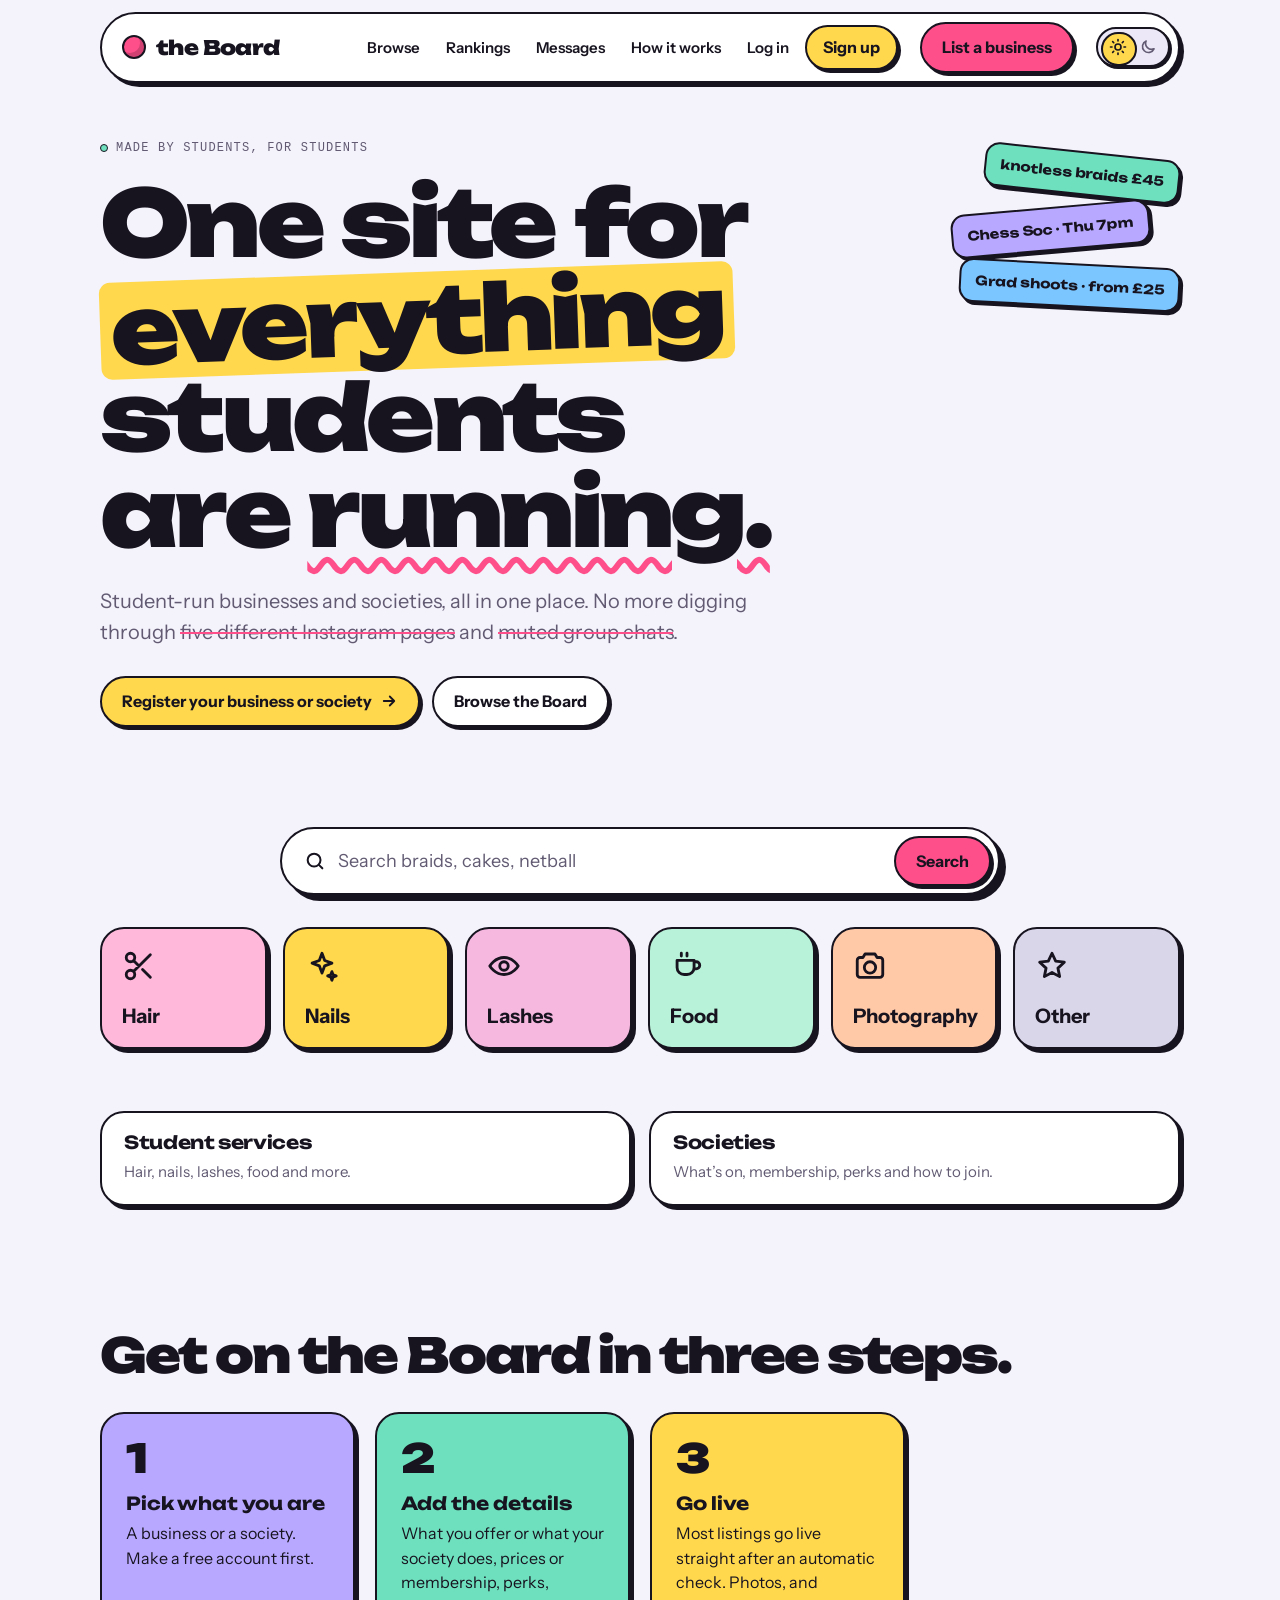
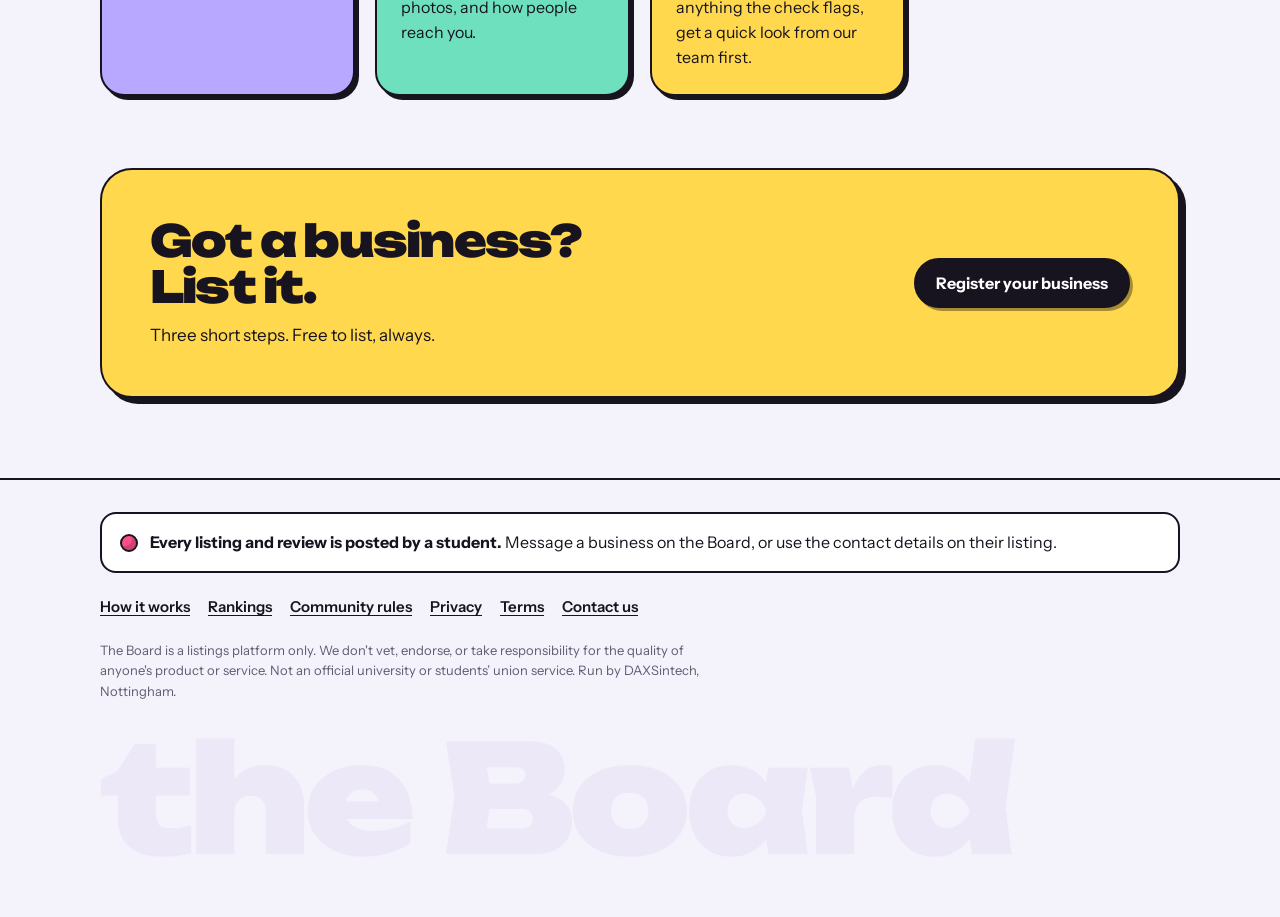
<file: index.html>
<!doctype html>
<html lang="en">
<head>
<meta charset="utf-8">
<script src="js/theme-boot.js"></script>
<meta name="viewport" content="width=device-width, initial-scale=1, viewport-fit=cover">
<meta name="color-scheme" content="light dark">
<title>the Board | Student businesses and societies</title>
<meta name="description" content="One place to find student-run businesses and societies: hair, nails, lashes, food, photography and more.">
<link rel="preload" href="fonts/instrument-sans-latin-400-normal.woff2" as="font" type="font/woff2" crossorigin>
<script src="js/vendor/supabase-2.119.0.js" defer></script>
<script src="js/core.js" defer></script>
<script src="js/home.js" defer></script>
<link rel="stylesheet" href="css/board.css">
</head>
<body data-page="home">

<header id="site-header"></header>

<main id="top">
  <section class="hero wrap">
    <div class="eyebrow"><i aria-hidden="true"></i>Made by students, for students</div>
    <h1>One site for <span class="hl">everything</span> students are <span class="sq">running.</span></h1>
    <p class="lede">Student-run businesses and societies, all in one place. No more digging through <s>five different Instagram pages</s> and <s>muted group chats</s>.</p>
    <div class="hero-ctas">
      <button class="btn" type="button" data-open-register>Register your business or society
        <svg width="18" height="18" viewBox="0 0 24 24" fill="none" stroke="currentColor" stroke-width="2.4" stroke-linecap="round" stroke-linejoin="round" aria-hidden="true"><path d="M5 12h14M13 6l6 6-6 6"/></svg>
      </button>
      <a class="btn ghost" href="#browse">Browse the Board</a>
    </div>
    <div class="stickers" aria-hidden="true">
      <div class="sticker a">knotless braids £45</div>
      <div class="sticker b">Chess Soc · Thu 7pm</div>
      <div class="sticker c">Grad shoots · from £25</div>
    </div>
  </section>

  <div class="marquee" id="marquee" role="region" aria-label="Top rated businesses" hidden><a class="mq-label" href="/rankings.html">Top rated<u>See rankings</u></a><ul class="sr" id="mq-list"></ul><div class="mq-scroll" aria-hidden="true"><div class="track" id="track"></div></div></div>

  <section class="wrap browse" id="browse" aria-labelledby="browse-h">
    <h2 class="sr" id="browse-h">Browse the Board</h2>

    <form class="search" role="search" id="search-form">
      <svg width="22" height="22" viewBox="0 0 24 24" fill="none" stroke="currentColor" stroke-width="2.2" stroke-linecap="round" stroke-linejoin="round" aria-hidden="true"><circle cx="11" cy="11" r="7"/><path d="M20 20l-3.5-3.5"/></svg>
      <label class="sr" for="q">Search the Board</label>
      <input id="q" type="search" placeholder="Search braids, cakes, netball" autocomplete="off">
      <button class="btn pink" type="submit">Search</button>
    </form>

    <div class="tiles" id="tiles" role="group" aria-label="Filter student services by category"></div>
    <div class="filter-note" id="filter-note" hidden></div>
    <div class="subs" id="subs" role="group" aria-label="Type" hidden></div>
    <div class="promo-c" id="promo-c" hidden></div>

    <div class="lanes" id="lanes" role="tablist" aria-label="Board sections"></div>
    <p class="sr" id="status" aria-live="polite"></p>
    <div class="grid" id="grid" role="tabpanel"></div>
  </section>

  <section class="wrap how" id="how" aria-labelledby="how-h">
    <h2 id="how-h">Get on the Board in three steps.</h2>
    <div class="step"><b>1</b><h3>Pick what you are</h3><p>A business or a society. Make a free account first.</p></div>
    <div class="step"><b>2</b><h3>Add the details</h3><p>What you offer or what your society does, prices or membership, perks, photos, and how people reach you.</p></div>
    <div class="step"><b>3</b><h3>Go live</h3><p>Most listings go live straight after an automatic check. Photos, and anything the check flags, get a quick look from our team first.</p></div>
  </section>

  <section class="wrap" aria-labelledby="join-h">
    <div class="banner">
      <div>
        <h2 id="join-h">Got a business? List it.</h2>
        <p>Three short steps. Free to list, always.</p>
      </div>
      <button class="btn dark" type="button" data-open-register>Register your business</button>
    </div>
  </section>
</main>

<footer id="site-footer"></footer>

<div class="overlay" id="overlay" hidden>
  <div class="sheet" id="sheet" role="dialog" aria-modal="true" aria-labelledby="sheet-title">
    <div class="sheet-head">
      <h2 id="sheet-title" tabindex="-1">Register</h2>
      <button class="x" id="close" type="button" aria-label="Close">
        <svg width="16" height="16" viewBox="0 0 24 24" fill="none" stroke="currentColor" stroke-width="2.6" stroke-linecap="round" aria-hidden="true"><path d="M6 6l12 12M18 6L6 18"/></svg>
      </button>
    </div>
    <div class="progress" aria-hidden="true"><i></i><i></i><i></i><i></i></div>
    <div id="step"></div>
  </div>
</div>

<noscript><div class="wrap" style="padding-block:24px">The Board needs JavaScript to show listings.</div></noscript>

</body>
</html>
</file>
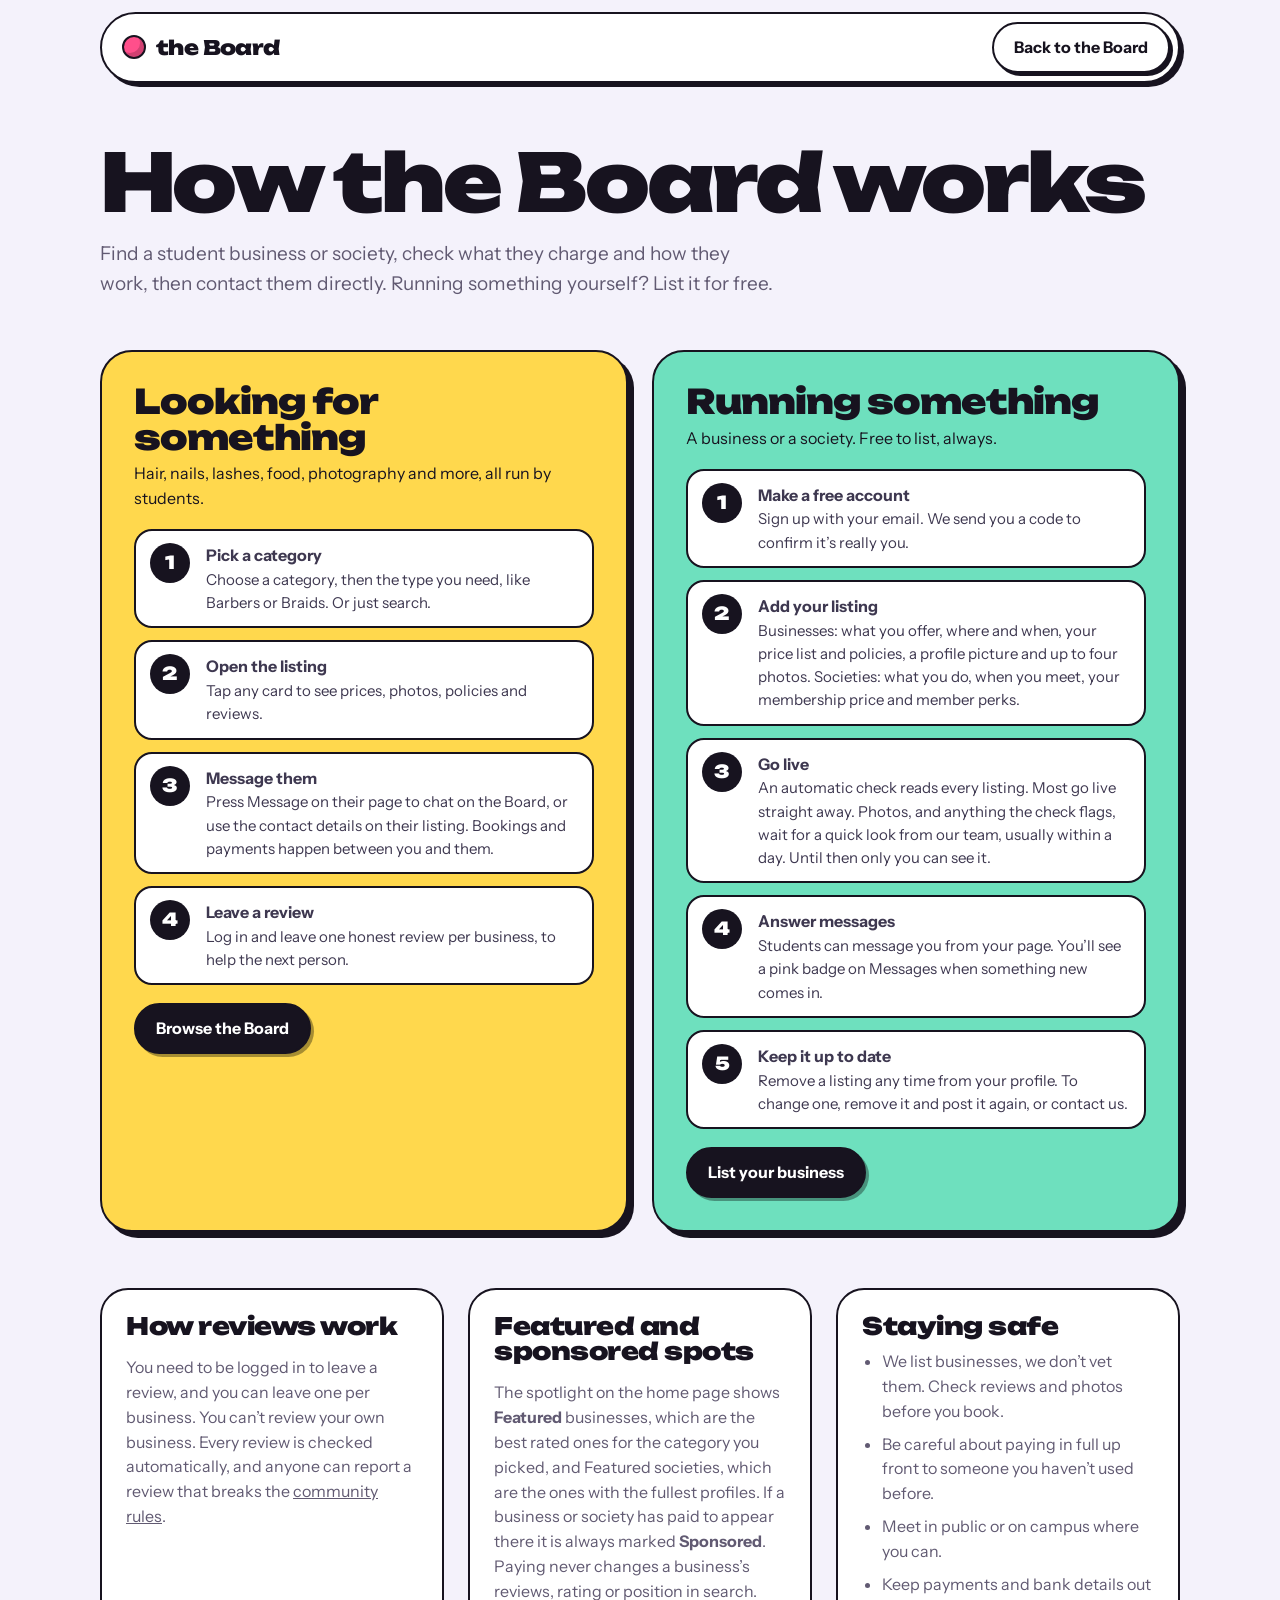
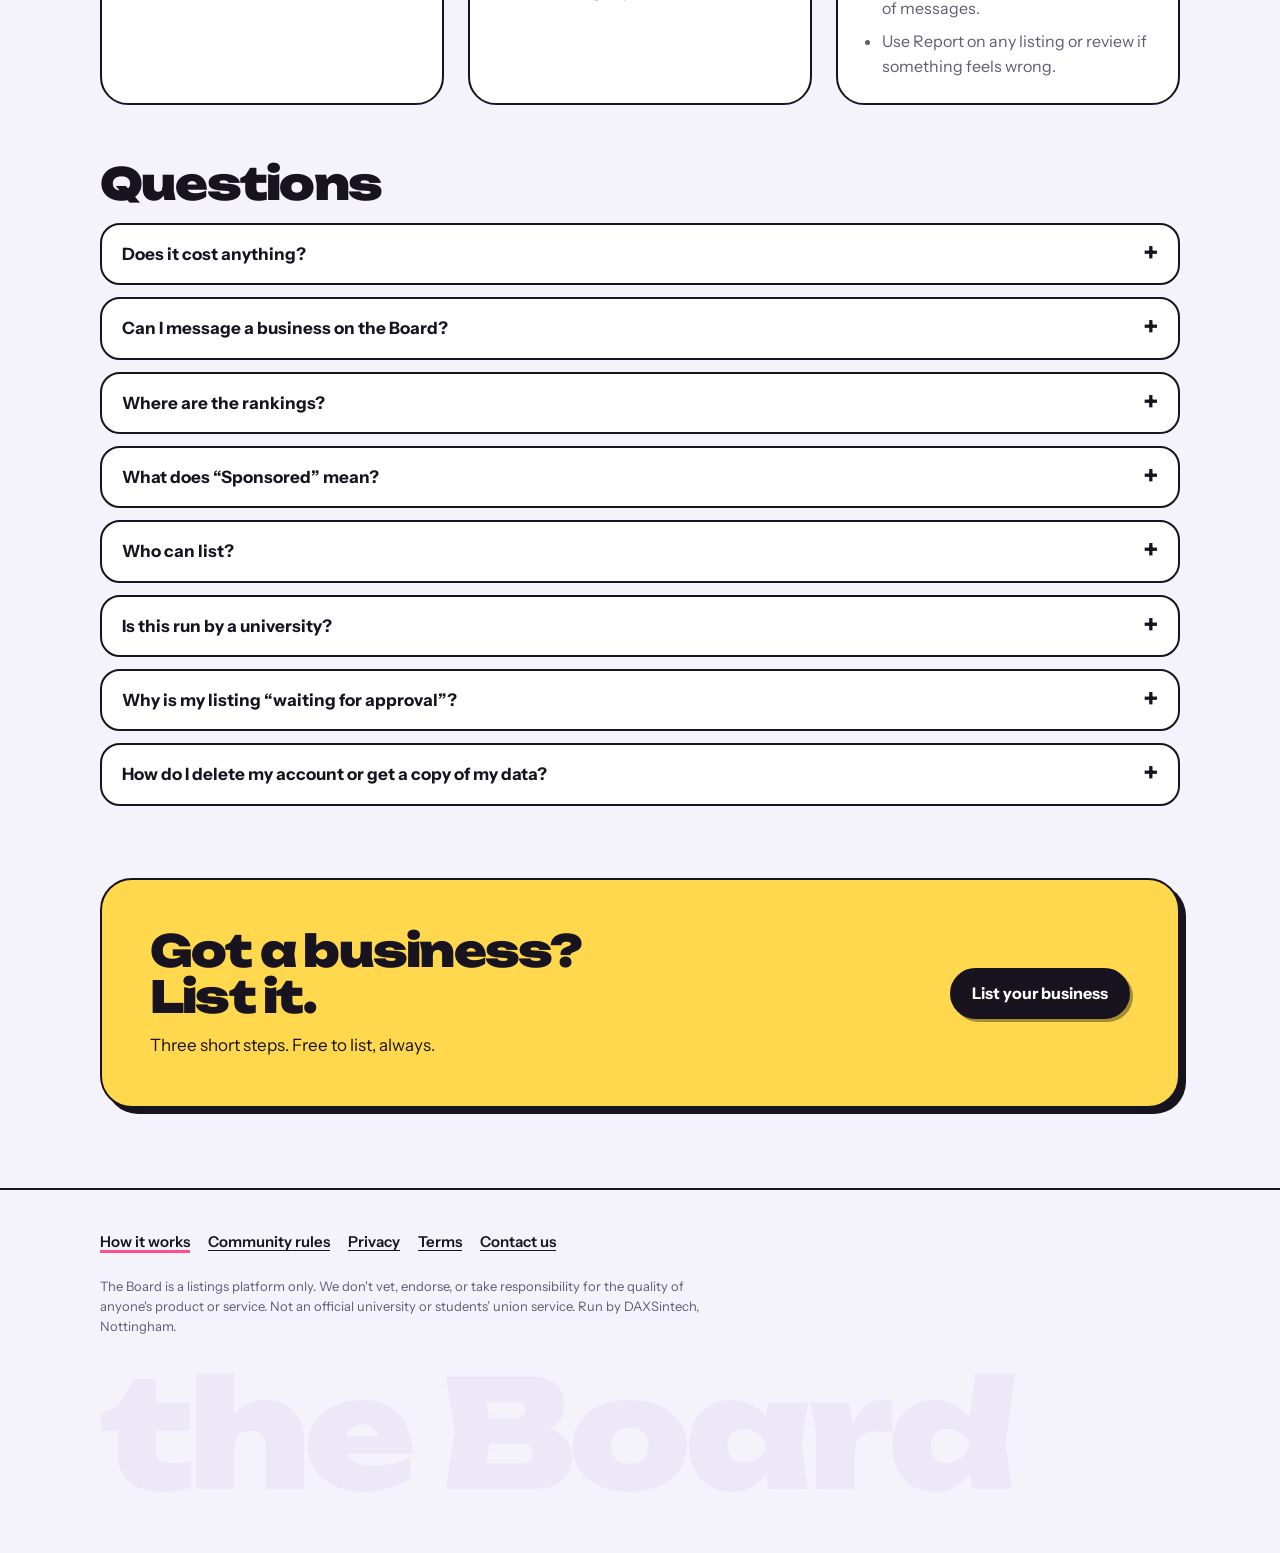
<file: how-it-works.html>
<!doctype html>
<html lang="en">
<head>
<meta charset="utf-8">
<script src="js/theme-boot.js"></script>
<meta name="viewport" content="width=device-width, initial-scale=1, viewport-fit=cover">
<meta name="color-scheme" content="light dark">
<title>How it works | the Board</title>
<meta name="description" content="How finding, reviewing and listing work on the Board.">
<link rel="preload" href="fonts/instrument-sans-latin-400-normal.woff2" as="font" type="font/woff2" crossorigin>
<link rel="stylesheet" href="css/styles.css">
</head>
<body>

<header class="bar sbar">
  <div class="wrap">
    <div class="pill">
      <a class="logo" href="/"><span class="pin" aria-hidden="true"></span>the Board</a>
      <a class="btn ghost" href="/#browse">Back to the Board</a>
    </div>
  </div>
</header>

<main id="top">
  <section class="wrap page-hero">
    <h1>How the Board works</h1>
    <p>Find a student business or society, check what they charge and how they work, then contact them directly. Running something yourself? List it for free.</p>
  </section>

  <section class="wrap paths" aria-label="Two ways to use the Board">
    <div class="path" id="students" style="background:var(--butter)">
      <h2>Looking for something</h2>
      <p>Hair, nails, lashes, food, photography and more, all run by students.</p>
      <ol>
        <li><span><b>Pick a category</b><span>Choose a category, then the type you need, like Barbers or Braids. Or just search.</span></span></li>
        <li><span><b>Open the listing</b><span>Tap any card to see prices, photos, policies and reviews.</span></span></li>
        <li><span><b>Message them</b><span>Press Message on their page to chat on the Board, or use the contact details on their listing. Bookings and payments happen between you and them.</span></span></li>
        <li><span><b>Leave a review</b><span>Log in and leave one honest review per business, to help the next person.</span></span></li>
      </ol>
      <a class="btn dark" href="/#browse">Browse the Board</a>
    </div>
    <div class="path" id="businesses" style="background:var(--mint)">
      <h2>Running something</h2>
      <p>A business or a society. Free to list, always.</p>
      <ol>
        <li><span><b>Make a free account</b><span>Sign up with your email. We send you a code to confirm it’s really you.</span></span></li>
        <li><span><b>Add your listing</b><span>Businesses: what you offer, where and when, your price list and policies, a profile picture and up to four photos. Societies: what you do, when you meet, your membership price and member perks.</span></span></li>
        <li><span><b>Go live</b><span>An automatic check reads every listing. Most go live straight away. Photos, and anything the check flags, wait for a quick look from our team, usually within a day. Until then only you can see it.</span></span></li>
        <li><span><b>Answer messages</b><span>Students can message you from your page. You’ll see a pink badge on Messages when something new comes in.</span></span></li>
        <li><span><b>Keep it up to date</b><span>Remove a listing any time from your profile. To change one, remove it and post it again, or contact us.</span></span></li>
      </ol>
      <a class="btn dark" href="/#list">List your business</a>
    </div>
  </section>

  <section class="wrap info">
    <div class="infobox" id="reviews">
      <h2>How reviews work</h2>
      <p>You need to be logged in to leave a review, and you can leave one per business. You can’t review your own business. Every review is checked automatically, and anyone can report a review that breaks the <a href="/rules.html">community rules</a>.</p>
    </div>
    <div class="infobox" id="featured">
      <h2>Featured and sponsored spots</h2>
      <p>The spotlight on the home page shows <b>Featured</b> businesses, which are the best rated ones for the category you picked, and Featured societies, which are the ones with the fullest profiles. If a business or society has paid to appear there it is always marked <b>Sponsored</b>. Paying never changes a business’s reviews, rating or position in search.</p>
    </div>
    <div class="infobox" id="safety">
      <h2>Staying safe</h2>
      <ul>
        <li>We list businesses, we don’t vet them. Check reviews and photos before you book.</li>
        <li>Be careful about paying in full up front to someone you haven’t used before.</li>
        <li>Meet in public or on campus where you can.</li>
        <li>Keep payments and bank details out of messages.</li>
        <li>Use Report on any listing or review if something feels wrong.</li>
      </ul>
    </div>
  </section>

  <section class="wrap faq" id="faq" aria-labelledby="faq-h">
    <h2 id="faq-h">Questions</h2>
    <details><summary>Does it cost anything?</summary><p>No. Browsing, reviewing and listing are all free.</p></details>
    <details><summary>Can I message a business on the Board?</summary><p>Yes. Log in and press Message on their page. Only you and them can read the chat. A pink tick in a circle means sent, a double tick means they’ve read it.</p></details>
    <details><summary>Where are the rankings?</summary><p>On the <a href="/rankings.html">Rankings</a> page: <b>Top this week</b> uses reviews from the last 7 days, and <b>All time</b> uses every review.</p></details>
    <details><summary>What does “Sponsored” mean?</summary><p>The business paid to be shown in the spotlight. Everything else, including search results, ratings and reviews, is the same for every business.</p></details>
    <details><summary>Who can list?</summary><p>Any student aged 16 or over running a business or a society. You need a free account.</p></details>
    <details><summary>Is this run by a university?</summary><p>No. The Board is made by students and run by DAXSintech. It is not an official university or students’ union service.</p></details>
    <details><summary>Why is my listing “waiting for approval”?</summary><p>Either the automatic check flagged something, or you added photos. Our team takes a quick look and approves it, usually within a day.</p></details>
    <details><summary>How do I delete my account or get a copy of my data?</summary><p>Log in, open your profile and use “Delete account”. It removes your account and everything you’ve posted. For a copy of your data, email <a href="mailto:daxsintech@gmail.com">daxsintech@gmail.com</a>.</p></details>
  </section>

  <section class="wrap" aria-labelledby="join-h">
    <div class="banner">
      <div><h2 id="join-h">Got a business? List it.</h2><p>Three short steps. Free to list, always.</p></div>
      <a class="btn dark" href="/#list">List your business</a>
    </div>
  </section>
</main>

<footer>
  <div class="wrap">
    <nav class="flinks" aria-label="About the Board"><a href="/how-it-works.html" aria-current="page">How it works</a><a href="/rules.html">Community rules</a><a href="/privacy.html">Privacy</a><a href="/terms.html">Terms</a><a href="mailto:daxsintech@gmail.com">Contact us</a></nav>
    <small>The Board is a listings platform only. We don't vet, endorse, or take responsibility for the quality of anyone's product or service. Not an official university or students’ union service. Run by DAXSintech, Nottingham.</small>
    <div class="big" aria-hidden="true">the Board</div>
  </div>
</footer>

</body>
</html>
</file>
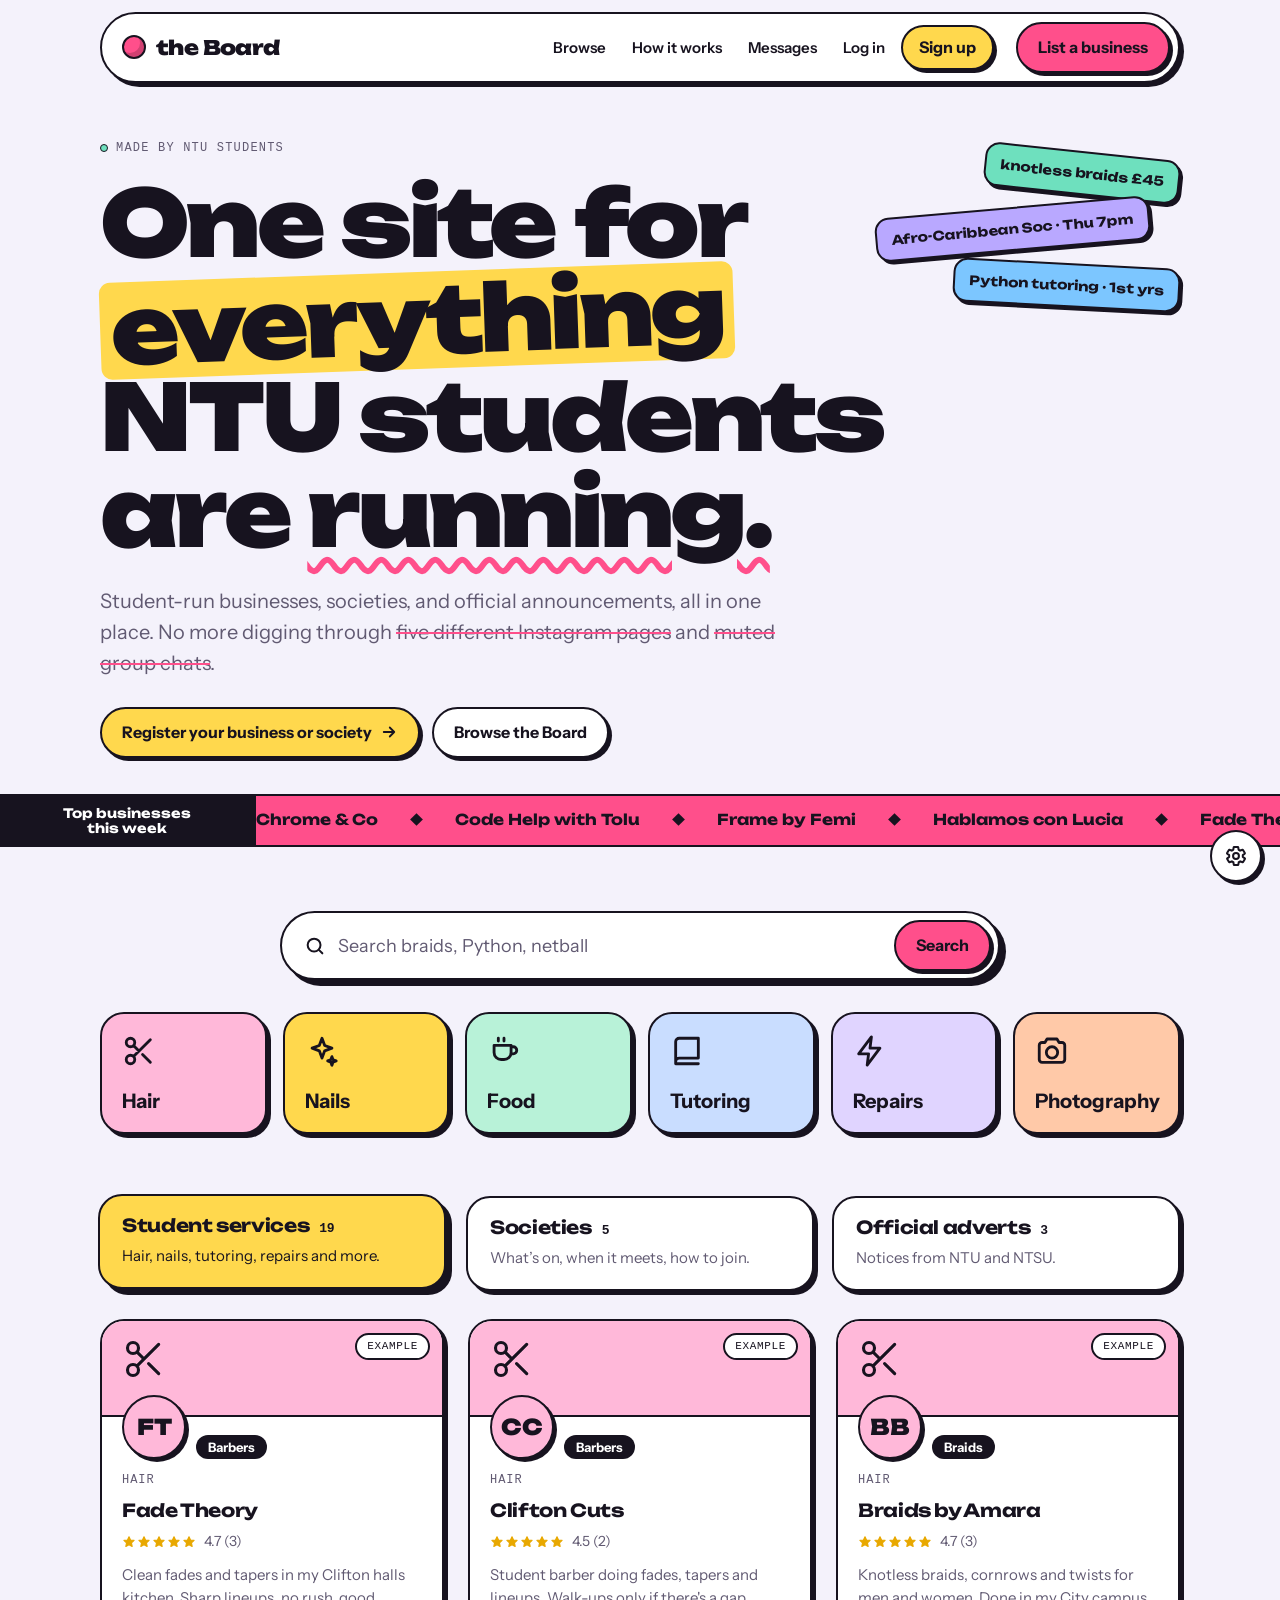
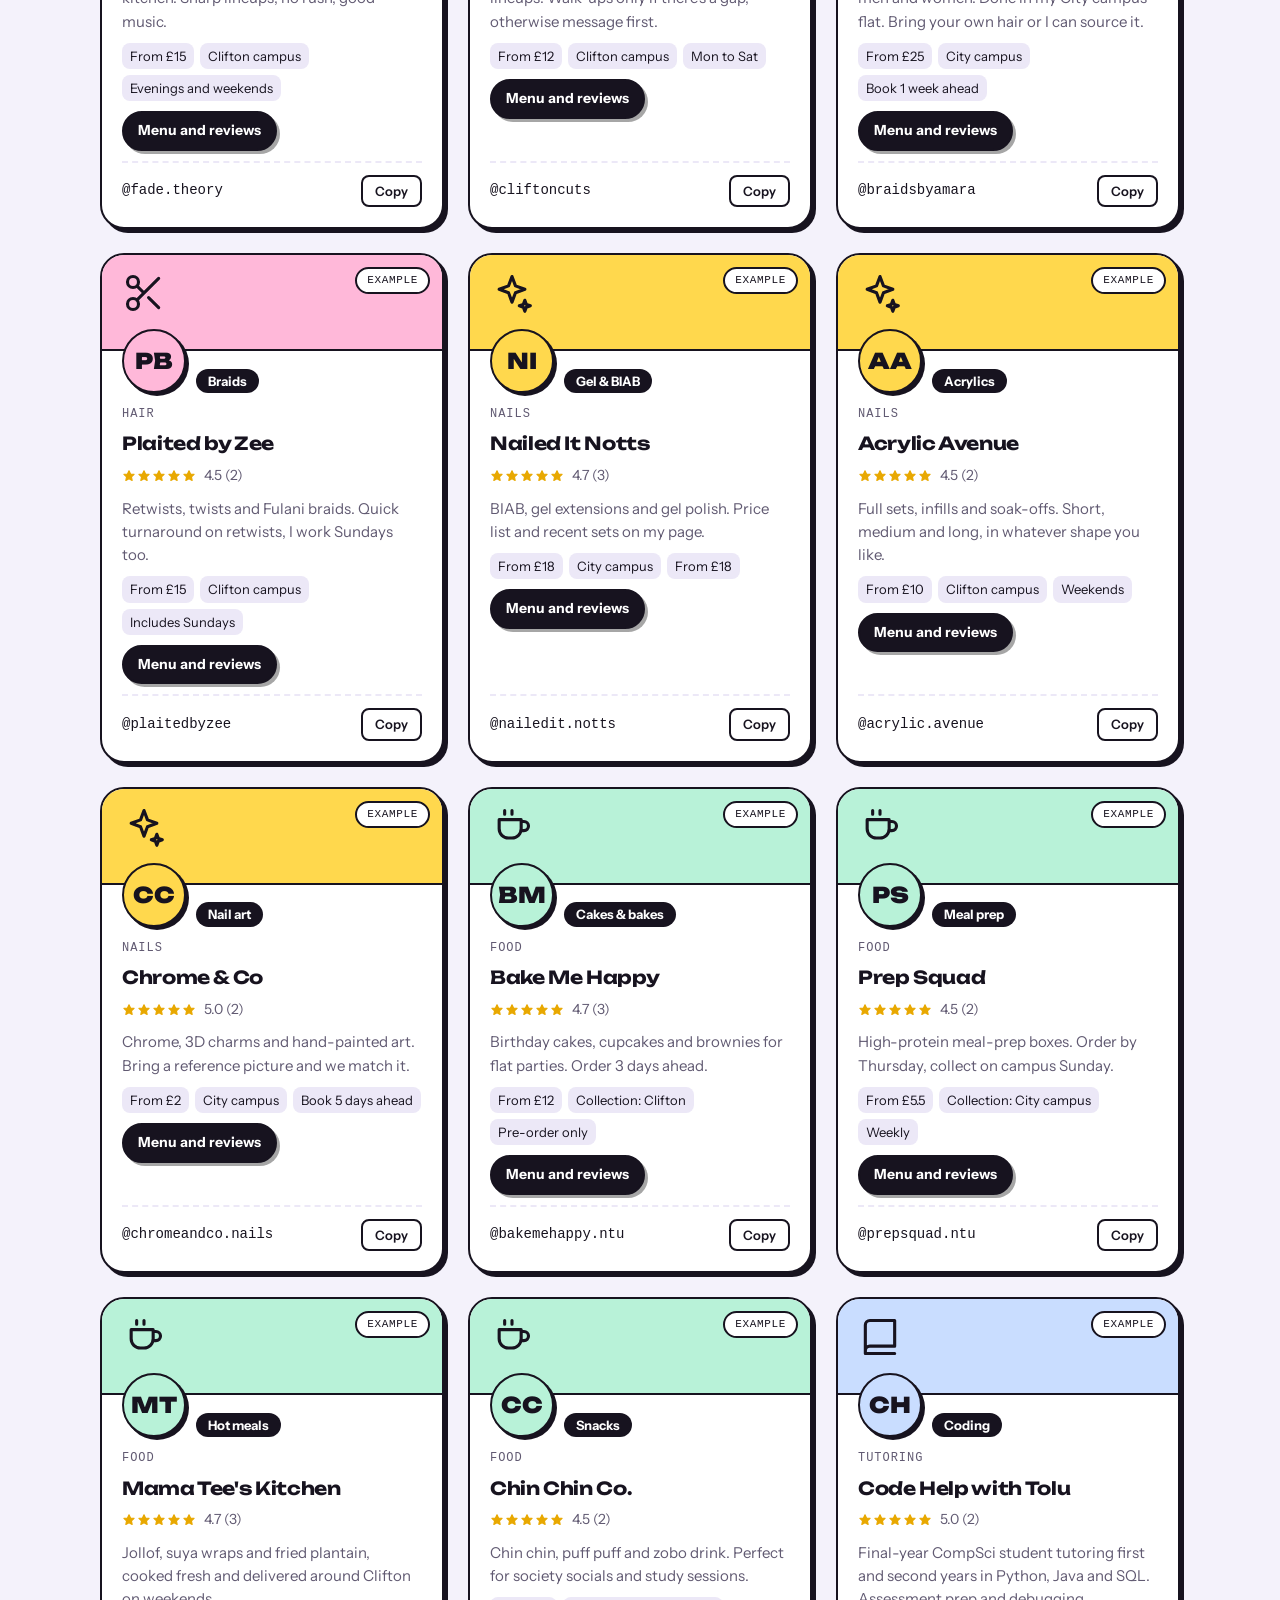
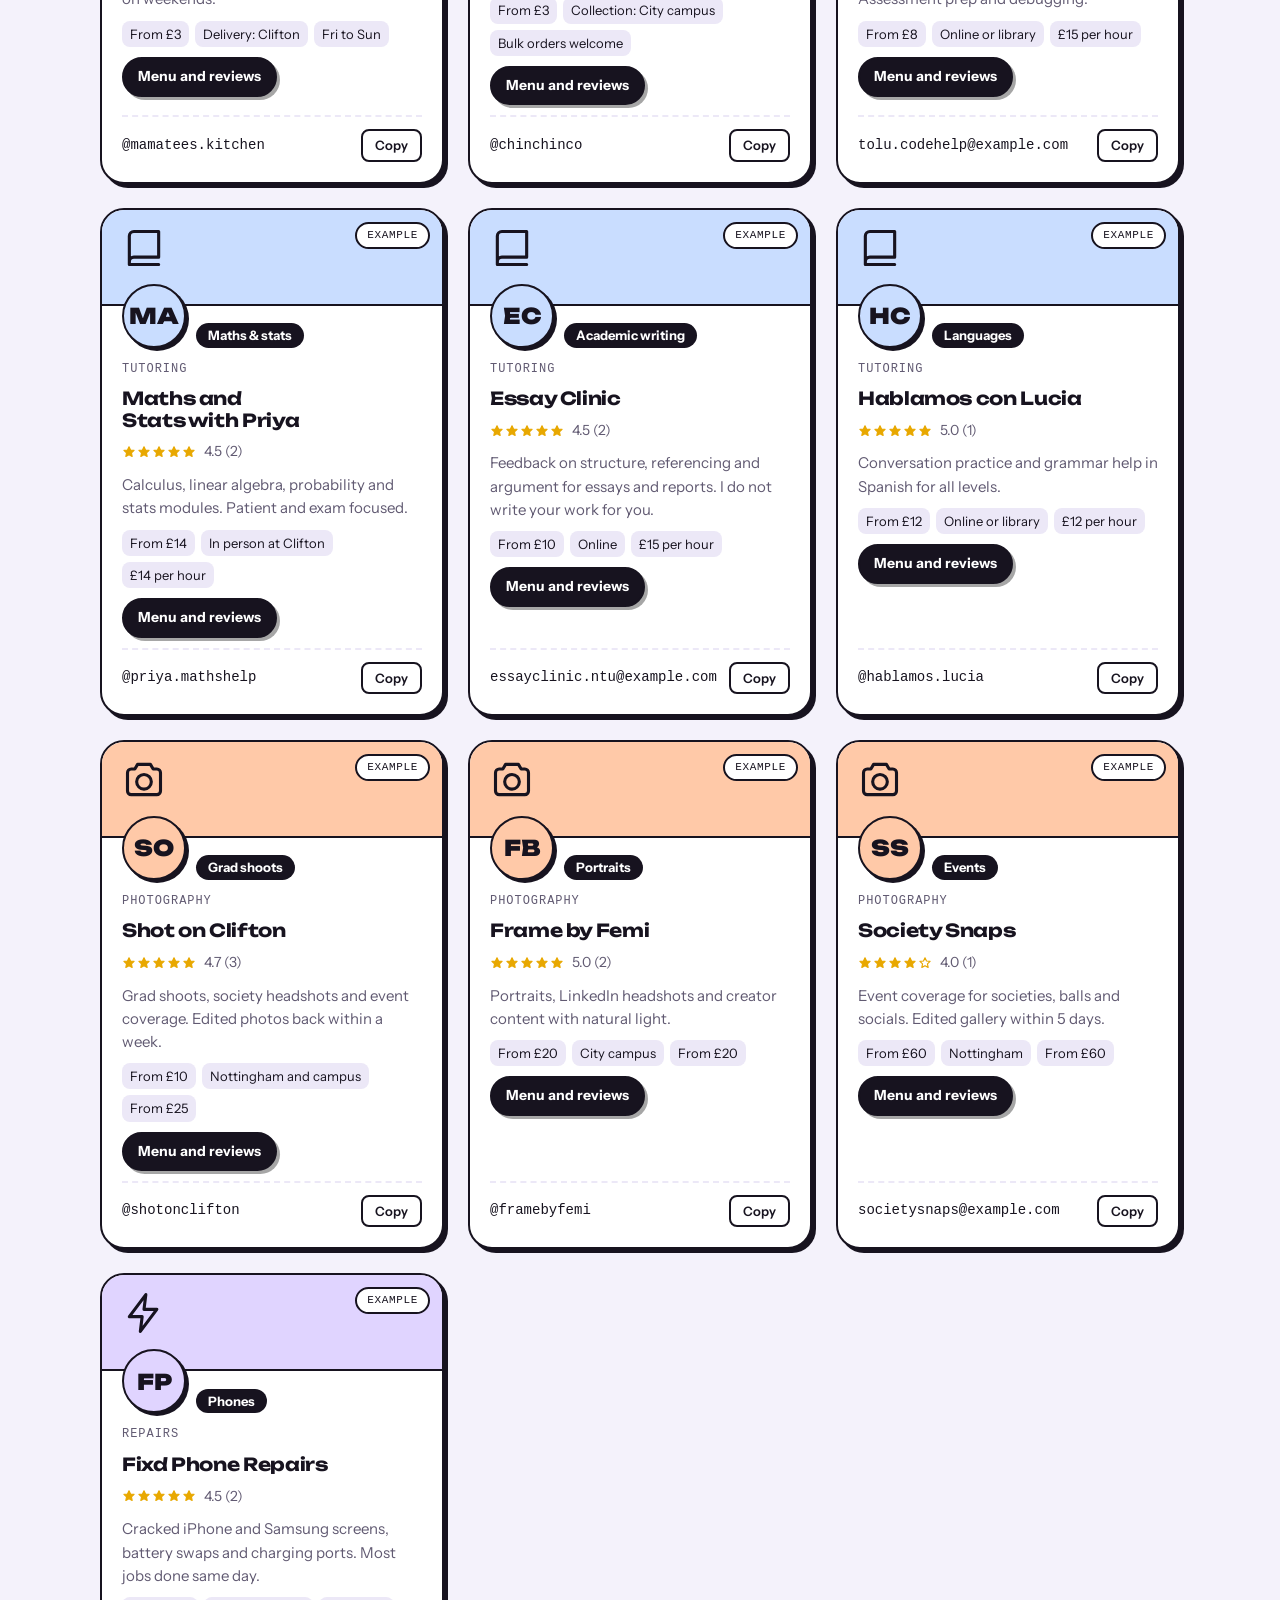
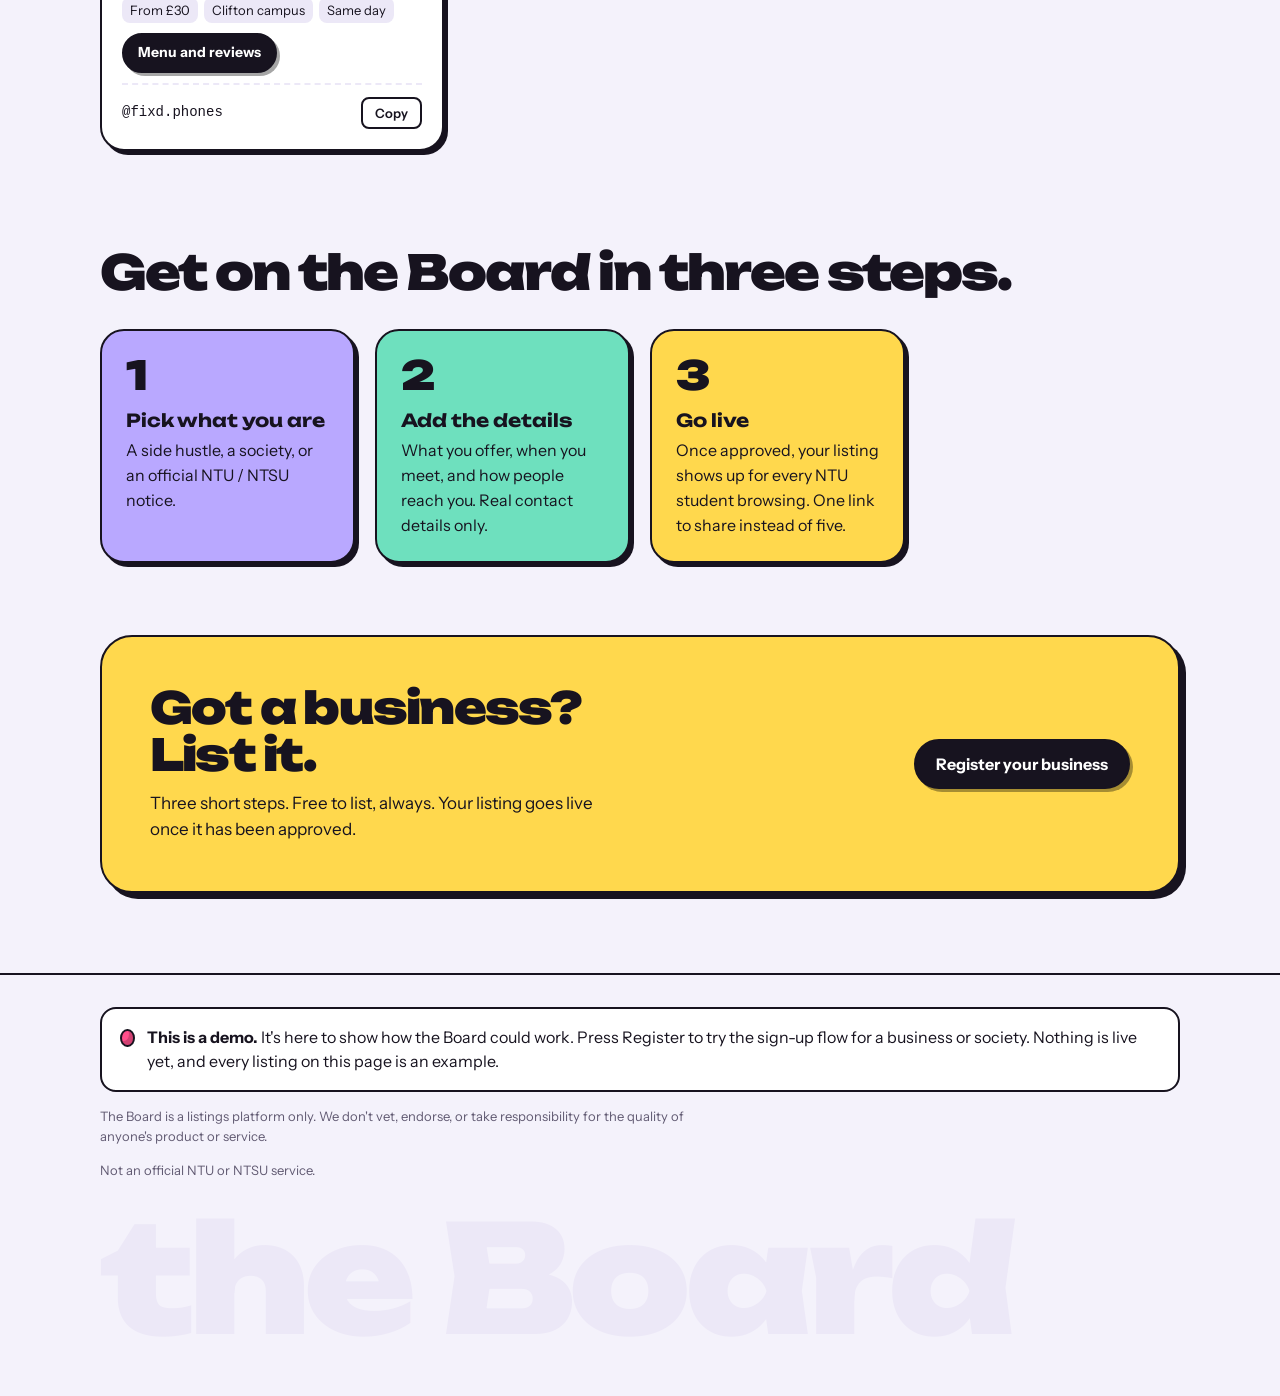
<file: index (1).html>
<!doctype html>
<html lang="en">
<head>
<meta charset="utf-8">
<script>(function(){try{var t=localStorage.getItem('board-theme');if(t==='light'||t==='dark')document.documentElement.setAttribute('data-theme',t)}catch(e){}})();</script>
<meta name="viewport" content="width=device-width, initial-scale=1, viewport-fit=cover">
<meta name="color-scheme" content="light dark">
<title>the Board | NTU student businesses, societies and notices</title>
<meta name="description" content="One place to find student-run businesses, societies and official announcements at NTU.">
<link rel="preconnect" href="https://fonts.googleapis.com">
<link rel="preconnect" href="https://fonts.gstatic.com" crossorigin>
<link rel="stylesheet" href="https://fonts.googleapis.com/css2?family=Unbounded:wght@700;900&family=Instrument+Sans:wght@400;500;600;700&display=swap">
<style>
/* ===== Tokens ===== */
:root{
  --bg:#F4F2FB; --surface:#FFFFFF; --ink:#17131F; --muted:#615A72; --line:#17131F; --shadow:#17131F; --chip:#ECE8F7;
  --pink:#FF4F8B; --butter:#FFD84D; --mint:#6EE0BE; --lilac:#B9A8FF; --sky:#7CC6FF; --onpop:#17131F;
  --radius:24px;
  --display:"Unbounded","Arial Black",system-ui,sans-serif;
  --body:"Instrument Sans",system-ui,-apple-system,"Segoe UI",sans-serif;
  --mono:ui-monospace,SFMono-Regular,Menlo,Consolas,monospace;
}
@media (prefers-color-scheme:dark){
  :root:not([data-theme="light"]){
    --bg:#120F19; --surface:#1D1828; --ink:#F3F0FA; --muted:#A79FBA; --line:#F3F0FA; --shadow:#000000; --chip:#2A2338;
    --pink:#FF6A9C;
  }
}
:root[data-theme="dark"]{
  --bg:#120F19; --surface:#1D1828; --ink:#F3F0FA; --muted:#A79FBA; --line:#F3F0FA; --shadow:#000000; --chip:#2A2338;
  --pink:#FF6A9C;
}

/* ===== Base ===== */
*{box-sizing:border-box}
html{scroll-behavior:smooth;scroll-padding-top:96px;scrollbar-color:var(--muted) var(--bg)}
body{margin:0;background:var(--bg);color:var(--ink);font-family:var(--body);font-size:16px;line-height:1.55;-webkit-font-smoothing:antialiased}
::selection{background:var(--pink);color:var(--onpop)}
input,textarea,select{caret-color:var(--pink)}
h1,h2,h3{font-family:var(--display);margin:0;line-height:1.05;text-wrap:balance}
a{color:inherit}
button{font:inherit;color:inherit;cursor:pointer}
:focus-visible{outline:3px solid var(--pink);outline-offset:3px}
.wrap{max-width:1120px;margin:0 auto;padding-inline:20px}
.sr{position:absolute;width:1px;height:1px;overflow:hidden;clip:rect(0 0 0 0);white-space:nowrap}
svg{display:block;flex:none}

/* ===== Buttons ===== */
.btn{display:inline-flex;align-items:center;justify-content:center;gap:8px;border:2px solid var(--line);border-radius:999px;padding:11px 20px;font-weight:700;background:var(--butter);color:var(--onpop);box-shadow:3px 3px 0 var(--shadow);text-decoration:none;transition:transform .12s,box-shadow .12s}
.btn:hover{transform:translate(-2px,-2px);box-shadow:5px 5px 0 var(--shadow)}
.btn:active{transform:translate(2px,2px);box-shadow:1px 1px 0 var(--shadow)}
.btn.pink{background:var(--pink)}
.btn.ghost{background:var(--surface);color:var(--ink)}
.btn.dark{background:#17131F;color:#FFFFFF;border-color:#17131F;box-shadow:3px 3px 0 rgba(0,0,0,.35)}
.btn[disabled]{opacity:.5;cursor:not-allowed;transform:none;box-shadow:none}

/* ===== Header (option C pill) ===== */
.bar{position:sticky;top:0;z-index:20;background:var(--bg);padding-block:12px}
.pill{display:flex;align-items:center;justify-content:space-between;gap:12px;border:2px solid var(--line);border-radius:999px;background:var(--surface);padding:8px 8px 8px 20px;box-shadow:4px 4px 0 var(--shadow)}
.logo{display:flex;align-items:center;gap:10px;font-family:var(--display);font-weight:900;font-size:20px;letter-spacing:-.03em;text-decoration:none}
.pin{width:24px;height:24px;border-radius:50%;background:var(--pink);border:2px solid var(--line);box-shadow:inset -4px -4px 0 rgba(0,0,0,.18)}
.nav{display:flex;align-items:center;gap:22px;white-space:nowrap}
.nav a.l{font-weight:600;font-size:15px;text-decoration:none;padding:8px 2px}
.nav a.l:hover{text-decoration:underline;text-underline-offset:4px}
.authnav{display:inline-flex;align-items:center;gap:14px}
.authnav .me{display:inline-flex;align-items:center;gap:8px;font-weight:600;font-size:14px}
.authnav .me .av{box-shadow:none}
.authnav .btn{padding:8px 16px}
.logo{white-space:nowrap}
@media (max-width:640px){.nav a.l,.authnav .navbtn,.authnav .me span:last-child,.listbtn{display:none}.nav{gap:10px}.pill{border-radius:24px;padding:8px 10px 8px 16px}.authnav .btn{padding:8px 14px}}

/* ===== Hero (friend's theme) ===== */
.hero{position:relative;padding-block:44px 36px}
.eyebrow{display:flex;flex-wrap:wrap;gap:8px;align-items:center;font-family:var(--mono);font-size:12px;letter-spacing:.1em;text-transform:uppercase;color:var(--muted)}
.eyebrow i{width:8px;height:8px;border-radius:50%;background:var(--mint);border:1.5px solid var(--line)}
.hero h1{font-size:clamp(40px,8.4vw,92px);font-weight:900;letter-spacing:-.04em;margin-top:18px;max-width:14ch}
.hero h1 .hl{display:inline-block;background:var(--butter);color:var(--onpop);padding:0 .12em;border-radius:.12em;transform:rotate(-2deg)}
.hero h1 .sq{text-decoration:underline wavy var(--pink);text-decoration-thickness:.07em;text-underline-offset:.12em}
.lede{font-size:clamp(17px,2.2vw,20px);max-width:52ch;margin:24px 0 0;color:var(--muted)}
.lede s{text-decoration-color:var(--pink);text-decoration-thickness:2px}
.hero-ctas{display:flex;flex-wrap:wrap;gap:12px;margin-top:28px}
.stickers{position:absolute;right:20px;top:56px;display:flex;flex-direction:column;gap:12px;align-items:flex-end;pointer-events:none}
.sticker{font-family:var(--display);font-weight:700;font-size:13px;padding:10px 14px;border:2px solid var(--line);border-radius:14px;color:var(--onpop);box-shadow:3px 3px 0 var(--shadow)}
.sticker.a{background:var(--mint);transform:rotate(6deg)}
.sticker.b{background:var(--lilac);transform:rotate(-5deg);margin-right:30px}
.sticker.c{background:var(--sky);transform:rotate(3deg)}
@media (max-width:900px){.stickers{display:none}}

/* ===== Marquee ===== */
.marquee{display:flex;align-items:stretch;border-block:2px solid var(--line);background:var(--pink);color:var(--onpop);overflow:hidden;white-space:nowrap}
.mq-label{flex:0 0 20%;display:flex;flex-direction:column;align-items:center;justify-content:center;text-align:center;line-height:1.15;padding:10px 10px;background:#17131F;color:#fff;font-family:var(--display);font-weight:700;font-size:13px;letter-spacing:0;border-right:2px solid var(--line);z-index:1;white-space:normal}
.mq-scroll{flex:1;min-width:0;overflow:hidden}
.track{display:inline-flex;padding-block:12px;font-family:var(--display);font-weight:700;font-size:15px;animation:slide 40s linear infinite}
.track span{display:inline-flex;align-items:center}
.track span::after{content:"";width:9px;height:9px;background:var(--onpop);transform:rotate(45deg);margin-inline:34px}
@keyframes slide{to{transform:translateX(-50%)}}
.lbl{font-weight:600;font-size:14px}

/* ===== Browse: search, tiles, lanes ===== */
.browse{padding-top:64px}
.search{display:flex;align-items:center;gap:10px;max-width:720px;margin:0 auto;border:2px solid var(--line);border-radius:999px;background:var(--surface);padding:7px 7px 7px 22px;box-shadow:6px 6px 0 var(--shadow)}
.search input{flex:1;min-width:0;height:48px;border:0;background:transparent;color:var(--ink);font:inherit;font-size:18px;outline:none}
.search input::placeholder{color:var(--muted)}
.search:focus-within{outline:3px solid var(--pink);outline-offset:3px}
.tiles{display:grid;grid-template-columns:repeat(auto-fit,minmax(160px,1fr));gap:16px;margin-top:32px}
.tile{display:flex;flex-direction:column;align-items:flex-start;gap:22px;text-align:left;border:2px solid var(--line);border-radius:var(--radius);padding:20px;color:#17131F;box-shadow:4px 4px 0 var(--shadow);transition:transform .12s,box-shadow .12s}
.tile:hover{transform:translate(-2px,-2px);box-shadow:6px 6px 0 var(--shadow)}
.tile[aria-pressed="true"]{outline:3px solid var(--pink);outline-offset:3px;transform:translate(-2px,-2px)}
.tile b{font-family:var(--body);font-weight:700;font-size:20px;line-height:1.1}
.filter-note{display:flex;align-items:center;gap:10px;margin-top:18px;color:var(--muted);font-size:15px}
.link{background:none;border:0;padding:6px 2px;text-decoration:underline;text-underline-offset:3px;font-weight:600;color:var(--ink)}
.lanes{display:grid;grid-template-columns:repeat(auto-fit,minmax(240px,1fr));gap:18px;margin-top:44px}
.lane{text-align:left;border:2px solid var(--line);border-radius:var(--radius);background:var(--surface);color:var(--ink);padding:20px 22px;display:flex;flex-direction:column;gap:8px;box-shadow:4px 4px 0 var(--shadow);transition:transform .12s,box-shadow .12s,background .12s}
.lane:hover{transform:translate(-2px,-2px);box-shadow:6px 6px 0 var(--shadow)}
.lane h3{font-size:18px;font-weight:700;letter-spacing:-.02em;display:flex;justify-content:space-between;gap:10px;align-items:baseline}
.lane .n{font-family:var(--mono);font-size:13px;font-variant-numeric:tabular-nums}
.lane p{margin:0;font-size:15px;color:var(--muted)}
.lane[aria-selected="true"]{background:var(--c);color:var(--onpop);transform:translate(-2px,-2px);box-shadow:6px 6px 0 var(--shadow)}
.lane[aria-selected="true"] p{color:var(--onpop)}

/* ===== Cards ===== */
.grid{display:grid;grid-template-columns:repeat(auto-fill,minmax(270px,1fr));gap:24px;margin-top:28px}
.card{display:flex;flex-direction:column;min-width:0;background:var(--surface);border:2px solid var(--line);border-radius:var(--radius);overflow:hidden;box-shadow:4px 4px 0 var(--shadow)}
.card-head{position:relative;height:96px;display:flex;align-items:flex-start;padding:16px 20px 0;color:#17131F;border-bottom:2px solid var(--line)}
.ex{position:absolute;top:12px;right:12px;font-family:var(--mono);font-size:11px;letter-spacing:.06em;text-transform:uppercase;background:#FFFFFF;color:#17131F;border:2px solid #17131F;border-radius:999px;padding:3px 10px}
.card-body{display:flex;flex-direction:column;gap:10px;padding:18px 20px 20px;flex:1}
.cat{font-family:var(--mono);font-size:12px;letter-spacing:.08em;text-transform:uppercase;color:var(--muted)}
.card h3{font-size:18px;font-weight:700;letter-spacing:-.02em;line-height:1.2}
.card p{margin:0;color:var(--muted);font-size:15px}
.meta{display:flex;flex-wrap:wrap;gap:6px}
.meta span{font-size:13px;background:var(--chip);border-radius:8px;padding:3px 8px}
.contact{margin-top:auto;padding-top:12px;border-top:2px dashed var(--chip);display:flex;justify-content:space-between;align-items:center;gap:8px;min-width:0;font-size:14px}
.contact code{font-family:var(--mono);overflow:hidden;text-overflow:ellipsis;white-space:nowrap;min-width:0}
.copy{border:2px solid var(--line);background:transparent;border-radius:8px;padding:4px 12px;font-size:13px;font-weight:600}
.copy:hover{background:var(--chip)}
.empty{grid-column:1/-1;border:2px dashed var(--muted);border-radius:var(--radius);padding:32px;text-align:center;color:var(--muted)}

/* ===== Three steps ===== */
.how{margin-top:96px;display:grid;grid-template-columns:repeat(auto-fit,minmax(250px,1fr));gap:20px}
.how h2{grid-column:1/-1;font-size:clamp(28px,5vw,48px);font-weight:900;letter-spacing:-.04em;margin-bottom:12px}
.step{border:2px solid var(--line);border-radius:var(--radius);padding:24px;color:#17131F;box-shadow:4px 4px 0 var(--shadow)}
.step:nth-of-type(1){background:var(--lilac)} .step:nth-of-type(2){background:var(--mint)} .step:nth-of-type(3){background:var(--butter)}
.step b{display:block;font-family:var(--display);font-weight:900;font-size:40px;line-height:1}
.step h3{font-size:18px;margin:16px 0 8px}
.step p{margin:0;font-size:16px}

/* ===== Banner ===== */
.banner{margin-top:72px;background:var(--butter);color:#17131F;border:2px solid var(--line);border-radius:32px;box-shadow:6px 6px 0 var(--shadow);padding:clamp(24px,5vw,48px);display:flex;align-items:center;justify-content:space-between;gap:28px;flex-wrap:wrap}
.banner h2{font-size:clamp(28px,4.5vw,44px);font-weight:900;letter-spacing:-.04em;max-width:14ch}
.banner p{margin:12px 0 0;max-width:44ch;font-size:17px}

/* ===== Footer ===== */
footer{margin-top:80px;border-top:2px solid var(--line);padding-block:32px 48px}
footer .wrap{display:grid;gap:14px}
.notice{display:flex;gap:12px;align-items:flex-start;border:2px solid var(--line);border-radius:16px;padding:16px 18px;background:var(--surface)}
.notice .pin{width:18px;height:18px;margin-top:4px}
footer small{display:block;max-width:70ch;color:var(--muted);font-size:13px}
.big{font-family:var(--display);font-weight:900;font-size:clamp(48px,14vw,150px);letter-spacing:-.04em;line-height:.95;color:var(--chip);margin-top:12px;user-select:none}

/* ===== Register sheet ===== */
.overlay{position:fixed;inset:0;z-index:50;display:grid;place-items:center;padding:16px;background:rgba(18,15,25,.6)}
.overlay[hidden]{display:none}
.sheet{background:var(--bg);border:2px solid var(--line);border-radius:28px;box-shadow:6px 6px 0 var(--shadow);width:100%;max-width:520px;max-height:calc(100% - 16px);overflow:auto;padding:24px}
.sheet-head{display:flex;justify-content:space-between;align-items:center;gap:12px}
.sheet h2{font-size:20px;letter-spacing:-.02em;outline:none}
.x{width:40px;height:40px;border:2px solid var(--line);border-radius:50%;background:var(--surface);display:grid;place-items:center}
.theme-fab{position:fixed;right:18px;bottom:18px;z-index:30;width:52px;height:52px;border:2px solid var(--line);border-radius:50%;background:var(--surface);color:var(--ink);display:grid;place-items:center;box-shadow:3px 3px 0 var(--shadow);transition:transform .12s,box-shadow .12s}
.theme-fab:hover{transform:translate(-2px,-2px);box-shadow:5px 5px 0 var(--shadow)}
.theme-fab:active{transform:translate(2px,2px);box-shadow:1px 1px 0 var(--shadow)}
@media (max-width:640px){.theme-fab{right:14px;bottom:14px;width:46px;height:46px}}
.progress{display:flex;gap:6px;margin:16px 0 20px}
.progress i{flex:1;height:6px;border-radius:9px;background:var(--chip)}
.progress i.on{background:var(--pink)}
.choices{display:grid;gap:12px}
.choice{text-align:left;border:2px solid var(--line);background:var(--surface);color:var(--ink);border-radius:18px;padding:14px 16px;display:flex;gap:14px;align-items:center}
.choice[aria-pressed="true"]{background:var(--mint);color:var(--onpop)}
.choice .ic{width:44px;height:44px;border:2px solid #17131F;border-radius:12px;display:grid;place-items:center;color:#17131F}
.choice strong{display:block}
.choice .s{font-size:14px;opacity:.8}
.f{display:grid;gap:6px;margin-bottom:14px}
label{font-weight:600;font-size:14px}
.hint{font-size:12px;color:var(--muted);font-weight:400}
input[type=text],input[type=password],select,textarea{font:inherit;color:var(--ink);background:var(--surface);border:2px solid var(--line);border-radius:12px;padding:10px 12px;width:100%}
textarea{resize:vertical;min-height:84px}
.err{color:var(--pink);font-size:14px;font-weight:600;margin:0}
.row-btns{display:flex;justify-content:space-between;gap:10px;margin-top:18px;flex-wrap:wrap}
.check{display:flex;gap:10px;align-items:flex-start;font-size:14px;font-weight:400;margin-top:18px}
.check input{margin-top:4px;width:18px;height:18px;accent-color:var(--pink);flex:none}
.done{text-align:center;padding:8px 0}
.big-pin{width:72px;height:72px;margin:6px auto 16px;border-radius:50%;background:var(--pink);border:3px solid var(--line);box-shadow:inset -10px -10px 0 rgba(0,0,0,.18)}
.preview-label{font-family:var(--mono);font-size:11px;letter-spacing:.08em;text-transform:uppercase;color:var(--muted);margin-bottom:8px}
.toast{position:fixed;left:50%;bottom:calc(20px + env(safe-area-inset-bottom,0px));transform:translateX(-50%);background:var(--ink);color:var(--bg);padding:10px 18px;border-radius:999px;font-weight:600;font-size:14px;z-index:60}
.toast[hidden]{display:none}

@media (prefers-reduced-motion:reduce){
  html{scroll-behavior:auto}
  .track{animation:none}
  .btn,.tile,.lane{transition:none}
}

.card-head.has-photo{height:190px;padding:0;background:var(--surface-2,#2a2438)!important}
.card-head .shot{position:absolute;inset:0;width:100%;height:100%;object-fit:cover;border:0;padding:0;margin:0;background:none;cursor:zoom-in;display:block}
.card-head .shot img{width:100%;height:100%;object-fit:cover;display:block}
.card-head .shot:focus-visible{outline:3px solid var(--pink);outline-offset:-5px}
.card-head .pc{position:absolute;left:10px;bottom:10px;background:#17131F;color:#fff;border:2px solid #fff;border-radius:999px;font:700 12px/1 ui-monospace,SFMono-Regular,Menlo,monospace;padding:6px 9px;pointer-events:none}
.photos{display:grid;grid-template-columns:repeat(auto-fill,minmax(84px,1fr));gap:10px;margin-top:10px}
.photos .ph{position:relative;aspect-ratio:1;border:2px solid var(--line);border-radius:12px;overflow:hidden;background:var(--surface-2,#2a2438)}
.photos .ph img{width:100%;height:100%;object-fit:cover;display:block}
.photos .ph button{position:absolute;top:4px;right:4px;width:28px;height:28px;border-radius:50%;border:2px solid #17131F;background:#fff;color:#17131F;font:700 16px/1 inherit;cursor:pointer;padding:0;display:grid;place-items:center}
.photos .ph button:focus-visible{outline:3px solid var(--pink);outline-offset:2px}
.addph{display:inline-flex;align-items:center;gap:8px;border:2px dashed var(--line);border-radius:12px;padding:12px 14px;cursor:pointer;font-weight:600}
.addph:hover{border-style:solid}
.addph:focus-within{outline:3px solid var(--pink);outline-offset:2px}
.addph input{position:absolute;opacity:0;width:1px;height:1px}
#lb{position:fixed;inset:0;z-index:100;background:rgba(10,8,16,.92);display:flex;align-items:center;justify-content:center;padding:20px}
#lb[hidden]{display:none}
#lb img{max-width:100%;max-height:82vh;border-radius:12px;border:2px solid #fff;object-fit:contain}
#lb .lbb{position:absolute;border:2px solid #17131F;background:#fff;color:#17131F;border-radius:999px;min-width:44px;height:44px;font:700 18px/1 inherit;cursor:pointer}
#lb .lbb:focus-visible{outline:3px solid var(--pink);outline-offset:3px}
#lb-x{top:16px;right:16px}#lb-p{left:16px;top:50%}#lb-n{right:16px;top:50%}
#lb-c{position:absolute;bottom:18px;left:0;right:0;text-align:center;color:#fff;font:600 13px ui-monospace,monospace}

.btn.sm{padding:7px 14px;font-size:14px;align-self:flex-start}
.rate{display:flex;align-items:center;gap:8px;font-size:14px;color:var(--muted)}
.stars{display:inline-flex;gap:1px;color:#E8A800}
.subs{display:flex;flex-wrap:wrap;gap:8px;margin-top:12px}
.subs[hidden]{display:none}
.chipbtn{border:2px solid var(--line);background:var(--surface);color:var(--ink);border-radius:999px;padding:6px 14px;font-weight:600;font-size:14px}
.chipbtn[aria-pressed="true"]{background:var(--pink);color:var(--onpop)}
.chipbtn:focus-visible{outline:3px solid var(--pink);outline-offset:2px}
.dsheet{max-width:640px}
.dsub{font-family:var(--mono);font-size:12px;letter-spacing:.08em;text-transform:uppercase;color:var(--muted);margin:2px 0 0}
.dsec{margin-top:22px}
.dsec h3{font-size:16px;font-weight:800;letter-spacing:-.01em;margin:0 0 10px}
.dsec h4{font-family:var(--mono);font-size:12px;letter-spacing:.08em;text-transform:uppercase;color:var(--muted);margin:14px 0 6px}
.mrow{display:flex;align-items:baseline;gap:10px;padding:8px 0;border-bottom:2px dashed var(--chip)}
.mrow span:first-child{flex:none}
.mrow i{flex:1;border-bottom:2px dotted var(--chip);transform:translateY(-4px);min-width:12px}
.mrow b{font-variant-numeric:tabular-nums}
.policy{border:2px solid var(--line);border-radius:14px;background:var(--butter);color:#17131F;padding:12px 14px;font-size:14px;font-weight:500}
.rv{border:2px solid var(--line);border-radius:14px;background:var(--surface);padding:12px 14px;margin-bottom:10px}
.rv p{margin:6px 0;font-size:15px}
.rvlock{border:2px dashed var(--line);border-radius:14px;padding:14px;margin-top:14px;font-size:15px}
.rv small{color:var(--muted);font-size:12px}
.rvform{border:2px dashed var(--line);border-radius:14px;padding:14px;margin-top:14px}
.dphotos{display:grid;grid-template-columns:repeat(auto-fill,minmax(100px,1fr));gap:8px;margin-top:14px}
.dphotos button{padding:0;border:2px solid var(--line);border-radius:12px;overflow:hidden;aspect-ratio:1;cursor:zoom-in;background:none}
.dphotos img{width:100%;height:100%;object-fit:cover;display:block}

.av{flex:none;display:inline-grid;place-items:center;width:var(--s);height:var(--s);border-radius:50%;border:2px solid #17131F;overflow:hidden;color:#17131F;box-shadow:3px 3px 0 var(--shadow)}
.av b{font-family:var(--display);font-weight:900;font-size:calc(var(--s)*.34);letter-spacing:0}
.av img{width:100%;height:100%;object-fit:cover;display:block}
.who{display:flex;align-items:flex-end;gap:10px;margin-top:-40px;margin-bottom:2px;flex-wrap:wrap;position:relative}
.svc{display:inline-block;background:#17131F;color:#fff;border-radius:999px;padding:5px 12px;font-weight:700;font-size:13px;line-height:1.1}
.dprof{display:flex;gap:16px;align-items:center;margin-top:8px}
.dprof .dsub{margin:6px 0 0}
.avpick{display:flex;align-items:center;gap:14px;flex-wrap:wrap}
.plist{margin:0;padding-left:20px;display:grid;gap:8px;font-size:15px}
.mrow b{text-align:right}

.hls{display:flex;gap:16px;overflow-x:auto;padding:4px 2px 10px}
.hlb{display:grid;justify-items:center;gap:6px;background:none;border:0;color:var(--ink);font:600 12px/1.2 inherit;min-width:76px;max-width:84px;text-align:center;padding:0}
.hlb .ring{width:72px;height:72px;border-radius:50%;padding:3px;background:conic-gradient(var(--pink),var(--butter),var(--pink));display:grid;place-items:center;transition:transform .12s}
.hlb:hover .ring{transform:scale(1.06)}
.hlb .in{width:100%;height:100%;border-radius:50%;border:3px solid var(--bg);display:grid;place-items:center;color:#17131F}
.hlb:focus-visible{outline:3px solid var(--pink);outline-offset:4px;border-radius:12px}
#story{position:fixed;inset:0;z-index:110;background:rgba(10,8,16,.96);display:flex;align-items:center;justify-content:center;gap:18px}
#story[hidden]{display:none}
.st-card{position:relative;width:min(420px,100vw);height:min(100dvh,780px);border-radius:24px;border:2px solid #fff;overflow:hidden;color:#17131F;display:flex;flex-direction:column;box-shadow:0 20px 60px rgba(0,0,0,.5)}
.st-bars{display:flex;gap:4px;padding:12px 14px 0;position:relative;z-index:2}
.st-bars i{flex:1;height:4px;border-radius:4px;background:rgba(23,19,31,.25)}
.st-bars i.done,.st-bars i.cur{background:#17131F}
.st-bars i.cur{opacity:.85}
.st-top{display:flex;align-items:center;gap:10px;padding:12px 14px;position:relative;z-index:2}
.st-top .av{box-shadow:none;border-color:#17131F}
.st-who{display:grid;line-height:1.2;min-width:0;flex:1}
.st-who b{font-size:15px;overflow:hidden;text-overflow:ellipsis;white-space:nowrap}
.st-who small{font-size:12px;opacity:.8}
.st-x{width:44px;height:44px;border-radius:50%;border:2px solid #17131F;background:#fff;color:#17131F;font:700 24px/1 inherit;cursor:pointer;flex:none;position:relative;z-index:3}
.st-x:focus-visible,.st-arrow:focus-visible{outline:3px solid #17131F;outline-offset:3px}
.st-body{flex:1;display:flex;align-items:center;padding:8px 26px 40px;overflow:auto;position:relative;z-index:1}
.st-slide{width:100%;animation:stin .22s ease-out}
@keyframes stin{from{opacity:0;transform:translateY(8px)}}
.st-k{font-family:var(--mono);font-size:12px;letter-spacing:.1em;text-transform:uppercase;margin:0 0 14px}
.st-h{font-family:var(--display);font-weight:900;font-size:34px;line-height:1.05;letter-spacing:-.03em;margin:0 0 22px}
.st-t{font-family:var(--display);font-weight:700;font-size:clamp(22px,5.5vw,28px);line-height:1.25;letter-spacing:-.02em;margin:0}
.st-row{display:flex;justify-content:space-between;gap:14px;align-items:baseline;padding:14px 0;border-bottom:2px dashed rgba(23,19,31,.35);font-size:17px}
.st-row b{font-family:var(--display);font-size:20px;text-align:right}
.st-zone{position:absolute;top:110px;bottom:0;width:38%;background:none;border:0;cursor:pointer;z-index:2}
.st-l{left:0}.st-r{right:0}
.st-arrow{flex:none;width:48px;height:48px;border-radius:50%;border:2px solid #17131F;background:#fff;color:#17131F;font:700 26px/1 inherit;cursor:pointer}
@media (max-width:560px){#story{gap:0}.st-arrow{display:none}.st-card{border-radius:0;border:0;width:100vw;height:100dvh}}
@media (prefers-reduced-motion:reduce){.st-slide{animation:none}.hlb .ring{transition:none}}

.navbtn{position:relative;background:none;border:0;color:inherit;font:inherit;font-weight:600;font-size:15px;padding:8px 2px;cursor:pointer}
.navbtn:hover{text-decoration:underline;text-underline-offset:4px}
.mbadge[hidden]{display:none}
.mbadge{display:inline-grid;place-items:center;min-width:18px;height:18px;border-radius:9px;background:var(--pink);color:var(--onpop);font:700 11px/1 var(--mono);margin-left:6px;padding:0 5px;border:2px solid var(--line)}
.sr{position:absolute;width:1px;height:1px;overflow:hidden;clip:rect(0 0 0 0)}
.acc{border:2px solid var(--line);border-radius:16px;background:var(--surface);overflow:hidden;padding:0}
.acc-h{width:100%;display:flex;align-items:center;gap:12px;padding:14px 16px;background:none;border:0;color:var(--ink);font:inherit;text-align:left;cursor:pointer}
.acc-h:focus-visible{outline:3px solid var(--pink);outline-offset:-4px}
.acc-n{font-weight:800;font-size:16px}
.acc-s{margin-left:auto;display:inline-flex;align-items:center;gap:6px;font-size:14px;color:var(--muted)}
.chev{transition:transform .15s;flex:none}
.acc-h[aria-expanded="true"] .chev{transform:rotate(180deg)}
.acc-p{padding:0 16px 16px;border-top:2px dashed var(--chip)}
.acc-p[hidden]{display:none}
.bars{display:grid;gap:6px;margin:14px 0}
.rbar{display:grid;grid-template-columns:14px 1fr 22px;gap:10px;align-items:center;font-size:13px}
.rbar i{height:10px;border-radius:6px;background:var(--chip);overflow:hidden}
.rbar b{display:block;height:100%;background:#E8A800}
.rbar em{font-style:normal;color:var(--muted);text-align:right}
.msheet{max-width:900px;height:min(88vh,720px);padding:0;overflow:hidden;display:flex}
.mgrid{display:grid;grid-template-columns:290px 1fr;width:100%;min-height:0;height:100%}
.mlist{border-right:2px solid var(--line);padding:16px;display:flex;flex-direction:column;min-height:0}
.mhead{display:flex;justify-content:space-between;align-items:center;margin-bottom:12px}
.mhead h2{font-size:20px;outline:none}
.mtog{display:grid;grid-template-columns:1fr 1fr;border:2px solid var(--line);border-radius:999px;overflow:hidden}
.mtog.tri{grid-template-columns:1fr 1fr 1fr}
.mtog button{background:var(--surface);color:var(--ink);border:0;padding:8px 6px;font:600 13px/1 inherit;cursor:pointer}
.mtog button[aria-pressed="true"]{background:var(--ink);color:var(--bg)}
.mtog button:focus-visible{outline:3px solid var(--pink);outline-offset:-3px}
.mths{margin-top:12px;display:grid;gap:8px;overflow:auto;align-content:start}
.mth{display:flex;align-items:center;gap:10px;text-align:left;border:2px solid var(--line);border-radius:14px;background:var(--surface);color:var(--ink);padding:8px 10px;cursor:pointer;position:relative}
.mth[aria-current="true"]{background:var(--butter);color:#17131F}
.mth:focus-visible{outline:3px solid var(--pink);outline-offset:2px}
.mt{display:grid;min-width:0;flex:1}
.mt b{font-size:14px;overflow:hidden;text-overflow:ellipsis;white-space:nowrap}
.mt small{font-size:12px;opacity:.75;overflow:hidden;text-overflow:ellipsis;white-space:nowrap}
.udot{width:10px;height:10px;border-radius:50%;background:var(--pink);border:2px solid var(--line);flex:none}
.mempty,.mnone{color:var(--muted);font-size:14px;padding:12px}
.mchat{display:flex;flex-direction:column;min-width:0;min-height:0;height:100%}
.mnone{margin:auto;text-align:center;max-width:260px}
.mchead{display:flex;align-items:center;gap:10px;padding:12px 16px;border-bottom:2px solid var(--line)}
.mwho{display:grid;flex:1;min-width:0}
.mwho b{overflow:hidden;text-overflow:ellipsis;white-space:nowrap}
.mwho small{font-size:12px;color:var(--muted)}
.mback{display:none}
.mmsgs{flex:1;overflow:auto;padding:16px;display:flex;flex-direction:column;gap:10px}
.mb{max-width:78%;display:grid;gap:3px}
.mb span{padding:10px 14px;border-radius:18px;border:2px solid var(--line);font-size:15px;overflow-wrap:anywhere}
.mb small{font-size:11px;color:var(--muted)}
.mb.me{align-self:flex-end}.mb.me span{background:var(--pink);color:var(--onpop);border-bottom-right-radius:4px}.mb.me small{text-align:right}
.mb.them{align-self:flex-start}.mb.them span{background:var(--surface);border-bottom-left-radius:4px}
.msys{align-self:center;text-align:center;font-size:13px;color:var(--muted);background:var(--chip);border-radius:999px;padding:6px 14px}
.mq{display:flex;gap:8px;flex-wrap:wrap;padding:0 16px 8px}
.mform{display:flex;gap:10px;padding:10px 16px 4px}
.mform input{flex:1;min-width:0;border:2px solid var(--line);border-radius:999px;padding:10px 16px;font:inherit;background:var(--surface);color:var(--ink)}
.mform input:focus-visible{outline:3px solid var(--pink);outline-offset:2px}
.mnote{margin:0;padding:4px 16px 12px}
@media (max-width:700px){
  .msheet{height:100dvh;max-height:100dvh;border-radius:0;border:0;max-width:none}
  .mgrid{grid-template-columns:1fr}
  .mgrid .mchat{display:none}
  .msheet.chatting .mlist{display:none}
  .msheet.chatting .mchat{display:flex}
  .mback{display:grid}
  .mlist{border-right:0}
}
@media (prefers-reduced-motion:reduce){.chev{transition:none}}
</style>
</head>
<body>

<header class="bar">
  <div class="wrap">
    <div class="pill">
      <a class="logo" href="#top"><span class="pin" aria-hidden="true"></span>the Board</a>
      <nav class="nav" aria-label="Main">
        <a class="l" href="#browse">Browse</a>
        <a class="l" href="#how">How it works</a>
        <button class="l navbtn" type="button" id="open-msg">Messages<span class="mbadge" id="msg-badge" hidden></span></button>
        <span class="authnav" id="auth-nav"></span>
        <button class="btn pink listbtn" type="button" data-open-register>List a business</button>
      </nav>
    </div>
  </div>
</header>

<main id="top">
  <section class="hero wrap">
    <div class="eyebrow"><i aria-hidden="true"></i>Made by NTU students</div>
    <h1>One site for <span class="hl">everything</span> NTU students are <span class="sq">running.</span></h1>
    <p class="lede">Student-run businesses, societies, and official announcements, all in one place. No more digging through <s>five different Instagram pages</s> and <s>muted group chats</s>.</p>
    <div class="hero-ctas">
      <button class="btn" type="button" data-open-register>Register your business or society
        <svg width="18" height="18" viewBox="0 0 24 24" fill="none" stroke="currentColor" stroke-width="2.4" stroke-linecap="round" stroke-linejoin="round" aria-hidden="true"><path d="M5 12h14M13 6l6 6-6 6"/></svg>
      </button>
      <a class="btn ghost" href="#browse">Browse the Board</a>
    </div>
    <div class="stickers" aria-hidden="true">
      <div class="sticker a">knotless braids £45</div>
      <div class="sticker b">Afro-Caribbean Soc · Thu 7pm</div>
      <div class="sticker c">Python tutoring · 1st yrs</div>
    </div>
  </section>

  <div class="marquee" role="region" aria-label="Top businesses this week"><span class="mq-label">Top businesses<br>this week</span><div class="mq-scroll" aria-hidden="true"><div class="track" id="track"></div></div></div>

  <section class="wrap browse" id="browse" aria-labelledby="browse-h">
    <h2 class="sr" id="browse-h">Browse the Board</h2>

    <form class="search" role="search" id="search-form">
      <svg width="22" height="22" viewBox="0 0 24 24" fill="none" stroke="currentColor" stroke-width="2.2" stroke-linecap="round" stroke-linejoin="round" aria-hidden="true"><circle cx="11" cy="11" r="7"/><path d="M20 20l-3.5-3.5"/></svg>
      <label class="sr" for="q">Search the Board</label>
      <input id="q" type="search" placeholder="Search braids, Python, netball" autocomplete="off">
      <button class="btn pink" type="submit">Search</button>
    </form>

    <div class="tiles" id="tiles" role="group" aria-label="Filter student services by category"></div>
    <div class="filter-note" id="filter-note" hidden></div>
    <div class="subs" id="subs" role="group" aria-label="Type" hidden></div>

    <div class="lanes" id="lanes" role="tablist" aria-label="Board sections"></div>
    <p class="sr" id="status" aria-live="polite"></p>
    <div class="grid" id="grid" role="tabpanel"></div>
  </section>

  <section class="wrap how" id="how" aria-labelledby="how-h">
    <h2 id="how-h">Get on the Board in three steps.</h2>
    <div class="step"><b>1</b><h3>Pick what you are</h3><p>A side hustle, a society, or an official NTU / NTSU notice.</p></div>
    <div class="step"><b>2</b><h3>Add the details</h3><p>What you offer, when you meet, and how people reach you. Real contact details only.</p></div>
    <div class="step"><b>3</b><h3>Go live</h3><p>Once approved, your listing shows up for every NTU student browsing. One link to share instead of five.</p></div>
  </section>

  <section class="wrap" aria-labelledby="join-h">
    <div class="banner">
      <div>
        <h2 id="join-h">Got a business? List it.</h2>
        <p>Three short steps. Free to list, always. Your listing goes live once it has been approved.</p>
      </div>
      <button class="btn dark" type="button" data-open-register>Register your business</button>
    </div>
  </section>
</main>

<footer>
  <div class="wrap">
    <div class="notice"><span class="pin" aria-hidden="true"></span><div><strong>This is a demo.</strong> It's here to show how the Board could work. Press Register to try the sign-up flow for a business or society. Nothing is live yet, and every listing on this page is an example.</div></div>
    <small>The Board is a listings platform only. We don't vet, endorse, or take responsibility for the quality of anyone's product or service.</small>
    <small>Not an official NTU or NTSU service.</small>
    <div class="big" aria-hidden="true">the Board</div>
  </div>
</footer>

<div class="overlay" id="overlay" hidden>
  <div class="sheet" id="sheet" role="dialog" aria-modal="true" aria-labelledby="sheet-title">
    <div class="sheet-head">
      <h2 id="sheet-title" tabindex="-1">Register</h2>
      <button class="x" id="close" type="button" aria-label="Close">
        <svg width="16" height="16" viewBox="0 0 24 24" fill="none" stroke="currentColor" stroke-width="2.6" stroke-linecap="round" aria-hidden="true"><path d="M6 6l12 12M18 6L6 18"/></svg>
      </button>
    </div>
    <div class="progress" aria-hidden="true"><i></i><i></i><i></i><i></i></div>
    <div id="step"></div>
  </div>
</div>
<div class="toast" id="toast" role="status" hidden></div>

<button class="theme-fab" type="button" id="open-settings" aria-label="Settings">
  <svg width="22" height="22" viewBox="0 0 24 24" fill="none" stroke="currentColor" stroke-width="2.2" stroke-linecap="round" stroke-linejoin="round" aria-hidden="true"><circle cx="12" cy="12" r="3.2"/><path d="M19.4 13a7.6 7.6 0 0 0 0-2l2.1-1.6a.5.5 0 0 0 .12-.64l-2-3.4a.5.5 0 0 0-.6-.22l-2.5 1a7.8 7.8 0 0 0-1.7-1l-.38-2.6a.5.5 0 0 0-.5-.44h-4a.5.5 0 0 0-.5.44l-.38 2.6a7.8 7.8 0 0 0-1.7 1l-2.5-1a.5.5 0 0 0-.6.22l-2 3.4a.5.5 0 0 0 .12.64L4.6 11a7.6 7.6 0 0 0 0 2l-2.1 1.6a.5.5 0 0 0-.12.64l2 3.4c.13.22.39.3.6.22l2.5-1c.5.4 1.08.74 1.7 1l.38 2.6c.04.25.26.44.5.44h4c.25 0 .46-.19.5-.44l.38-2.6c.62-.26 1.2-.6 1.7-1l2.5 1c.22.08.48 0 .6-.22l2-3.4a.5.5 0 0 0-.12-.64L19.4 13Z"/></svg>
</button>
<noscript><div class="wrap" style="padding-block:24px">The Board needs JavaScript to show listings.</div></noscript>

<script>
/* ---------- icons (one stroke style) ---------- */
const ICONS={
  scissors:'M9 6a3 3 0 11-6 0 3 3 0 016 0z M9 18a3 3 0 11-6 0 3 3 0 016 0z M20 4L8.1 15.9 M14.5 14.5L20 20 M8.1 8.1L12 12',
  sparkle:'M12 3l1.9 5.1L19 10l-5.1 1.9L12 17l-1.9-5.1L5 10l5.1-1.9z M19 16l.8 2.2L22 19l-2.2.8L19 22l-.8-2.2L16 19l2.2-.8z',
  cup:'M5 8h12v5a5 5 0 01-5 5h-2a5 5 0 01-5-5V8z M17 9h1.5a2.5 2.5 0 010 5H17 M8 3v2 M12 3v2',
  book:'M4 19.5A2.5 2.5 0 016.5 17H20V3H6.5A2.5 2.5 0 004 5.5z M4 19.5V21h16',
  bolt:'M13 2L4 14h7l-1 8 9-12h-7z',
  camera:'M3 8a2 2 0 012-2h2l1.5-2.5h7L17 6h2a2 2 0 012 2v10a2 2 0 01-2 2H5a2 2 0 01-2-2z M16 13a4 4 0 11-8 0 4 4 0 018 0z',
  eye:'M2 12s3.5-6 10-6 10 6 10 6-3.5 6-10 6S2 12 2 12z M15 12a3 3 0 11-6 0 3 3 0 016 0z',
  star:'M12 3l2.6 5.6 6.1.7-4.5 4.2 1.2 6L12 16.6 6.6 19.5l1.2-6L3.3 9.3l6.1-.7z',
  users:'M16 21v-2a4 4 0 00-4-4H6a4 4 0 00-4 4v2 M9 11a4 4 0 100-8 4 4 0 000 8z M22 21v-2a4 4 0 00-3-3.9 M16 3.1a4 4 0 010 7.8',
  bell:'M6 8a6 6 0 0112 0c0 7 3 9 3 9H3s3-2 3-9 M10.3 21a1.94 1.94 0 003.4 0',
  pound:'M18 7a4 4 0 00-4-3c-2.5 0-4 1.6-4 4v4 M6 12h8 M6 20h12 M10 12v4c0 2-1 3-4 4'
};
const svg=(d,s=40,w=1.8)=>`<svg width="${s}" height="${s}" viewBox="0 0 24 24" fill="none" stroke="currentColor" stroke-width="${w}" stroke-linecap="round" stroke-linejoin="round" aria-hidden="true"><path d="${d}"/></svg>`;
const CAT={
  Hair:{c:'#FFB8D9',i:'scissors'}, Nails:{c:'#FFD84D',i:'sparkle'}, Lashes:{c:'#F7B8E0',i:'eye'},
  Food:{c:'#B8F2D8',i:'cup'}, Tutoring:{c:'#C9DDFF',i:'book'}, Repairs:{c:'#E0D4FF',i:'bolt'},
  Photography:{c:'#FFC9A8',i:'camera'}, Other:{c:'#DAD6EA',i:'star'}
};
const TILES=['Hair','Nails','Food','Tutoring','Repairs','Photography'];
const LANES=[
  {k:'services',t:'Student services',d:'Hair, nails, tutoring, repairs and more.',c:'var(--butter)'},
  {k:'socs',t:'Societies',d:'What’s on, when it meets, how to join.',c:'var(--mint)'},
  {k:'official',t:'Official adverts',d:'Notices from NTU and NTSU.',c:'var(--sky)'}
];

/* ---------- example data (placeholders until real listings arrive) ---------- */
const DATA={
  services:[
    {"name": "Fade Theory", "cat": "Hair", "sub": "Barbers", "desc": "Clean fades and tapers in my Clifton halls kitchen. Sharp lineups, no rush, good music.", "meta": ["Clifton campus", "Evenings and weekends"], "contact": "@fade.theory", "menu": [{"g": null, "items": [["Fade", "£25"], ["Taper", "£25"], ["Lineup", "£15"]]}, {"g": "Add-ons", "items": [["Beard trim", "+£5"], ["Parting or design", "+£5"]]}], "policy": null, "reviews": [{"s": 5, "t": "Best fade I've had since moving to Nottingham. Booked again straight away.", "w": "Jaden M.", "x": "2 weeks ago"}, {"s": 5, "t": "On time, clean, and he actually listens to what you ask for.", "w": "Kofi A.", "x": "1 month ago"}, {"s": 4, "t": "Great taper. Slightly tight on time before my lecture but no complaints on the cut.", "w": "Dan R.", "x": "1 month ago"}], "sections": [{"t": "Late fees", "k": "fees", "rows": [["Up to 10 minutes", "Grace period, no fee"], ["10 to 15 minutes late", "£5"], ["15 to 20 minutes late", "£10"], ["More than 20 minutes late", "Appointment cancelled"]]}, {"t": "Late policy", "k": "list", "items": ["There is a 10 minute grace period. Message me if you're running behind.", "After the grace period a late fee applies, shown above.", "If your slot is cancelled for lateness, your deposit is kept."]}, {"t": "Hair policies", "k": "list", "items": ["Come with your hair washed or tell me when booking.", "A £10 deposit secures your slot and comes off your total. It is non-refundable.", "Reschedule at least 24 hours ahead to move your deposit.", "Bookings within 24 hours are emergency appointments, +£5.", "Cash or bank transfer accepted."]}]},
    {"name": "Clifton Cuts", "cat": "Hair", "sub": "Barbers", "desc": "Student barber doing fades, tapers and lineups. Walk-ups only if there's a gap, otherwise message first.", "meta": ["Clifton campus", "Mon to Sat"], "contact": "@cliftoncuts", "menu": [{"g": null, "items": [["Fade", "£22 to £25"], ["Taper", "£22"], ["Lineup", "£12 to £15"]]}, {"g": "Add-ons", "items": [["Beard trim", "+£5"]]}], "policy": null, "reviews": [{"s": 4, "t": "Solid cut for the price. Easy to book over Instagram.", "w": "Marcus T.", "x": "3 weeks ago"}, {"s": 5, "t": "Lineup was perfect and it took 20 minutes.", "w": "Ellis W.", "x": "2 months ago"}], "sections": [{"t": "Late fees", "k": "fees", "rows": [["Up to 10 minutes", "Grace period, no fee"], ["10 to 20 minutes late", "£5"], ["More than 20 minutes late", "Appointment cancelled"]]}, {"t": "Late policy", "k": "list", "items": ["10 minute grace period, then a £5 late fee.", "Over 20 minutes late I may give the slot to someone else.", "Let me know in advance if you think you'll be late."]}, {"t": "Hair policies", "k": "list", "items": ["Clean, product-free hair please. A rinse before you come is enough.", "No deposit needed for returning clients, £5 for first-time clients.", "Walk-ups only if there's a free gap.", "Cash only. Please withdraw before your appointment."]}]},
    {"name": "Braids by Amara", "cat": "Hair", "sub": "Braids", "desc": "Knotless braids, cornrows and twists for men and women. Done in my City campus flat. Bring your own hair or I can source it.", "meta": ["City campus", "Book 1 week ahead"], "contact": "@braidsbyamara", "menu": [{"g": "Men", "items": [["Twists", "£40"], ["Cornrows", "£25"], ["Retwist", "£60"]]}, {"g": "Women", "items": [["Boho braids", "£150"], ["Fulani braids", "£105"]]}, {"g": "Add-ons", "items": [["Zigzag or curved partings", "+£5"], ["Blow drying", "+£5"], ["Curled ends", "+£5"]]}], "policy": null, "reviews": [{"s": 5, "t": "My boho braids lasted six weeks and looked great the whole time.", "w": "Chidera O.", "x": "1 week ago"}, {"s": 5, "t": "Cornrows were neat and didn't hurt. She keeps you comfortable.", "w": "Tobi A.", "x": "3 weeks ago"}, {"s": 4, "t": "Gorgeous Fulani braids. Took a bit longer than quoted but worth it.", "w": "Hannah B.", "x": "2 months ago"}], "sections": [{"t": "Late fees", "k": "fees", "rows": [["Up to 10 minutes", "Grace period, no fee"], ["10 to 20 minutes late", "£5"], ["20 to 30 minutes late", "£10"], ["30 minutes or more late", "Appointment cancelled"]]}, {"t": "Late policy", "k": "list", "items": ["There is a 10 minute grace period before a late fee applies.", "Late fees are paid in cash on the day, on top of your total.", "More than 30 minutes late and the appointment is cancelled."]}, {"t": "Hair policies", "k": "list", "items": ["Come with hair freshly washed, fully dry and with no product added. If hair isn't prepped the appointment may be cancelled and the deposit kept.", "Hair should be detangled. A detangling fee may apply if it isn't.", "A non-refundable deposit of £10 secures your appointment. It is deducted from your total.", "Bring your own hair or tell me when booking if you need me to source it. Wigs should be dropped off at least 5 days before.", "Appointments booked within 24 hours are emergency appointments, +£10. Anything outside 9am to 6pm is +£15.", "Cash payments only."]}]},
    {"name": "Plaited by Zee", "cat": "Hair", "sub": "Braids", "desc": "Retwists, twists and Fulani braids. Quick turnaround on retwists, I work Sundays too.", "meta": ["Clifton campus", "Includes Sundays"], "contact": "@plaitedbyzee", "menu": [{"g": "Men", "items": [["Twists", "£35 to £45"], ["Cornrows", "£15 to £35"], ["Retwist", "£55"]]}, {"g": "Women", "items": [["Boho braids", "£140"], ["Fulani braids", "£95 to £110"]]}, {"g": "Add-ons", "items": [["Zigzag or curved partings", "+£5"], ["Bum length", "+£10"]]}], "policy": null, "reviews": [{"s": 5, "t": "Retwist done in under two hours, neat parts. Will be back.", "w": "Emeka N.", "x": "2 weeks ago"}, {"s": 4, "t": "Fulani braids looked amazing. Wish the booking messages were a bit faster.", "w": "Sasha K.", "x": "1 month ago"}], "sections": [{"t": "Late fees", "k": "fees", "rows": [["Up to 10 minutes", "Grace period, no fee"], ["10 to 15 minutes late", "£10"], ["15 to 20 minutes late", "£15"], ["20 minutes or more late", "Cancelled, or £20 fee at my discretion"]]}, {"t": "Late policy", "k": "list", "items": ["If you think you'll be late, let me know. You get a 10 minute grace period.", "Late fees depend on how much the delay affects other clients."]}, {"t": "Hair policies", "k": "list", "items": ["Hair must be washed, detangled, blow-dried and free of product and oils.", "Blow-dry add-on available when booking, +£5. Not blow-dried without telling me first is +£10.", "A £10 non-refundable deposit is needed to secure your appointment and goes towards the total.", "Reschedule at least 24 hours ahead to carry your deposit over. Same-day cancellations count as no-shows and may cost 50% of the total.", "Sunday and evening appointments are +£15."]}]},
    {"name": "Nailed It Notts", "cat": "Nails", "sub": "Gel & BIAB", "desc": "BIAB, gel extensions and gel polish. Price list and recent sets on my page.", "meta": ["City campus", "From £18"], "contact": "@nailedit.notts", "menu": [{"g": null, "items": [["Gel polish", "£18"], ["BIAB overlay", "£30"], ["Gel extensions", "£35"], ["Infill", "£25"]]}], "policy": "Late policy: more than 10 minutes late and your set may be shortened or rebooked.", "reviews": [{"s": 5, "t": "BIAB lasted over four weeks with no lifting.", "w": "Priya S.", "x": "1 week ago"}, {"s": 5, "t": "Really tidy work and the studio corner is spotless.", "w": "Leah C.", "x": "3 weeks ago"}, {"s": 4, "t": "Lovely set, just ask for a slot early because she books up.", "w": "Ama D.", "x": "1 month ago"}]},
    {"name": "Acrylic Avenue", "cat": "Nails", "sub": "Acrylics", "desc": "Full sets, infills and soak-offs. Short, medium and long, in whatever shape you like.", "meta": ["Clifton campus", "Weekends"], "contact": "@acrylic.avenue", "menu": [{"g": null, "items": [["Full set", "£32"], ["Infill", "£22"], ["Soak-off", "£10"]]}], "policy": "Late policy: more than 10 minutes late and a late fee applies.", "reviews": [{"s": 4, "t": "Good shape and finish. Took a while but she was thorough.", "w": "Rhea P.", "x": "2 weeks ago"}, {"s": 5, "t": "Best acrylics I've found near campus.", "w": "Jo L.", "x": "2 months ago"}]},
    {"name": "Chrome & Co", "cat": "Nails", "sub": "Nail art", "desc": "Chrome, 3D charms and hand-painted art. Bring a reference picture and we match it.", "meta": ["City campus", "Book 5 days ahead"], "contact": "@chromeandco.nails", "menu": [{"g": null, "items": [["Chrome finish (add-on)", "£8"], ["Hand-painted art, per nail", "£3"], ["3D charm, each", "£2"]]}], "policy": "Late policy: more than 10 minutes late and the art may be simplified to fit the slot.", "reviews": [{"s": 5, "t": "She nailed my reference photo exactly.", "w": "Mia F.", "x": "1 week ago"}, {"s": 5, "t": "The chrome looks unreal in the light.", "w": "Sofia G.", "x": "1 month ago"}]},
    {"name": "Bake Me Happy", "cat": "Food", "sub": "Cakes & bakes", "desc": "Birthday cakes, cupcakes and brownies for flat parties. Order 3 days ahead.", "meta": ["Collection: Clifton", "Pre-order only"], "contact": "@bakemehappy.ntu", "menu": [{"g": null, "items": [["Brownie box (9)", "£12"], ["Cupcakes (6)", "£14"], ["Celebration cake (8 slices)", "£28"]]}], "policy": "Orders must be placed 3 days ahead. Cancel at least 24 hours before collection.", "reviews": [{"s": 5, "t": "The brownies vanished in ten minutes at our flat party.", "w": "Ruth E.", "x": "1 week ago"}, {"s": 5, "t": "Cake looked and tasted amazing for the price.", "w": "Ben H.", "x": "3 weeks ago"}, {"s": 4, "t": "Great flavour, collection time was a bit tight.", "w": "Ify U.", "x": "2 months ago"}]},
    {"name": "Prep Squad", "cat": "Food", "sub": "Meal prep", "desc": "High-protein meal-prep boxes. Order by Thursday, collect on campus Sunday.", "meta": ["Collection: City campus", "Weekly"], "contact": "@prepsquad.ntu", "menu": [{"g": null, "items": [["Chicken, rice and greens", "£6"], ["Veggie chilli box", "£5.50"], ["5-day bundle", "£27"]]}], "policy": "Order by Thursday 6pm for Sunday collection. No refunds once prepared.", "reviews": [{"s": 5, "t": "Saves me so much time in exam weeks. Portions are generous.", "w": "Callum J.", "x": "2 weeks ago"}, {"s": 4, "t": "Tasty and good value. I'd love more veggie options.", "w": "Anya V.", "x": "1 month ago"}]},
    {"name": "Mama Tee's Kitchen", "cat": "Food", "sub": "Hot meals", "desc": "Jollof, suya wraps and fried plantain, cooked fresh and delivered around Clifton on weekends.", "meta": ["Delivery: Clifton", "Fri to Sun"], "contact": "@mamatees.kitchen", "menu": [{"g": null, "items": [["Jollof rice and chicken", "£7"], ["Suya wrap", "£6"], ["Fried plantain", "£3"]]}], "policy": "Orders close at 5pm on the day. Delivery within 1 mile of campus.", "reviews": [{"s": 5, "t": "Tastes like home. Delivery was quick.", "w": "Ngozi I.", "x": "1 week ago"}, {"s": 5, "t": "The suya wrap is the best thing I've eaten this term.", "w": "Tariq B.", "x": "3 weeks ago"}, {"s": 4, "t": "Great food, portion was big. Would order again.", "w": "Ellie M.", "x": "1 month ago"}]},
    {"name": "Chin Chin Co.", "cat": "Food", "sub": "Snacks", "desc": "Chin chin, puff puff and zobo drink. Perfect for society socials and study sessions.", "meta": ["Collection: City campus", "Bulk orders welcome"], "contact": "@chinchinco", "menu": [{"g": null, "items": [["Chin chin bag", "£4"], ["Puff puff (10)", "£5"], ["Zobo bottle", "£3"]]}], "policy": "Bulk orders of 20+ need 5 days notice.", "reviews": [{"s": 5, "t": "Ordered for our society social and they were gone in minutes.", "w": "Dami K.", "x": "2 weeks ago"}, {"s": 4, "t": "Crunchy and fresh. Please make bigger bags.", "w": "Josh T.", "x": "2 months ago"}]},
    {"name": "Code Help with Tolu", "cat": "Tutoring", "sub": "Coding", "desc": "Final-year CompSci student tutoring first and second years in Python, Java and SQL. Assessment prep and debugging.", "meta": ["Online or library", "£15 per hour"], "contact": "tolu.codehelp@example.com", "menu": [{"g": null, "items": [["1 hour session", "£15"], ["Debugging rescue (30 min)", "£8"], ["Block of 5 hours", "£65"]]}], "policy": "Cancel at least 12 hours before to avoid being charged. Sessions start on time.", "reviews": [{"s": 5, "t": "Explained recursion in a way that finally clicked.", "w": "Alex R.", "x": "1 week ago"}, {"s": 5, "t": "Helped me debug my SQL coursework in one session.", "w": "Maya Q.", "x": "1 month ago"}]},
    {"name": "Maths and Stats with Priya", "cat": "Tutoring", "sub": "Maths & stats", "desc": "Calculus, linear algebra, probability and stats modules. Patient and exam focused.", "meta": ["In person at Clifton", "£14 per hour"], "contact": "@priya.mathshelp", "menu": [{"g": null, "items": [["1 hour session", "£14"], ["Exam prep (2 hours)", "£26"]]}], "policy": "Cancel at least 12 hours before to avoid being charged.", "reviews": [{"s": 4, "t": "Went through past papers step by step. My grade went up a band.", "w": "Sam L.", "x": "2 weeks ago"}, {"s": 5, "t": "Very patient and clear.", "w": "Nia B.", "x": "2 months ago"}]},
    {"name": "Essay Clinic", "cat": "Tutoring", "sub": "Academic writing", "desc": "Feedback on structure, referencing and argument for essays and reports. I do not write your work for you.", "meta": ["Online", "£15 per hour"], "contact": "essayclinic.ntu@example.com", "menu": [{"g": null, "items": [["Draft review (1 hour)", "£15"], ["Referencing check", "£10"]]}], "policy": "Cancel at least 12 hours before to avoid being charged.", "reviews": [{"s": 5, "t": "Gave me a clear plan to restructure my report.", "w": "Grace O.", "x": "3 weeks ago"}, {"s": 4, "t": "Helpful feedback, quick turnaround.", "w": "Leo P.", "x": "2 months ago"}]},
    {"name": "Hablamos con Lucia", "cat": "Tutoring", "sub": "Languages", "desc": "Conversation practice and grammar help in Spanish for all levels.", "meta": ["Online or library", "£12 per hour"], "contact": "@hablamos.lucia", "menu": [{"g": null, "items": [["Conversation hour", "£12"], ["Grammar and homework help", "£12"]]}], "policy": "Cancel at least 12 hours before to avoid being charged.", "reviews": [{"s": 5, "t": "Fun lessons and I finally speak without freezing.", "w": "Oli D.", "x": "1 month ago"}]},
    {"name": "Shot on Clifton", "cat": "Photography", "sub": "Grad shoots", "desc": "Grad shoots, society headshots and event coverage. Edited photos back within a week.", "meta": ["Nottingham and campus", "From £25"], "contact": "@shotonclifton", "menu": [{"g": null, "items": [["Mini grad shoot (30 min)", "£25"], ["Full grad shoot (1 hour)", "£45"], ["Society headshots, per person", "£10"]]}], "policy": "Rescheduling is free with 24 hours notice. More than 10 minutes late may shorten the shoot.", "reviews": [{"s": 5, "t": "Grad photos came out better than I dreamed.", "w": "Kemi A.", "x": "1 week ago"}, {"s": 5, "t": "Fast edits and very relaxed to be photographed by.", "w": "Will S.", "x": "1 month ago"}, {"s": 4, "t": "Great pictures, location was a bit busy.", "w": "Tia R.", "x": "2 months ago"}]},
    {"name": "Frame by Femi", "cat": "Photography", "sub": "Portraits", "desc": "Portraits, LinkedIn headshots and creator content with natural light.", "meta": ["City campus", "From £20"], "contact": "@framebyfemi", "menu": [{"g": null, "items": [["Headshot (20 min)", "£20"], ["Portrait session (45 min)", "£40"]]}], "policy": "Rescheduling is free with 24 hours notice.", "reviews": [{"s": 5, "t": "My LinkedIn photo got me compliments from recruiters.", "w": "Ravi S.", "x": "2 weeks ago"}, {"s": 5, "t": "Made me feel comfortable straight away.", "w": "Isla N.", "x": "1 month ago"}]},
    {"name": "Society Snaps", "cat": "Photography", "sub": "Events", "desc": "Event coverage for societies, balls and socials. Edited gallery within 5 days.", "meta": ["Nottingham", "From £60"], "contact": "societysnaps@example.com", "menu": [{"g": null, "items": [["Event, 2 hours", "£60"], ["Event, 4 hours", "£110"]]}], "policy": "Bookings need 7 days notice. Deposit confirms the date.", "reviews": [{"s": 4, "t": "Covered our ball well. Gallery came back on time.", "w": "Hugo C.", "x": "3 weeks ago"}]},
    {"name": "Fixd Phone Repairs", "cat": "Repairs", "sub": "Phones", "desc": "Cracked iPhone and Samsung screens, battery swaps and charging ports. Most jobs done same day.", "meta": ["Clifton campus", "Same day"], "contact": "@fixd.phones", "menu": [{"g": null, "items": [["Screen replacement", "£50"], ["Battery swap", "£30"], ["Charging port", "£35"]]}], "policy": "Quote given before any work starts. 30-day warranty on parts.", "reviews": [{"s": 5, "t": "Screen done in an hour. Phone feels new.", "w": "Joe F.", "x": "2 weeks ago"}, {"s": 4, "t": "Fair price and honest about what needed fixing.", "w": "Aisha M.", "x": "2 months ago"}]},
  ],
  socs:[
    {name:'Afro-Caribbean Society',cat:'Culture',desc:'Socials, a big annual cultural show and a family vibe for anyone who wants in.',meta:['Thu · 7pm','Newton building'],contact:'@ntuacs'},
    {name:'Tech & Code Society',cat:'Tech',desc:'Hack nights, CV clinics with alumni and a chill Discord for help with coursework.',meta:['Wed · 6pm','Clifton, ERD'],contact:'discord.gg/ntu-techsoc'},
    {name:'NTU Netball',cat:'Sport',desc:'Competitive BUCS squads and a no-trial social team. Kit not needed for tasters.',meta:['Mon · 8pm','Lee Westwood Sports Centre'],contact:'@ntunetball'},
    {name:'Film Society',cat:'Arts',desc:'Weekly screenings with snacks, plus one short-film project every term.',meta:['Tue · 7:30pm','City campus'],contact:'@ntufilmsoc'},
    {name:'Islamic Society',cat:'Faith',desc:'Jummah reminders, iftars in Ramadan and weekly socials open to everyone.',meta:['Fri','City campus'],contact:'@ntuisoc'}
  ],
  official:[
    {name:'Freshers Fair round two',cat:'NTSU',desc:'Missed the first one? More societies and local businesses at City campus, with free stuff while it lasts.',meta:['City campus'],contact:'Posted by NTSU'},
    {name:'Library opening hours change',cat:'NTU',desc:'Boots Library extends to 24/7 opening during assessment periods. Bring your student ID after 10pm.',meta:['Boots Library'],contact:'Posted by NTU Library'},
    {name:'Student rep elections open',cat:'NTSU',desc:'Run to represent your course. Nominations are short and voting happens online.',meta:['All campuses'],contact:'Posted by NTSU'}
  ]
};
DATA.services.forEach((x,i)=>{x.id=x.id||'s'+i});
const SUBS={Hair:['Barbers','Braids'],Nails:['Gel & BIAB','Acrylics','Nail art'],Food:['Cakes & bakes','Meal prep','Hot meals','Snacks'],Tutoring:['Coding','Maths & stats','Academic writing','Languages'],Photography:['Grad shoots','Portraits','Events'],Repairs:['Phones']};
let sub=null;
const avg=it=>it.reviews&&it.reviews.length?it.reviews.reduce((a,r)=>a+r.s,0)/it.reviews.length:0;
const stars=(n,sz=14)=>{const r=Math.round(n);return `<span class="stars" role="img" aria-label="${n.toFixed(1)} out of 5">${[1,2,3,4,5].map(i=>`<svg width="${sz}" height="${sz}" viewBox="0 0 24 24" fill="${i<=r?'currentColor':'none'}" stroke="currentColor" stroke-width="2" stroke-linejoin="round" aria-hidden="true"><path d="${ICONS.star}"/></svg>`).join('')}</span>`};
const fromPrice=it=>{const v=[].concat(...(it.menu||[]).filter(g=>g.g!=='Add-ons').map(g=>g.items.map(i=>{const m=String(i[1]).match(/\d+(\.\d+)?/);return m?parseFloat(m[0]):NaN}))).filter(x=>!isNaN(x));return v.length?'From £'+Math.min(...v):''};
const initials=n=>n.split(/\s+/).filter(w=>/^[A-Za-z0-9]/.test(w)).slice(0,2).map(w=>w[0].toUpperCase()).join('');
const avatar=(it,sz)=>`<span class="av" aria-hidden="true" style="--s:${sz}px;background:${(CAT[it.cat]||CAT.Other).c}">${it.avatar?`<img src="${it.avatar}" alt="" decoding="async">`:`<b>${esc(initials(it.name))}</b>`}</span>`;
const INTRO={services:'',socs:'',official:''};
const MARQUEE=['Hair','Nails','Lashes','Tutoring','Phone repairs','Societies','Socials','Freshers fairs','NTSU notices','Cake orders','Photography'];

/* ---------- state + helpers ---------- */
let tab='services', cat=null;
const $=id=>document.getElementById(id);
const grid=$('grid'), q=$('q');
const esc=s=>String(s).replace(/[&<>"']/g,c=>({'&':'&amp;','<':'&lt;','>':'&gt;','"':'&quot;',"'":'&#39;'}[c]));
let tt;
function say(m){const t=$('toast');t.textContent=m;t.hidden=false;clearTimeout(tt);tt=setTimeout(()=>t.hidden=true,1800)}

/* ---------- marquee ---------- */
/* TODO backend: replace with this week's top-ranked businesses */
const TOP=DATA.services.slice().sort((a,b)=>avg(b)-avg(a)||b.reviews.length-a.reviews.length).slice(0,8).map(x=>x.name);
$('track').innerHTML=TOP.concat(TOP,TOP,TOP).map(w=>`<span>${esc(w)}</span>`).join('');

/* ---------- tiles ---------- */
$('tiles').innerHTML=TILES.map(t=>`<button class="tile" type="button" data-cat="${t}" aria-pressed="false" style="background:${CAT[t].c}">${svg(ICONS[CAT[t].i],34,2)}<b>${t}</b></button>`).join('');
$('tiles').addEventListener('click',e=>{
  const b=e.target.closest('.tile');if(!b)return;
  cat=(cat===b.dataset.cat)?null:b.dataset.cat;
  if(cat)tab='services';
  render();
});

/* ---------- lanes (tabs) ---------- */
$('lanes').innerHTML=LANES.map(l=>`<button class="lane" role="tab" id="tab-${l.k}" data-tab="${l.k}" aria-selected="false" tabindex="-1" style="--c:${l.c}"><h3>${l.t}<span class="n" id="n-${l.k}"></span></h3><p>${l.d}</p></button>`).join('');
$('lanes').addEventListener('click',e=>{
  const b=e.target.closest('.lane');if(!b)return;
  tab=b.dataset.tab;if(tab!=='services')cat=null;render();
});
$('lanes').addEventListener('keydown',e=>{
  const keys=LANES.map(l=>l.k),i=keys.indexOf(tab);
  let n=null;
  if(e.key==='ArrowRight')n=(i+1)%keys.length;
  if(e.key==='ArrowLeft')n=(i+keys.length-1)%keys.length;
  if(n===null)return;
  e.preventDefault();tab=keys[n];if(tab!=='services')cat=null;render();$('tab-'+tab).focus();
});

/* ---------- cards ---------- */
function headFor(it,kind){
  if(kind==='services'){const c=CAT[it.cat]||CAT.Other;return {bg:c.c,icon:ICONS[c.i]}}
  if(kind==='socs')return {bg:'var(--mint)',icon:ICONS.users};
  return {bg:'var(--sky)',icon:ICONS.bell};
}
function cardHTML(it,kind){
  const h=headFor(it,kind),ph=it.photos||[];
  const head=ph.length
    ?`<div class="card-head has-photo"><button class="shot" type="button" data-lb="${it.id||''}" aria-label="View ${ph.length} photo${ph.length>1?'s':''} of ${esc(it.name)}"><img src="${ph[0]}" alt="" decoding="async" loading="lazy"></button>${ph.length>1?`<span class="pc">1/${ph.length}</span>`:''}<span class="ex">${it.mine?'Your preview':'Example'}</span></div>`
    :`<div class="card-head" style="background:${h.bg}">${svg(h.icon,44,1.7)}<span class="ex">${it.mine?'Your preview':'Example'}</span></div>`;
  return `<article class="card">
    ${head}
    <div class="card-body">
      ${kind==='services'?`<div class="who">${avatar(it,64)}<span class="svc">${esc(it.sub||it.cat)}</span></div><span class="cat">${esc(it.cat)}</span>`:`<span class="cat">${esc(it.cat)}</span>`}
      <h3>${esc(it.name)}</h3>
      ${kind==='services'?`<div class="rate">${it.reviews&&it.reviews.length?`${stars(avg(it))}<span>${avg(it).toFixed(1)} (${it.reviews.length})</span>`:'<span>No reviews yet</span>'}</div>`:''}
      <p>${esc(it.desc)}</p>
      <div class="meta">${(kind==='services'&&fromPrice(it)?[fromPrice(it)]:[]).concat(it.meta).map(m=>`<span>${esc(m)}</span>`).join('')}</div>
      ${kind==='services'?`<button class="btn dark sm" type="button" data-detail="${esc(it.id||'')}">Menu and reviews</button>`:''}
      <div class="contact"><code>${esc(it.contact)}</code>${kind==='official'?'':`<button class="copy" type="button" data-copy="${esc(it.contact)}">Copy</button>`}</div>
    </div>
  </article>`;
}
function render(){
  const term=q.value.trim().toLowerCase();
  LANES.forEach(l=>{
    const b=$('tab-'+l.k);
    b.setAttribute('aria-selected',l.k===tab);
    b.tabIndex=l.k===tab?0:-1;
    $('n-'+l.k).textContent=DATA[l.k].length;
  });
  document.querySelectorAll('.tile').forEach(t=>t.setAttribute('aria-pressed',t.dataset.cat===cat));
  const note=$('filter-note');
  if(cat){note.hidden=false;note.innerHTML=`Showing ${esc(cat)} only. <button class="link" type="button" id="clear-cat">Show all services</button>`;$('clear-cat').addEventListener('click',()=>{cat=null;render()})}
  else note.hidden=true;
  if(sub&&!(SUBS[cat]||[]).includes(sub))sub=null;
  const sb=$('subs');
  if(tab==='services'&&cat&&SUBS[cat]&&SUBS[cat].length>1){sb.hidden=false;sb.innerHTML=['All'].concat(SUBS[cat]).map(x=>`<button class="chipbtn" type="button" data-sub="${esc(x)}" aria-pressed="${(x==='All'&&!sub)||x===sub}">${esc(x)}</button>`).join('')}
  else{sb.hidden=true;sb.innerHTML=''}
  grid.setAttribute('aria-labelledby','tab-'+tab);
  const items=DATA[tab].filter(it=>(!cat||it.cat===cat)&&(!sub||it.sub===sub)&&(!term||[it.name,it.cat,it.sub||'',it.desc,...it.meta,...[].concat(...(it.menu||[]).map(g=>[g.g||'',...g.items.map(i=>i[0])]))].join(' ').toLowerCase().includes(term)));
  grid.innerHTML=items.length?items.map(it=>cardHTML(it,tab)).join(''):`<div class="empty">Nothing matches${term?` "${esc(q.value.trim())}"`:''} here yet. If you run it, put it on the Board.</div>`;
  $('status').textContent=items.length+(items.length===1?' listing':' listings')+' shown';
}
q.addEventListener('input',render);
$('subs').addEventListener('click',e=>{const b=e.target.closest('[data-sub]');if(!b)return;sub=b.dataset.sub==='All'?null:b.dataset.sub;render();const n=$('subs').querySelector('[aria-pressed="true"]');if(n)n.focus()});
$('search-form').addEventListener('submit',e=>{e.preventDefault();render();grid.scrollIntoView({behavior:'smooth',block:'start'})});
grid.addEventListener('click',e=>{
  const b=e.target.closest('[data-copy]');if(!b)return;
  const v=b.dataset.copy;
  const fallback=()=>{const r=document.createRange();r.selectNodeContents(b.previousElementSibling);const s=getSelection();s.removeAllRanges();s.addRange(r);say('Selected. Copy it from here')};
  try{navigator.clipboard.writeText(v).then(()=>say('Copied '+v),fallback)}catch(_){fallback()}
});

/* ---------- register flow ---------- */
const ov=$('overlay'),sheet=$('sheet'),stepEl=$('step'),bars=[...document.querySelectorAll('.progress i')];
let st={},opener=null;
const KINDS=[
  {k:'services',t:'A student business',s:'Hair, nails, tutoring, repairs, food and more',i:ICONS.pound,bg:'var(--butter)'},
  {k:'socs',t:'A society',s:'Sport, culture, faith, tech, arts and more',i:ICONS.users,bg:'var(--mint)'},
  {k:'official',t:'An official notice',s:'For NTU and NTSU staff only',i:ICONS.bell,bg:'var(--sky)'}
];
const CATS={services:['Hair','Nails','Lashes','Tutoring','Repairs','Photography','Food','Other'],socs:['Culture','Sport','Tech','Arts','Faith','Academic','Other'],official:['NTU','NTSU']};

function openSheet(e){
  opener=e&&e.currentTarget||document.activeElement;
  st={step:0,kind:null,name:'',cat:'',desc:'',meta:'',contact:'',agree:false,photos:[],pmsg:'',menu:'',policy:'',sub:'',avatar:''};
  ov.hidden=false;document.body.style.overflow='hidden';draw();
}
function closeSheet(){ov.hidden=true;document.body.style.overflow='';if(opener&&opener.focus)opener.focus()}
document.querySelectorAll('[data-open-register]').forEach(b=>b.addEventListener('click',openSheet));
$('close').addEventListener('click',closeSheet);
ov.addEventListener('click',e=>{if(e.target===ov)closeSheet()});
document.addEventListener('keydown',e=>{
  if(ov.hidden)return;
  if(e.key==='Escape'){closeSheet();return}
  if(e.key!=='Tab')return;
  const f=[...sheet.querySelectorAll('button,input,select,textarea')].filter(el=>!el.disabled&&el.offsetParent!==null);
  if(!f.length)return;
  const a=f[0],z=f[f.length-1];
  if(e.shiftKey&&document.activeElement===a){e.preventDefault();z.focus()}
  else if(!e.shiftKey&&document.activeElement===z){e.preventDefault();a.focus()}
});
function subOpts(){return (SUBS[st.cat]||[]).concat(['Other']).map(c=>`<option ${st.sub===c?'selected':''}>${c}</option>`).join('')}
function shrinkSquare(file,sz=256){
  return new Promise((res,rej)=>{
    const u=URL.createObjectURL(file),im=new Image();
    im.onload=()=>{
      const m=Math.min(im.width,im.height),c=document.createElement('canvas');c.width=c.height=sz;
      c.getContext('2d').drawImage(im,(im.width-m)/2,(im.height-m)/2,m,m,0,0,sz,sz);
      URL.revokeObjectURL(u);res(c.toDataURL('image/jpeg',.85));
    };
    im.onerror=()=>{URL.revokeObjectURL(u);rej()};im.src=u;
  });
}
function parseMenu(t){
  const items=t.split('\n').map(l=>l.trim()).filter(Boolean).slice(0,30).map(l=>{
    const m=l.match(/^(.*?)\s*[-–:]\s*(£?\s*\d[\d.,]*.*)$/);
    if(!m)return [l,''];
    let pr=m[2].trim();if(/^\d/.test(pr))pr='£'+pr;return [m[1].trim()||l,pr];
  });
  return items.length?[{g:null,items}]:[];
}
function save(){for(const k of ['name','cat','sub','desc','meta','contact','menu','policy']){const el=$('r-'+k);if(el)st[k]=el.value}}

function draw(){
  bars.forEach((b,i)=>b.classList.toggle('on',i<=st.step));
  const title=$('sheet-title');
  if(st.step===0){
    title.textContent='What are you registering?';
    stepEl.innerHTML=`<div class="choices">${KINDS.map(k=>`<button class="choice" type="button" data-kind="${k.k}" aria-pressed="${st.kind===k.k}"><span class="ic" style="background:${k.bg}">${svg(k.i,22,2)}</span><span><strong>${k.t}</strong><span class="s">${k.s}</span></span></button>`).join('')}</div>
      <div class="row-btns"><span></span><button class="btn pink" type="button" id="next0" ${st.kind?'':'disabled'}>Next</button></div>`;
    stepEl.querySelectorAll('.choice').forEach(c=>c.addEventListener('click',()=>{st.kind=c.dataset.kind;draw();stepEl.querySelector(`[data-kind="${st.kind}"]`).focus()}));
    $('next0').addEventListener('click',()=>{if(st.kind){st.step=1;draw()}});
  }else if(st.step===1){
    const soc=st.kind==='socs',off=st.kind==='official';
    title.textContent=soc?'Tell us about your society':off?'Your notice':'Tell us about your business';
    stepEl.innerHTML=`<form id="f" novalidate>
      <div class="f"><label for="r-name">${soc?'Society name':off?'Notice title':'Business name'}</label><input type="text" id="r-name" value="${esc(st.name)}" placeholder="${soc?'e.g. NTU Chess Society':off?'e.g. Reading week library hours':'e.g. Lashes by Zara'}"></div>
      <div class="f"><label for="r-cat">Category</label><select id="r-cat"><option value="">Choose one</option>${CATS[st.kind].map(c=>`<option ${st.cat===c?'selected':''}>${c}</option>`).join('')}</select></div>
      ${st.kind==='services'?`<div class="f"><label for="r-sub">Type of service <span class="hint">what you do, e.g. Barbers or Braids</span></label><select id="r-sub"><option value="">Choose one</option>${subOpts()}</select></div>
      <div class="f"><span class="lbl" id="av-l">Profile picture <span class="hint">optional, a logo or a face. You can add one later.</span></span>
        <div class="avpick">${avatar({name:st.name||'You',cat:st.cat||'Other',avatar:st.avatar},64)}<label class="addph"><input type="file" id="r-avatar" accept="image/jpeg,image/png,image/webp" aria-describedby="av-l"><span>${st.avatar?'Change picture':'+ Add picture'}</span></label>${st.avatar?'<button class="link" type="button" id="av-rm">Remove</button>':''}</div></div>`:''}
      <div class="f"><label for="r-desc">${soc?'What you get up to':off?'Details':'What you offer'} <span class="hint">(one or two lines)</span></label><textarea id="r-desc" maxlength="200">${esc(st.desc)}</textarea></div>
      <div class="f"><label for="r-meta">${soc?'When and where you meet':off?'Where it applies':'Where and when'} <span class="hint">separate with commas</span></label><input type="text" id="r-meta" value="${esc(st.meta)}" placeholder="${soc?'Wed 6pm, Clifton':off?'All campuses':'City campus, evenings'}"></div>
      ${st.kind==='services'?`<div class="f"><label for="r-menu">Price list <span class="hint">one per line, like Fade - £25</span></label><textarea id="r-menu" placeholder="Fade - £25&#10;Lineup - £15">${esc(st.menu)}</textarea></div><div class="f"><label for="r-policy">Policy <span class="hint">optional, e.g. late or cancellation rules</span></label><input type="text" id="r-policy" value="${esc(st.policy)}" placeholder="Over 10 minutes late and a late fee applies"></div>`:''}
      <div class="f"><label for="r-contact">${off?'Posted by':'How people reach you'} <span class="hint">${off?'your department':'Instagram, email or phone'}</span></label><input type="text" id="r-contact" value="${esc(st.contact)}" placeholder="${off?'NTSU Advice Centre':'@yourhandle'}"></div>
      <div class="f"><span class="lbl" id="ph-l">Photos <span class="hint">optional, up to 4. Show your work.</span></span>
        <label class="addph" ${st.photos.length>=MAXPH?'hidden':''}><input type="file" id="r-photos" accept="image/jpeg,image/png,image/webp,image/gif" multiple aria-describedby="ph-l"><span>+ Add photos</span></label>
        <p class="hint" id="ph-m" role="status">${esc(st.pmsg)}</p>
        <div class="photos">${st.photos.map((p,i)=>`<div class="ph"><img src="${p}" alt="Photo ${i+1}"><button type="button" data-rm="${i}" aria-label="Remove photo ${i+1}">&times;</button></div>`).join('')}</div>
      </div>
      <p class="err" id="err" role="alert" hidden></p>
      <div class="row-btns"><button type="button" class="btn ghost" id="back">Back</button><button class="btn pink" type="submit">Preview</button></div>
    </form>`;
    if($('r-sub')){
      $('r-cat').addEventListener('change',()=>{save();st.sub='';$('r-sub').innerHTML='<option value="">Choose one</option>'+subOpts();draw();$('r-cat').focus()});
      $('r-avatar').addEventListener('change',async e=>{
        const f=e.target.files[0];if(!f)return;save();
        if(!/^image\/(jpeg|png|webp)$/.test(f.type)||f.size>15e6){st.pmsg='Profile picture must be a JPG, PNG or WebP under 15MB.';draw();return}
        try{st.avatar=await shrinkSquare(f)}catch(_){st.pmsg='That picture could not be read.'}
        draw();$('r-avatar').focus();
      });
      const rm=$('av-rm');if(rm)rm.addEventListener('click',()=>{save();st.avatar='';draw();$('r-avatar').focus()});
    }
    $('r-photos').addEventListener('change',async e=>{
      save();const files=[...e.target.files];let msg='';
      for(const f of files){
        if(st.photos.length>=MAXPH){msg='Max '+MAXPH+' photos.';break}
        if(!/^image\/(jpeg|png|webp|gif)$/.test(f.type)){msg='Only JPG, PNG, WebP or GIF images.';continue}
        if(f.size>15e6){msg='One photo was over 15MB and was skipped.';continue}
        try{st.photos.push(await shrink(f))}catch(_){msg='One photo could not be read.'}
      }
      st.pmsg=msg;draw();const n=$('r-photos');(n&&!n.closest('[hidden]')?n:stepEl.querySelector('.ph button')||$('r-name')).focus();
    });
    stepEl.querySelectorAll('[data-rm]').forEach(b=>b.addEventListener('click',()=>{save();st.photos.splice(+b.dataset.rm,1);st.pmsg='';draw();(stepEl.querySelector('.ph button')||$('r-photos')).focus()}));
    $('back').addEventListener('click',()=>{save();st.step=0;draw()});
    $('f').addEventListener('submit',e=>{
      e.preventDefault();save();
      const miss=[['name','a name'],['cat','a category'],['desc','a short description'],['contact',off?'who it’s from':'a way to contact you']].filter(([k])=>!st[k].trim()).map(x=>x[1]);
      const er=$('err');
      if(miss.length){er.textContent='Add '+miss.join(', ')+' to continue.';er.hidden=false;return}
      st.step=2;draw();
    });
  }else if(st.step===2){
    title.textContent='Here’s how it’ll look';
    const item={name:st.name,cat:st.cat,desc:st.desc,meta:st.meta.split(',').map(s=>s.trim()).filter(Boolean),contact:st.contact,mine:true,sub:st.sub,avatar:st.avatar,reviews:[],policy:st.policy.trim(),menu:parseMenu(st.menu),photos:st.photos.slice(),id:'u'+Date.now()};
    stepEl.innerHTML=`<div class="preview-label">Preview</div><div style="pointer-events:none">${cardHTML(item,st.kind)}</div>
      <label class="check" for="r-agree"><input type="checkbox" id="r-agree" ${st.agree?'checked':''}>I confirm these are real contact details and I understand the Board is a listings platform only. It doesn’t vet or endorse anyone’s product or service.</label>
      <p class="err" id="err2" role="alert" hidden>Tick the box to post your listing.</p>
      <div class="row-btns"><button class="btn ghost" type="button" id="back2">Edit</button><button class="btn pink" type="button" id="post">Post to the Board</button></div>`;
    $('back2').addEventListener('click',()=>{st.step=1;draw()});
    $('r-agree').addEventListener('change',e=>{st.agree=e.target.checked});
    $('post').addEventListener('click',()=>{
      if(!st.agree){$('err2').hidden=false;return}
      DATA[st.kind].unshift(item);
      tab=st.kind;cat=null;q.value='';render();
      st.step=3;draw();
    });
  }else{
    title.textContent='You’re on the Board';
    stepEl.innerHTML=`<div class="done"><div class="big-pin" aria-hidden="true"></div>
      <p style="margin:0 0 6px;font-weight:700;font-size:18px">${esc(st.name)} is pinned.</p>
      <p style="margin:0;color:var(--muted)">In the real thing, your listing would be reviewed and then shown to every NTU student. In this demo it only appears on your screen until you refresh.</p>
      <div class="row-btns" style="justify-content:center"><button class="btn" type="button" id="see">See my listing</button></div></div>`;
    $('see').addEventListener('click',()=>{closeSheet();$('browse').scrollIntoView({behavior:'smooth'})});
  }
  title.focus({preventScroll:true});
}

/* ---------- business detail (menu, policy, reviews) ---------- */
const dov=document.createElement('div');
dov.className='overlay';dov.hidden=true;
dov.innerHTML='<div class="sheet dsheet" role="dialog" aria-modal="true" aria-labelledby="dtitle"><div class="sheet-head"><h2 id="dtitle" tabindex="-1"></h2><button class="x" id="dclose" type="button" aria-label="Close"><svg width="16" height="16" viewBox="0 0 24 24" fill="none" stroke="currentColor" stroke-width="2.6" stroke-linecap="round" aria-hidden="true"><path d="M6 6l12 12M18 6L6 18"/></svg></button></div><div id="dbody"></div></div>';
document.body.appendChild(dov);
let dcur=null,dopen=null,revOpen=false;
function menuHTML(it){
  return (it.menu||[]).map(g=>`${g.g?`<h4>${esc(g.g)}</h4>`:''}${g.items.map(i=>`<div class="mrow"><span>${esc(i[0])}</span><i aria-hidden="true"></i><b>${esc(i[1])}</b></div>`).join('')}`).join('');
}
/* Demo stand-in. The real site must check this on the server: a booking record marked completed for this student and this business, and one review per student per business. */
const COMPLETED=new Set();
function reviewBox(it){
  if((it.reviews||[]).some(r=>r.mine))return `<div class="rvlock" role="status"><b>Thanks, you've reviewed this business.</b> Each student can leave one review per business.</div>`;
  if(!USER)return `<div class="rvlock"><b>Log in to leave a review.</b> Reviews are for signed-in students who've had an appointment with this business.<br><button class="btn pink sm" type="button" data-auth="in" style="margin-top:10px">Log in or sign up</button></div>`;
  if(!COMPLETED.has(it.id))return `<div class="rvlock"><b>Reviews are for students who've had an appointment.</b> Once your appointment with ${esc(it.name)} is marked complete, you can leave one review.<br><button class="link" type="button" id="demo-done">Demo only: pretend I've had an appointment</button></div>`;
  return `      <form class="rvform" id="rvf" novalidate>
        <div class="f"><label for="rv-n">Your name</label><input type="text" id="rv-n" autocomplete="given-name" maxlength="30" value="${esc(USER?USER.name:'')}"></div>
        <div class="f"><label for="rv-s">Rating</label><select id="rv-s"><option value="">Choose</option>${[5,4,3,2,1].map(x=>`<option value="${x}">${x} out of 5</option>`).join('')}</select></div>
        <div class="f"><label for="rv-t">Your review</label><textarea id="rv-t" maxlength="300"></textarea></div>
        <p class="err" id="rv-e" role="alert" hidden></p>
        <button class="btn pink" type="submit">Post review</button>
        <p class="hint" style="margin:10px 0 0">In this demo reviews appear on your screen only.</p>
      </form>`;
}
const HLM={'Late fees':{i:'pound',c:'#FFD84D'},'Late policy':{i:'bell',c:'#FF6A9C'},'Hair policies':{i:'scissors',c:'#B9A8FF'}};
function hlList(it){
  const out=[];
  (it.sections||[]).forEach(x=>{
    const m=HLM[x.t]||{i:'star',c:'#6EE0BE'},n=(x.items||[]).length;
    const slides=x.k==='fees'
      ?[`<p class="st-k">${esc(x.t)}</p><h3 class="st-h">Running late?</h3>${x.rows.map(r=>`<div class="st-row"><span>${esc(r[0])}</span><b>${esc(r[1])}</b></div>`).join('')}`]
      :x.items.map((t,i)=>`<p class="st-k">${esc(x.t)} · ${i+1}/${n}</p><p class="st-t">${esc(t)}</p>`);
    out.push({t:x.t,i:m.i,c:m.c,slides});
  });
  if(it.policy)out.push({t:'Policy',i:'star',c:'#6EE0BE',slides:[`<p class="st-k">Policy</p><p class="st-t">${esc(it.policy)}</p>`]});
  return out;
}
function drawDetail(){
  const it=dcur,n=(it.reviews||[]).length;
  $('dtitle').textContent=it.name;
  $('dbody').innerHTML=`<div class="dprof">${avatar(it,84)}<div><span class="svc">${esc(it.sub||it.cat)}</span><p class="dsub">${esc(it.cat)} service</p>
    <div class="rate" style="margin-top:6px">${n?`${stars(avg(it),16)}<span>${avg(it).toFixed(1)} from ${n} review${n>1?'s':''}</span>`:'<span>No reviews yet</span>'}</div>
    <button class="btn pink sm" type="button" data-dm="${esc(it.id)}" style="margin-top:10px">Message ${esc(it.name)}</button></div></div>
    <p style="margin:12px 0 0">${esc(it.desc)}</p>
    <div class="meta" style="margin-top:10px">${it.meta.map(m=>`<span>${esc(m)}</span>`).join('')}</div>
    ${(it.photos||[]).length?`<div class="dphotos">${it.photos.map((p,i)=>`<button type="button" data-p="${i}" aria-label="View photo ${i+1}"><img src="${p}" alt=""></button>`).join('')}</div>`:''}
    ${(it.menu||[]).some(g=>g.items.length)?`<div class="dsec"><h3>Menu and prices</h3>${menuHTML(it)}</div>`:''}
    ${hlList(it).length?`<div class="dsec"><h3>Highlights</h3><div class="hls" role="group" aria-label="Policies and fees. Opens full screen.">${hlList(it).map((h,i)=>`<button class="hlb" type="button" data-hl="${i}" aria-haspopup="dialog"><span class="ring"><span class="in" style="background:${h.c}">${svg(ICONS[h.i],26,2)}</span></span><span>${esc(h.t)}</span></button>`).join('')}</div></div>`:''}
    <div class="dsec"><h3>Contact</h3><div class="contact" style="border:0;padding:0"><code>${esc(it.contact)}</code><button class="copy" type="button" data-copy="${esc(it.contact)}">Copy</button></div></div>
    <div class="dsec acc"><button class="acc-h" type="button" id="rev-t" aria-expanded="${revOpen}" aria-controls="rev-p"><span class="acc-n">Reviews</span><span class="acc-s">${n?`${stars(avg(it),14)} ${avg(it).toFixed(1)} (${n})`:'No reviews yet'}</span><svg class="chev" width="18" height="18" viewBox="0 0 24 24" fill="none" stroke="currentColor" stroke-width="2.6" stroke-linecap="round" stroke-linejoin="round" aria-hidden="true"><path d="M6 9l6 6 6-6"/></svg></button>
      <div class="acc-p" id="rev-p" ${revOpen?'':'hidden'}>
        ${n?`<div class="bars" aria-label="Rating breakdown">${[5,4,3,2,1].map(k=>{const c=it.reviews.filter(r=>r.s===k).length;return `<div class="rbar"><span>${k}</span><i><b style="width:${Math.round(c/n*100)}%"></b></i><em>${c}</em></div>`}).join('')}</div>`:''}
        ${n?it.reviews.map(r=>`<div class="rv">${stars(r.s)}<p>${esc(r.t)}</p><small>${esc(r.w)}${r.x?' · '+esc(r.x):''}${r.mine?' · Verified appointment · Your review':' · Example'}</small></div>`).join(''):'<p style="color:var(--muted);margin:10px 0 0">Be the first to leave a review.</p>'}
        ${reviewBox(it)}
      </div></div>`;
  const dd=$('demo-done');
  if(dd)dd.addEventListener('click',()=>{COMPLETED.add(dcur.id);revOpen=true;drawDetail();$('rv-n').focus();$('rv-n').scrollIntoView({block:'center'})});
  if($('rvf'))$('rvf').addEventListener('submit',e=>{
    e.preventDefault();
    const w=$('rv-n').value.trim(),sc=+$('rv-s').value,t=$('rv-t').value.trim(),er=$('rv-e');
    const miss=[!w&&'your name',!sc&&'a rating',!t&&'a few words'].filter(Boolean);
    if(miss.length){er.textContent='Add '+miss.join(', ')+' to post.';er.hidden=false;return}
    if((dcur.reviews||[]).some(r=>r.mine)||!COMPLETED.has(dcur.id))return;
    (dcur.reviews=dcur.reviews||[]).unshift({s:sc,t,w,x:'Just now',mine:true});
    revOpen=true;render();drawDetail();$('rev-t').focus();say('Review posted');
  });
}
function openDetail(id,btn){
  const it=DATA.services.find(x=>x.id===id);if(!it)return;
  dcur=it;dopen=id;revOpen=false;drawDetail();dov.hidden=false;document.body.style.overflow='hidden';$('dtitle').focus();
  dov.querySelector('.sheet').scrollTop=0;
}
function closeDetail(){
  dov.hidden=true;document.body.style.overflow='';
  const b=document.querySelector(`[data-detail="${dopen}"]`);if(b)b.focus();
}
$('dclose').addEventListener('click',closeDetail);
dov.addEventListener('click',e=>{if(e.target===dov)closeDetail();const rt=e.target.closest('#rev-t');if(rt){revOpen=!revOpen;rt.setAttribute('aria-expanded',revOpen);$('rev-p').hidden=!revOpen;if(revOpen)$('rev-p').scrollIntoView({block:'nearest',behavior:'smooth'});return}const au=e.target.closest('[data-auth]');if(au){openAuth('up',()=>{if(!dov.hidden)drawDetail()},au);return}const dm=e.target.closest('[data-dm]');if(dm){startDM(dm.dataset.dm,dm);return}const c=e.target.closest('[data-copy]');if(c){const v=c.dataset.copy;try{navigator.clipboard.writeText(v).then(()=>say('Copied '+v),()=>say('Select and copy it'))}catch(_){say('Select and copy it')}}const pb=e.target.closest('[data-p]');if(pb)lbOpen(dcur.photos,pb)});
document.addEventListener('keydown',e=>{
  if(dov.hidden||!lb.hidden||!sv.hidden||!mov.hidden||!aov.hidden)return;
  if(e.key==='Escape'){closeDetail();return}
  if(e.key!=='Tab')return;
  const f=[...dov.querySelectorAll('button,input,select,textarea')].filter(el=>!el.disabled&&el.offsetParent!==null);
  if(!f.length)return;
  const a=f[0],z=f[f.length-1];
  if(e.shiftKey&&(document.activeElement===a||document.activeElement===$('dtitle'))){e.preventDefault();z.focus()}
  else if(!e.shiftKey&&document.activeElement===z){e.preventDefault();a.focus()}
});
grid.addEventListener('click',e=>{const b=e.target.closest('[data-detail]');if(b)openDetail(b.dataset.detail,b)});

/* ---------- photos ---------- */
const MAXPH=4;
function shrink(file){
  return new Promise((res,rej)=>{
    const u=URL.createObjectURL(file),im=new Image();
    im.onload=()=>{
      const m=1000,r=Math.min(1,m/Math.max(im.width,im.height)),c=document.createElement('canvas');
      c.width=Math.round(im.width*r);c.height=Math.round(im.height*r);
      c.getContext('2d').drawImage(im,0,0,c.width,c.height);
      URL.revokeObjectURL(u);res(c.toDataURL('image/jpeg',.82));
    };
    im.onerror=()=>{URL.revokeObjectURL(u);rej()};
    im.src=u;
  });
}
let lbList=[],lbI=0,lbOpener=null;
const lb=document.createElement('div');
lb.id='lb';lb.hidden=true;lb.setAttribute('role','dialog');lb.setAttribute('aria-modal','true');lb.setAttribute('aria-label','Photos');
lb.innerHTML='<button class="lbb" id="lb-x" type="button" aria-label="Close photos">&times;</button><button class="lbb" id="lb-p" type="button" aria-label="Previous photo">&#8249;</button><img id="lb-i" alt=""><button class="lbb" id="lb-n" type="button" aria-label="Next photo">&#8250;</button><div id="lb-c" aria-live="polite"></div>';
document.body.appendChild(lb);
function lbShow(){const i=$('lb-i');i.src=lbList[lbI];i.alt='Photo '+(lbI+1)+' of '+lbList.length;$('lb-c').textContent=(lbI+1)+' / '+lbList.length;const m=lbList.length<2;$('lb-p').hidden=m;$('lb-n').hidden=m}
function lbOpen(list,btn){lbList=list;lbI=0;lbOpener=btn;lb.hidden=false;lbShow();$('lb-x').focus()}
function lbClose(){lb.hidden=true;if(lbOpener&&lbOpener.focus)lbOpener.focus()}
$('lb-x').addEventListener('click',lbClose);
$('lb-p').addEventListener('click',()=>{lbI=(lbI+lbList.length-1)%lbList.length;lbShow()});
$('lb-n').addEventListener('click',()=>{lbI=(lbI+1)%lbList.length;lbShow()});
lb.addEventListener('click',e=>{if(e.target===lb)lbClose()});
document.addEventListener('keydown',e=>{
  if(lb.hidden)return;
  if(e.key==='Escape'){e.stopImmediatePropagation();lbClose()}
  else if(e.key==='ArrowLeft'&&lbList.length>1)$('lb-p').click();
  else if(e.key==='ArrowRight'&&lbList.length>1)$('lb-n').click();
  else if(e.key==='Tab'){e.preventDefault();e.stopImmediatePropagation();$('lb-x').focus()}
},true);
grid.addEventListener('click',e=>{
  const b=e.target.closest('.shot');if(!b)return;
  const it=DATA[tab].find(x=>String(x.id)===b.dataset.lb);
  if(it&&it.photos)lbOpen(it.photos,b);
});

/* ---------- highlights viewer (full screen, story style) ---------- */
const sv=document.createElement('div');
sv.id='story';sv.hidden=true;sv.setAttribute('role','dialog');sv.setAttribute('aria-modal','true');sv.setAttribute('aria-label','Highlight');
sv.innerHTML='<button class="st-arrow" id="st-p" type="button" aria-label="Previous">&#8249;</button><div class="st-card" id="st-card"><div class="st-bars" id="st-bars"></div><div class="st-top"><span id="st-av"></span><div class="st-who"><b id="st-who"></b><small id="st-what"></small></div><button class="st-x" id="st-x" type="button" aria-label="Close highlight">&times;</button></div><div class="st-body" id="st-body" aria-live="polite"></div><button class="st-zone st-l" id="st-pz" type="button" aria-label="Previous slide" tabindex="-1"></button><button class="st-zone st-r" id="st-nz" type="button" aria-label="Next slide" tabindex="-1"></button></div><button class="st-arrow" id="st-n" type="button" aria-label="Next">&#8250;</button>';
document.body.appendChild(sv);
let stIt=null,stHs=[],stH=0,stS=0,stOpener=null;
function stDraw(){
  const h=stHs[stH];
  $('st-card').style.background=h.c;
  $('st-bars').innerHTML=h.slides.map((_,i)=>`<i class="${i<stS?'done':i===stS?'cur':''}"></i>`).join('');
  $('st-av').innerHTML=avatar(stIt,36);
  $('st-who').textContent=stIt.name;
  $('st-what').textContent=h.t+' · '+(stS+1)+' of '+h.slides.length;
  const b=$('st-body');b.innerHTML=`<div class="st-slide">${h.slides[stS]}</div>`;
  sv.setAttribute('aria-label',h.t+' from '+stIt.name);
}
function stNext(){const h=stHs[stH];if(stS<h.slides.length-1)stS++;else if(stH<stHs.length-1){stH++;stS=0}else{stClose();return}stDraw()}
function stPrev(){if(stS>0)stS--;else if(stH>0){stH--;stS=0}stDraw()}
function openStory(i,btn){stIt=dcur;stHs=hlList(dcur);stH=i;stS=0;stOpener=btn;sv.hidden=false;stDraw();$('st-x').focus()}
function stClose(){sv.hidden=true;if(stOpener&&stOpener.isConnected)stOpener.focus()}
$('st-x').addEventListener('click',stClose);
$('st-nz').addEventListener('click',stNext);$('st-pz').addEventListener('click',stPrev);
$('st-n').addEventListener('click',stNext);$('st-p').addEventListener('click',stPrev);
sv.addEventListener('click',e=>{if(e.target===sv)stClose()});
let sx=null;
$('st-card').addEventListener('touchstart',e=>{sx=e.touches[0].clientX},{passive:true});
$('st-card').addEventListener('touchend',e=>{if(sx===null)return;const d=e.changedTouches[0].clientX-sx;sx=null;if(Math.abs(d)>60){d<0?stNext():stPrev()}});
document.addEventListener('keydown',e=>{
  if(sv.hidden)return;
  if(e.key==='Escape'){e.stopImmediatePropagation();stClose()}
  else if(e.key==='ArrowRight'){e.stopImmediatePropagation();stNext()}
  else if(e.key==='ArrowLeft'){e.stopImmediatePropagation();stPrev()}
  else if(e.key==='Tab'){
    e.stopImmediatePropagation();
    const f=[$('st-p'),$('st-x'),$('st-n')].filter(x=>x.offsetParent!==null);
    const i=f.indexOf(document.activeElement);e.preventDefault();
    f[(i+(e.shiftKey?f.length-1:1))%f.length].focus();
  }
},true);
dov.addEventListener('click',e=>{const h=e.target.closest('[data-hl]');if(h)openStory(+h.dataset.hl,h)});

/* ---------- messages: DMs between students and business owners (demo, in memory) ---------- */
const bizId=n=>(DATA.services.find(x=>x.name===n)||{}).id;
const clock=()=>new Date().toLocaleTimeString('en-GB',{hour:'2-digit',minute:'2-digit'});
const THREADS=[
  {id:'t1',biz:bizId('Fade Theory'),who:'You',su:1,bu:0,msgs:[{f:'s',t:'Hi, do you have a slot this Saturday for a fade?',at:'Mon 18:02'},{f:'b',t:'Hey! Yes, 2pm or 4:30pm. Which suits you?',at:'Mon 18:20'}]},
  {id:'t2',biz:bizId('Fade Theory'),who:'Maya Q.',su:0,bu:1,msgs:[{f:'s',t:'Do you do fades on longer hair? Booking for my brother.',at:'Today 09:14'}]},
  {id:'t3',biz:bizId('Fade Theory'),who:'Jaden M.',su:0,bu:0,msgs:[{f:'s',t:'Can I move my appointment to Sunday?',at:'Yesterday 20:40'},{f:'b',t:'Sunday 1pm works. See you then.',at:'Yesterday 21:02'}]}
];
let mmode='s',mcur=null,mown=bizId('Fade Theory'),mOpener=null;
const mov=document.createElement('div');
mov.className='overlay';mov.hidden=true;mov.style.zIndex=60;
mov.innerHTML='<div class="sheet msheet" id="msheet" role="dialog" aria-modal="true" aria-label="Messages"></div>';
document.body.appendChild(mov);
const bizOf=id=>DATA.services.find(x=>x.id===id)||{name:'Business',cat:'Other'};
const mList=()=>THREADS.filter(t=>mmode==='s'?t.who==='You':t.biz===mown);
function badge(){
  const n=USER?THREADS.filter(t=>t.who==='You').reduce((a,t)=>a+t.su,0):0,b=$('msg-badge');
  b.hidden=!n;b.textContent=n;
  $('open-msg').setAttribute('aria-label','Messages'+(n?`, ${n} unread`:''));
}
function drawMsg(){
  const sh=$('msheet'),keep=$('m-in')?$('m-in').value:'',hadFocus=document.activeElement&&document.activeElement.id==='m-in';
  const list=mList(),cur=THREADS.find(t=>t.id===mcur&&list.includes(t));
  if(!cur)mcur=null;
  const other=t=>mmode==='s'?{name:bizOf(t.biz).name,cat:bizOf(t.biz).cat}:{name:t.who,cat:'Other'};
  const unread=t=>mmode==='s'?t.su:t.bu;
  sh.classList.toggle('chatting',!!cur);
  const listHTML=`<div class="mlist"><div class="mhead"><h2 id="m-title" tabindex="-1">Messages</h2><button class="x" id="m-x" type="button" aria-label="Close messages"><svg width="16" height="16" viewBox="0 0 24 24" fill="none" stroke="currentColor" stroke-width="2.6" stroke-linecap="round" aria-hidden="true"><path d="M6 6l12 12M18 6L6 18"/></svg></button></div>
    <div class="mtog" role="group" aria-label="View as"><button type="button" data-mode="s" aria-pressed="${mmode==='s'}">Student</button><button type="button" data-mode="b" aria-pressed="${mmode==='b'}">Business owner</button></div>
    ${mmode==='b'?`<div class="f" style="margin:10px 0 0"><label for="m-own">You run <span class="hint">demo</span></label><select id="m-own">${DATA.services.map(x=>`<option value="${esc(x.id)}" ${x.id===mown?'selected':''}>${esc(x.name)}</option>`).join('')}</select></div>`:''}
    <div class="mths">${list.length?list.map(t=>{const o=other(t),l=t.msgs[t.msgs.length-1],u=unread(t);return `<button class="mth" type="button" data-th="${t.id}" aria-current="${t.id===mcur}"><span>${avatar({name:o.name,cat:o.cat},40)}</span><span class="mt"><b>${esc(o.name)}</b><small>${l?esc((l.f==='sys'?'':l.f===(mmode==='s'?'s':'b')?'You: ':'')+l.t):'No messages yet'}</small></span>${u?`<i class="udot" aria-label="${u} unread"></i>`:''}</button>`}).join(''):'<p class="mempty">No conversations yet. Open a business and press Message.</p>'}</div></div>`;
  let chat;
  if(!cur)chat='<div class="mchat"><div class="mnone">Pick a conversation, or open a business and press Message to start one.</div></div>';
  else{
    const o=other(cur),me=mmode==='s'?'s':'b',done=COMPLETED.has(cur.biz)&&cur.who==='You'||cur.done;
    chat=`<div class="mchat"><div class="mchead"><button class="x mback" id="m-back" type="button" aria-label="Back to conversations">&#8249;</button>${avatar({name:o.name,cat:o.cat},40)}<div class="mwho"><b>${esc(o.name)}</b><small>${mmode==='s'?esc(bizOf(cur.biz).sub||bizOf(cur.biz).cat):'Student client'}</small></div>
      ${mmode==='s'?`<button class="btn sm ghost" type="button" id="m-prof">Profile</button>`:`<button class="btn sm" type="button" id="m-done" ${done?'disabled':''}>${done?'Appointment complete':'Mark appointment complete'}</button>`}
      <button class="link" type="button" id="m-rep">Report</button></div>
      <div class="mmsgs" id="m-log" role="log" aria-live="polite" aria-label="Conversation with ${esc(o.name)}">${cur.msgs.length?cur.msgs.map(m=>m.f==='sys'?`<div class="msys">${esc(m.t)}</div>`:`<div class="mb ${m.f===me?'me':'them'}"><span>${esc(m.t)}</span><small>${esc(m.at)}${m.demo?' · Demo reply':''}</small></div>`).join(''):'<div class="msys">Say hello. Ask about prices, availability or booking.</div>'}</div>
      ${mmode==='s'?`<div class="mq">${['Are you free this week?','What is your price for this?','Can I reschedule?'].map(q=>`<button type="button" class="chipbtn" data-q="${esc(q)}">${esc(q)}</button>`).join('')}</div>`:''}
      <form class="mform" id="m-form"><label class="sr" for="m-in">Message</label><input type="text" id="m-in" maxlength="500" autocomplete="off" placeholder="Write a message"><button class="btn pink" type="submit">Send</button></form>
      <p class="hint mnote">Keep chats on the Board. Never share card or bank details. Demo only: messages are not sent anywhere.</p></div>`;
  }
  sh.innerHTML=`<div class="mgrid">${listHTML}${chat}</div>`;
  const mi=$('m-in');if(mi){mi.value=keep;if(hadFocus)mi.focus()}
  const lg=$('m-log');if(lg)lg.scrollTop=lg.scrollHeight;
  badge();
}
function openMsg(btn){mOpener=btn||document.activeElement;mov.hidden=false;document.body.style.overflow='hidden';drawMsg();(mcur&&$('m-in')?$('m-in'):$('m-title')).focus()}
function closeMsg(){mov.hidden=true;if(dov.hidden)document.body.style.overflow='';if(mOpener&&mOpener.isConnected)mOpener.focus()}
function startDM(id,btn){
  if(!USER){openAuth('up',()=>startDM(id,btn),btn);return}
  let t=THREADS.find(x=>x.who==='You'&&x.biz===id);
  if(!t){t={id:'t'+Date.now(),biz:id,who:'You',su:0,bu:0,msgs:[]};THREADS.unshift(t)}
  mmode='s';mcur=t.id;t.su=0;openMsg(btn);
}
function mSend(text){
  const t=THREADS.find(x=>x.id===mcur);if(!t||!text.trim())return;
  const fromB=mmode==='b';
  t.msgs.push({f:fromB?'b':'s',t:text.trim(),at:clock()});
  if(fromB){if(t.who==='You')t.su++}else t.bu++;
  drawMsg();
  if(!fromB){
    const tid=t.id;
    setTimeout(()=>{
      const x=THREADS.find(y=>y.id===tid);if(!x)return;
      x.msgs.push({f:'b',t:'Thanks for your message! I will get back to you shortly.',at:clock(),demo:true});
      const viewing=!mov.hidden&&mmode==='s'&&mcur===tid;
      if(viewing)x.su=0;else x.su++;
      if(!mov.hidden)drawMsg();else badge();
      say('New reply from '+bizOf(x.biz).name);
    },1400);
  }
}
$('open-msg').addEventListener('click',e=>{if(!USER){openAuth('up',()=>{mmode='s';mcur=null;openMsg($('open-msg'))},e.currentTarget);return}mmode='s';mcur=null;openMsg(e.currentTarget)});
mov.addEventListener('click',e=>{
  if(e.target===mov){closeMsg();return}
  const t=e.target;
  if(t.closest('#m-x')){closeMsg();return}
  const th=t.closest('[data-th]');if(th){mcur=th.dataset.th;const x=THREADS.find(y=>y.id===mcur);if(mmode==='s')x.su=0;else x.bu=0;drawMsg();if($('m-in'))$('m-in').focus();return}
  const md=t.closest('[data-mode]');if(md){mmode=md.dataset.mode;mcur=null;drawMsg();return}
  if(t.closest('#m-back')){mcur=null;drawMsg();return}
  const q=t.closest('[data-q]');if(q){$('m-in').value=q.dataset.q;$('m-in').focus();return}
  if(t.closest('#m-rep')){say('Reported. In the real site this goes to the Board team.');return}
  if(t.closest('#m-prof')){const id=THREADS.find(y=>y.id===mcur).biz;closeMsg();openDetail(id,null);return}
  if(t.closest('#m-done')){
    const x=THREADS.find(y=>y.id===mcur);x.done=true;
    if(x.who==='You'){COMPLETED.add(x.biz);x.su++}
    x.msgs.push({f:'sys',t:`${bizOf(x.biz).name} marked this appointment complete. ${x.who==='You'?'You':x.who} can now leave one review.`});
    drawMsg();say('Appointment marked complete');return;
  }
});
mov.addEventListener('change',e=>{if(e.target.id==='m-own'){mown=e.target.value;mcur=null;drawMsg();$('m-own').focus()}});
mov.addEventListener('submit',e=>{e.preventDefault();if(e.target.id==='m-form'){const v=$('m-in').value;$('m-in').value='';mSend(v);$('m-in').focus()}});
document.addEventListener('keydown',e=>{
  if(mov.hidden||!sv.hidden||!lb.hidden||!aov.hidden)return;
  if(e.key==='Escape'){e.stopImmediatePropagation();closeMsg();return}
  if(e.key!=='Tab')return;
  const f=[...mov.querySelectorAll('button,input,select,textarea')].filter(el=>!el.disabled&&el.offsetParent!==null);
  if(!f.length)return;
  const a=f[0],z=f[f.length-1];
  if(e.shiftKey&&(document.activeElement===a||document.activeElement.id==='m-title')){e.preventDefault();z.focus()}
  else if(!e.shiftKey&&document.activeElement===z){e.preventDefault();a.focus()}
},true);

/* ---------- accounts: sign up and log in (demo, in memory) ---------- */
/* Demo only: nothing is stored or verified and passwords are never kept.
   The real site needs a backend that verifies the NTU email, hashes passwords and issues sessions. */
const ACCOUNTS=[];let USER=null,afterAuth=null,aMode='up',aOpener=null;
const aov=document.createElement('div');
aov.className='overlay';aov.hidden=true;aov.style.zIndex=70;
aov.innerHTML='<div class="sheet" id="asheet" role="dialog" aria-modal="true" aria-labelledby="a-title"></div>';
document.body.appendChild(aov);
function renderAuth(){
  const n=$('auth-nav');
  n.innerHTML=USER
    ?`<span class="me">${avatar({name:USER.name,cat:'Other'},28)}<span>Hi, ${esc(USER.name.split(' ')[0])}</span></span><button class="navbtn" type="button" data-auth="out">Log out</button>`
    :`<button class="navbtn" type="button" data-auth="in">Log in</button><button class="btn" type="button" data-auth="up">Sign up</button>`;
}
function drawAuth(msg){
  const up=aMode==='up';
  $('asheet').innerHTML=`<div class="sheet-head"><h2 id="a-title" tabindex="-1">${up?'Join the Board':'Welcome back'}</h2><button class="x" id="a-x" type="button" aria-label="Close"><svg width="16" height="16" viewBox="0 0 24 24" fill="none" stroke="currentColor" stroke-width="2.6" stroke-linecap="round" aria-hidden="true"><path d="M6 6l12 12M18 6L6 18"/></svg></button></div>
    <div class="mtog" role="group" aria-label="Sign up or log in" style="margin:14px 0"><button type="button" data-am="up" aria-pressed="${up}">Sign up</button><button type="button" data-am="in" aria-pressed="${!up}">Log in</button></div>
    <form id="a-form" novalidate>
      ${up?`<div class="f"><label for="a-name">Your name</label><input type="text" id="a-name" autocomplete="name" maxlength="40"></div>`:''}
      <div class="f"><label for="a-email">NTU email <span class="hint">ends in ntu.ac.uk</span></label><input type="text" inputmode="email" id="a-email" autocomplete="email" placeholder="n1234567@my.ntu.ac.uk"></div>
      <div class="f"><label for="a-pw">Password ${up?'<span class="hint">at least 8 characters</span>':''}</label><input type="password" id="a-pw" autocomplete="${up?'new-password':'current-password'}"></div>
      ${up?`<div class="f"><label for="a-type">I'm joining as</label><select id="a-type"><option value="student">A student looking for services</option><option value="business">A student running a business or society</option></select></div>
      <label class="check" for="a-agree"><input type="checkbox" id="a-agree">I understand the Board is a listings platform only and is not an official NTU or NTSU service.</label>`:''}
      <p class="err" id="a-err" role="alert" ${msg?'':'hidden'}>${esc(msg||'')}</p>
      <div class="row-btns"><span class="hint" style="align-self:center">Demo: nothing is saved or sent.</span><button class="btn pink" type="submit">${up?'Create account':'Log in'}</button></div>
    </form>`;
}
function openAuth(mode,cb,btn){
  aMode=mode;afterAuth=cb||null;aOpener=btn||document.activeElement;
  aov.hidden=false;document.body.style.overflow='hidden';drawAuth();$('a-title').focus();
}
function closeAuth(){aov.hidden=true;if(dov.hidden&&mov.hidden&&ov.hidden)document.body.style.overflow='';if(aOpener&&aOpener.isConnected)aOpener.focus()}
aov.addEventListener('click',e=>{
  if(e.target===aov||e.target.closest('#a-x')){closeAuth();return}
  const m=e.target.closest('[data-am]');if(m){aMode=m.dataset.am;drawAuth();$('a-title').focus()}
});
aov.addEventListener('submit',e=>{
  e.preventDefault();
  const email=$('a-email').value.trim().toLowerCase(),pw=$('a-pw').value,up=aMode==='up';
  const name=up?$('a-name').value.trim():'';
  const miss=[];
  if(up&&!name)miss.push('your name');
  if(!/^[^\s@]+@([a-z0-9-]+\.)*ntu\.ac\.uk$/.test(email))miss.push('a valid NTU email ending in ntu.ac.uk');
  if(pw.length<8)miss.push('a password of at least 8 characters');
  if(up&&!$('a-agree').checked)miss.push('your agreement to continue');
  if(miss.length){const keep=[name,email];drawAuth('Add '+miss.join(', ')+'.');if(up)$('a-name').value=keep[0];$('a-email').value=keep[1];(up?$('a-name'):$('a-email')).focus();return}
  let acct;
  if(up){
    if(ACCOUNTS.some(a=>a.email===email)){drawAuth('That email already has an account. Log in instead.');return}
    acct={name,email,type:$('a-type').value};ACCOUNTS.push(acct);
  }else{
    acct=ACCOUNTS.find(a=>a.email===email);
    if(!acct){drawAuth('No account found for that email in this demo. Sign up first.');return}
  }
  USER=acct;renderAuth();badge();
  const cb=afterAuth;afterAuth=null;aOpener=$('auth-nav');
  aov.hidden=true;if(dov.hidden&&mov.hidden)document.body.style.overflow='';
  say(up?'Welcome to the Board, '+acct.name.split(' ')[0]:'Logged in');
  if(cb)cb();
  else if(up&&acct.type==='business')openSheet({currentTarget:$('auth-nav')});
});
$('auth-nav').addEventListener('click',e=>{
  const b=e.target.closest('[data-auth]');if(!b)return;
  if(b.dataset.auth==='out'){USER=null;renderAuth();badge();say('Logged out');return}
  openAuth(b.dataset.auth,null,b);
});
document.addEventListener('keydown',e=>{
  if(aov.hidden)return;
  if(e.key==='Escape'){e.stopImmediatePropagation();closeAuth();return}
  if(e.key!=='Tab')return;
  const f=[...aov.querySelectorAll('button,input,select,textarea')].filter(el=>!el.disabled&&el.offsetParent!==null);
  if(!f.length)return;
  const a=f[0],z=f[f.length-1];
  if(e.shiftKey&&(document.activeElement===a||document.activeElement.id==='a-title')){e.preventDefault();z.focus()}
  else if(!e.shiftKey&&document.activeElement===z){e.preventDefault();a.focus()}
},true);
renderAuth();badge();

/* ---------- settings: light / dark / auto theme ---------- */
const THEME_KEY='board-theme';
function applyTheme(mode){
  if(mode==='light'||mode==='dark')document.documentElement.setAttribute('data-theme',mode);
  else document.documentElement.removeAttribute('data-theme');
}
function currentTheme(){try{return localStorage.getItem(THEME_KEY)||'auto'}catch(e){return 'auto'}}
function setTheme(mode){
  try{mode==='auto'?localStorage.removeItem(THEME_KEY):localStorage.setItem(THEME_KEY,mode)}catch(e){}
  applyTheme(mode);drawSettings();
}
let sOpener=null;
const sov=document.createElement('div');
sov.className='overlay';sov.hidden=true;sov.style.zIndex=80;
sov.innerHTML='<div class="sheet" id="ssheet" role="dialog" aria-modal="true" aria-labelledby="s-title"></div>';
document.body.appendChild(sov);
function drawSettings(){
  const t=currentTheme();
  $('ssheet').innerHTML=`<div class="sheet-head"><h2 id="s-title" tabindex="-1">Settings</h2><button class="x" id="s-x" type="button" aria-label="Close"><svg width="16" height="16" viewBox="0 0 24 24" fill="none" stroke="currentColor" stroke-width="2.6" stroke-linecap="round" aria-hidden="true"><path d="M6 6l12 12M18 6L6 18"/></svg></button></div>
    <div class="f">
      <label id="s-appearance-label">Appearance</label>
      <div class="mtog tri" role="group" aria-labelledby="s-appearance-label">
        <button type="button" data-theme-opt="light" aria-pressed="${t==='light'}">Light</button>
        <button type="button" data-theme-opt="dark" aria-pressed="${t==='dark'}">Dark</button>
        <button type="button" data-theme-opt="auto" aria-pressed="${t==='auto'}">Auto</button>
      </div>
      <p class="hint" style="margin-top:10px">Auto matches whatever your phone or browser is set to.</p>
    </div>`;
}
function openSettings(btn){
  sOpener=btn||document.activeElement;sov.hidden=false;document.body.style.overflow='hidden';drawSettings();$('s-title').focus();
}
function closeSettings(){sov.hidden=true;if(ov.hidden&&dov.hidden&&mov.hidden&&aov.hidden)document.body.style.overflow='';if(sOpener&&sOpener.isConnected)sOpener.focus()}
sov.addEventListener('click',e=>{
  if(e.target===sov||e.target.closest('#s-x')){closeSettings();return}
  const b=e.target.closest('[data-theme-opt]');if(b)setTheme(b.dataset.themeOpt);
});
$('open-settings').addEventListener('click',e=>openSettings(e.currentTarget));
document.addEventListener('keydown',e=>{
  if(sov.hidden)return;
  if(e.key==='Escape'){e.stopImmediatePropagation();closeSettings();return}
  if(e.key!=='Tab')return;
  const f=[...sov.querySelectorAll('button,input,select,textarea')].filter(el=>!el.disabled&&el.offsetParent!==null);
  if(!f.length)return;
  const a=f[0],z=f[f.length-1];
  if(e.shiftKey&&(document.activeElement===a||document.activeElement.id==='s-title')){e.preventDefault();z.focus()}
  else if(!e.shiftKey&&document.activeElement===z){e.preventDefault();a.focus()}
},true);
applyTheme(currentTheme());

render();
</script>
</body>
</html>
</file>
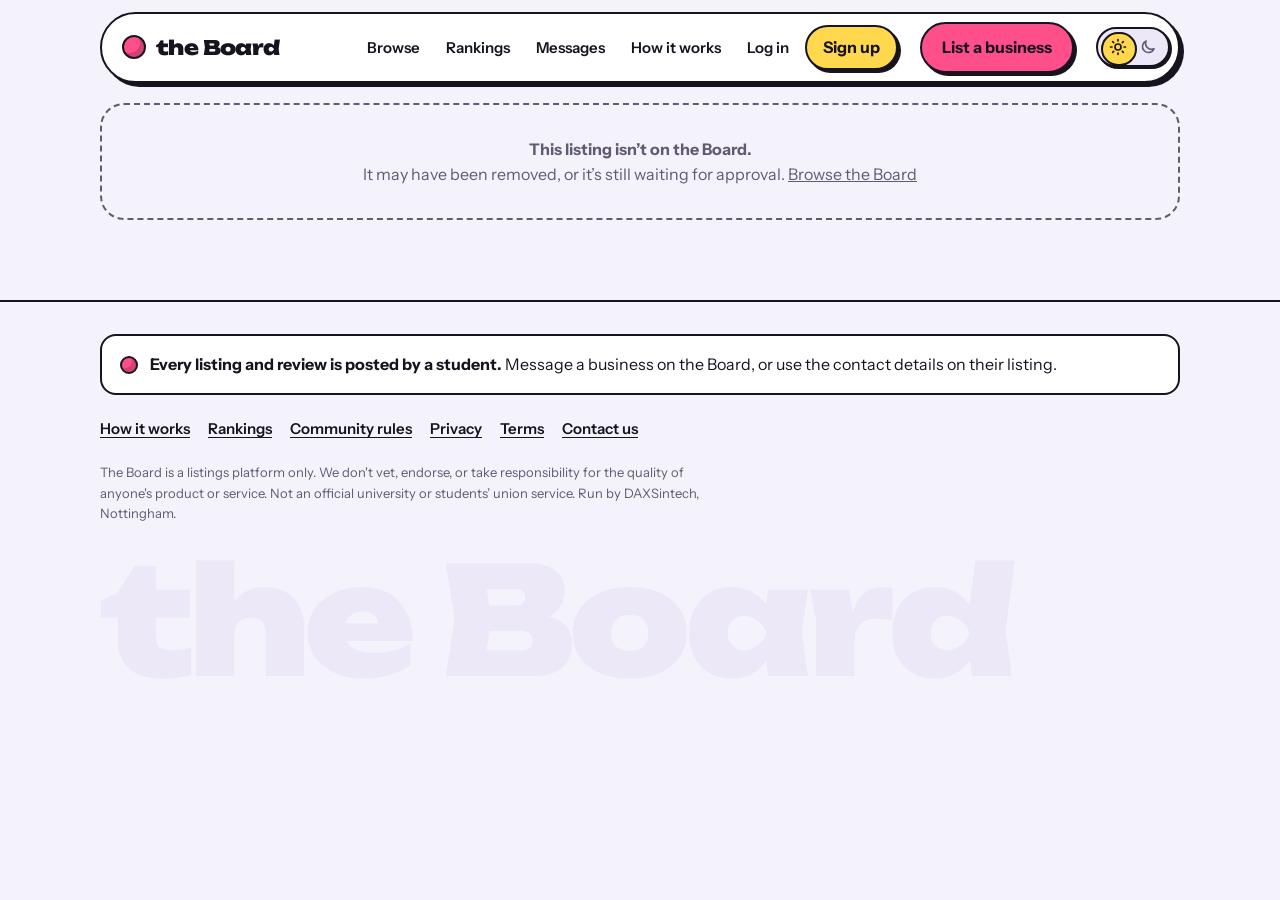
<file: listing.html>
<!doctype html>
<html lang="en">
<head>
<meta charset="utf-8">
<script src="js/theme-boot.js"></script>
<meta name="viewport" content="width=device-width, initial-scale=1, viewport-fit=cover">
<meta name="color-scheme" content="light dark">
<title>the Board</title>
<meta name="description" content="A student business or society on the Board.">
<link rel="preload" href="fonts/instrument-sans-latin-400-normal.woff2" as="font" type="font/woff2" crossorigin>
<script src="js/vendor/supabase-2.119.0.js" defer></script>
<script src="js/core.js" defer></script>
<script src="js/listing.js" defer></script>
<link rel="stylesheet" href="css/board.css">
</head>
<body data-page="listing">

<header id="site-header"></header>

<main id="top" class="wrap lpage"><div id="lp"><p class="hint" role="status">Loading…</p></div></main>

<footer id="site-footer"></footer>

<noscript><div class="wrap" style="padding-block:24px">The Board needs JavaScript for this page.</div></noscript>
</body>
</html>
</file>
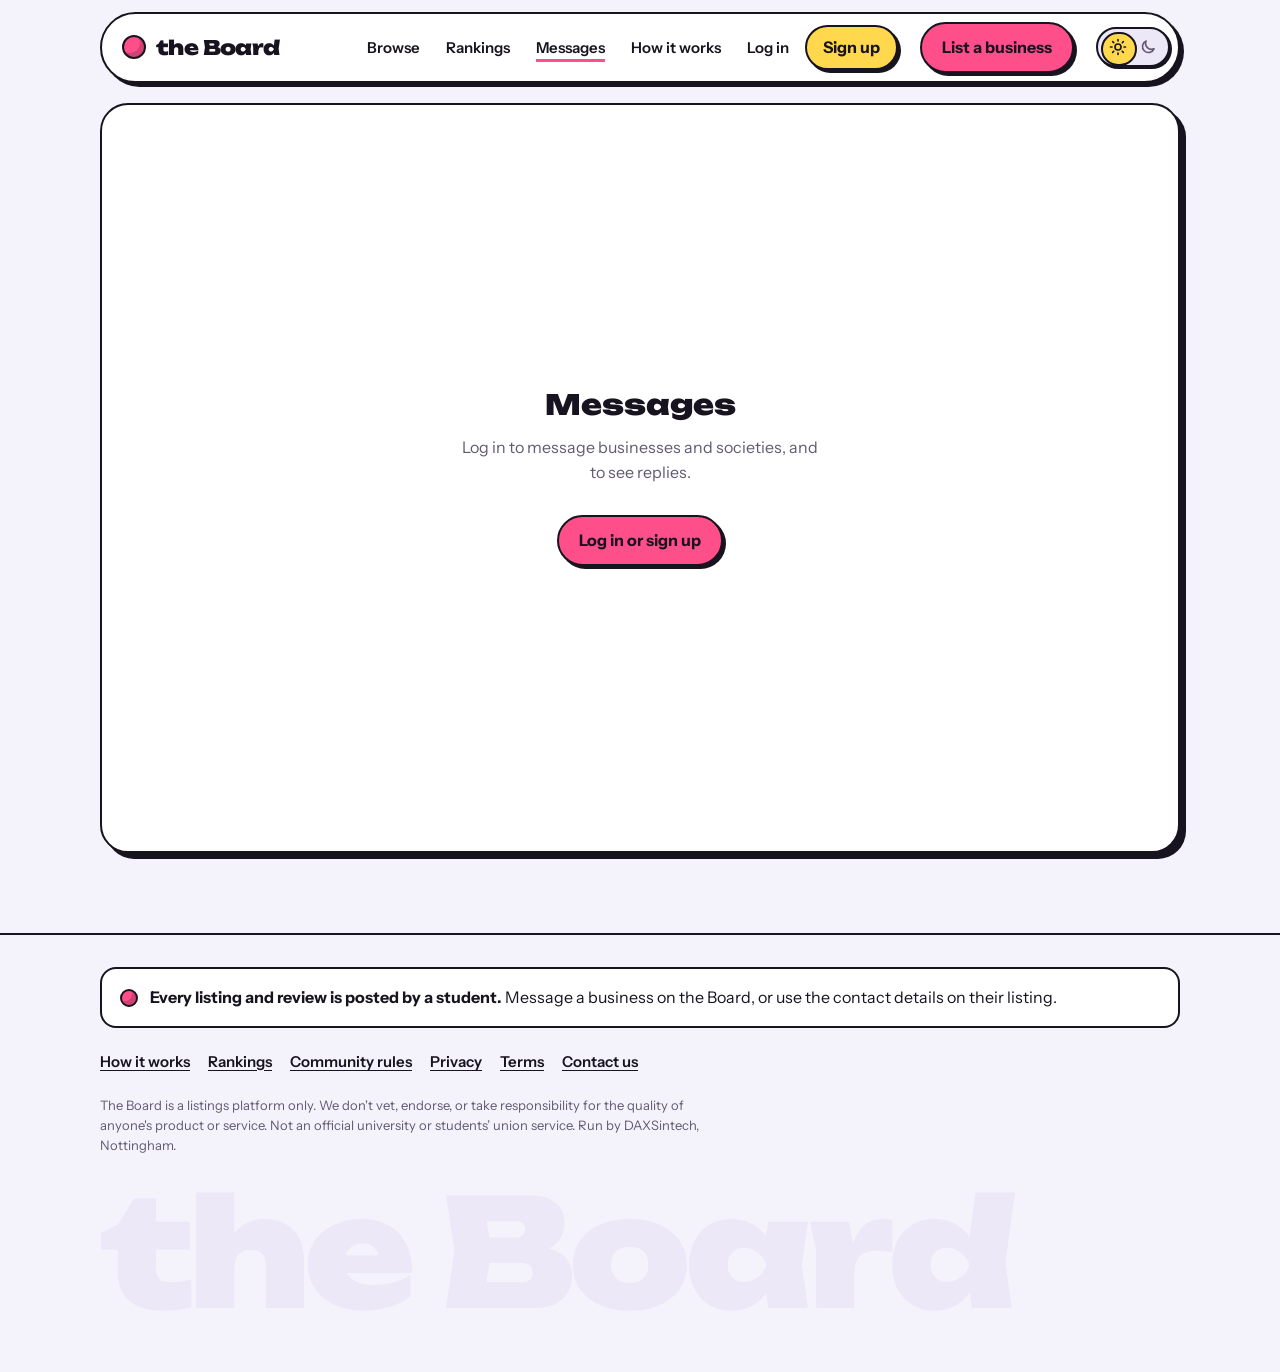
<file: messages.html>
<!doctype html>
<html lang="en">
<head>
<meta charset="utf-8">
<script src="js/theme-boot.js"></script>
<meta name="viewport" content="width=device-width, initial-scale=1, viewport-fit=cover">
<meta name="color-scheme" content="light dark">
<title>Messages | the Board</title>
<meta name="description" content="Your messages with student businesses and societies.">
<meta name="robots" content="noindex">
<link rel="preload" href="fonts/instrument-sans-latin-400-normal.woff2" as="font" type="font/woff2" crossorigin>
<script src="js/vendor/supabase-2.119.0.js" defer></script>
<script src="js/core.js" defer></script>
<script src="js/messages.js" defer></script>
<link rel="stylesheet" href="css/board.css">
</head>
<body data-page="messages">

<header id="site-header"></header>

<main id="top" class="wrap mpage"><div class="mbox" id="mbox"><aside class="mlist" id="mlist" aria-label="Your chats"></aside><section class="mthread" id="mthread" aria-label="Chat"><p class="hint" style="padding:20px">Loading…</p></section></div></main>

<footer id="site-footer"></footer>

<noscript><div class="wrap" style="padding-block:24px">The Board needs JavaScript for this page.</div></noscript>
</body>
</html>
</file>
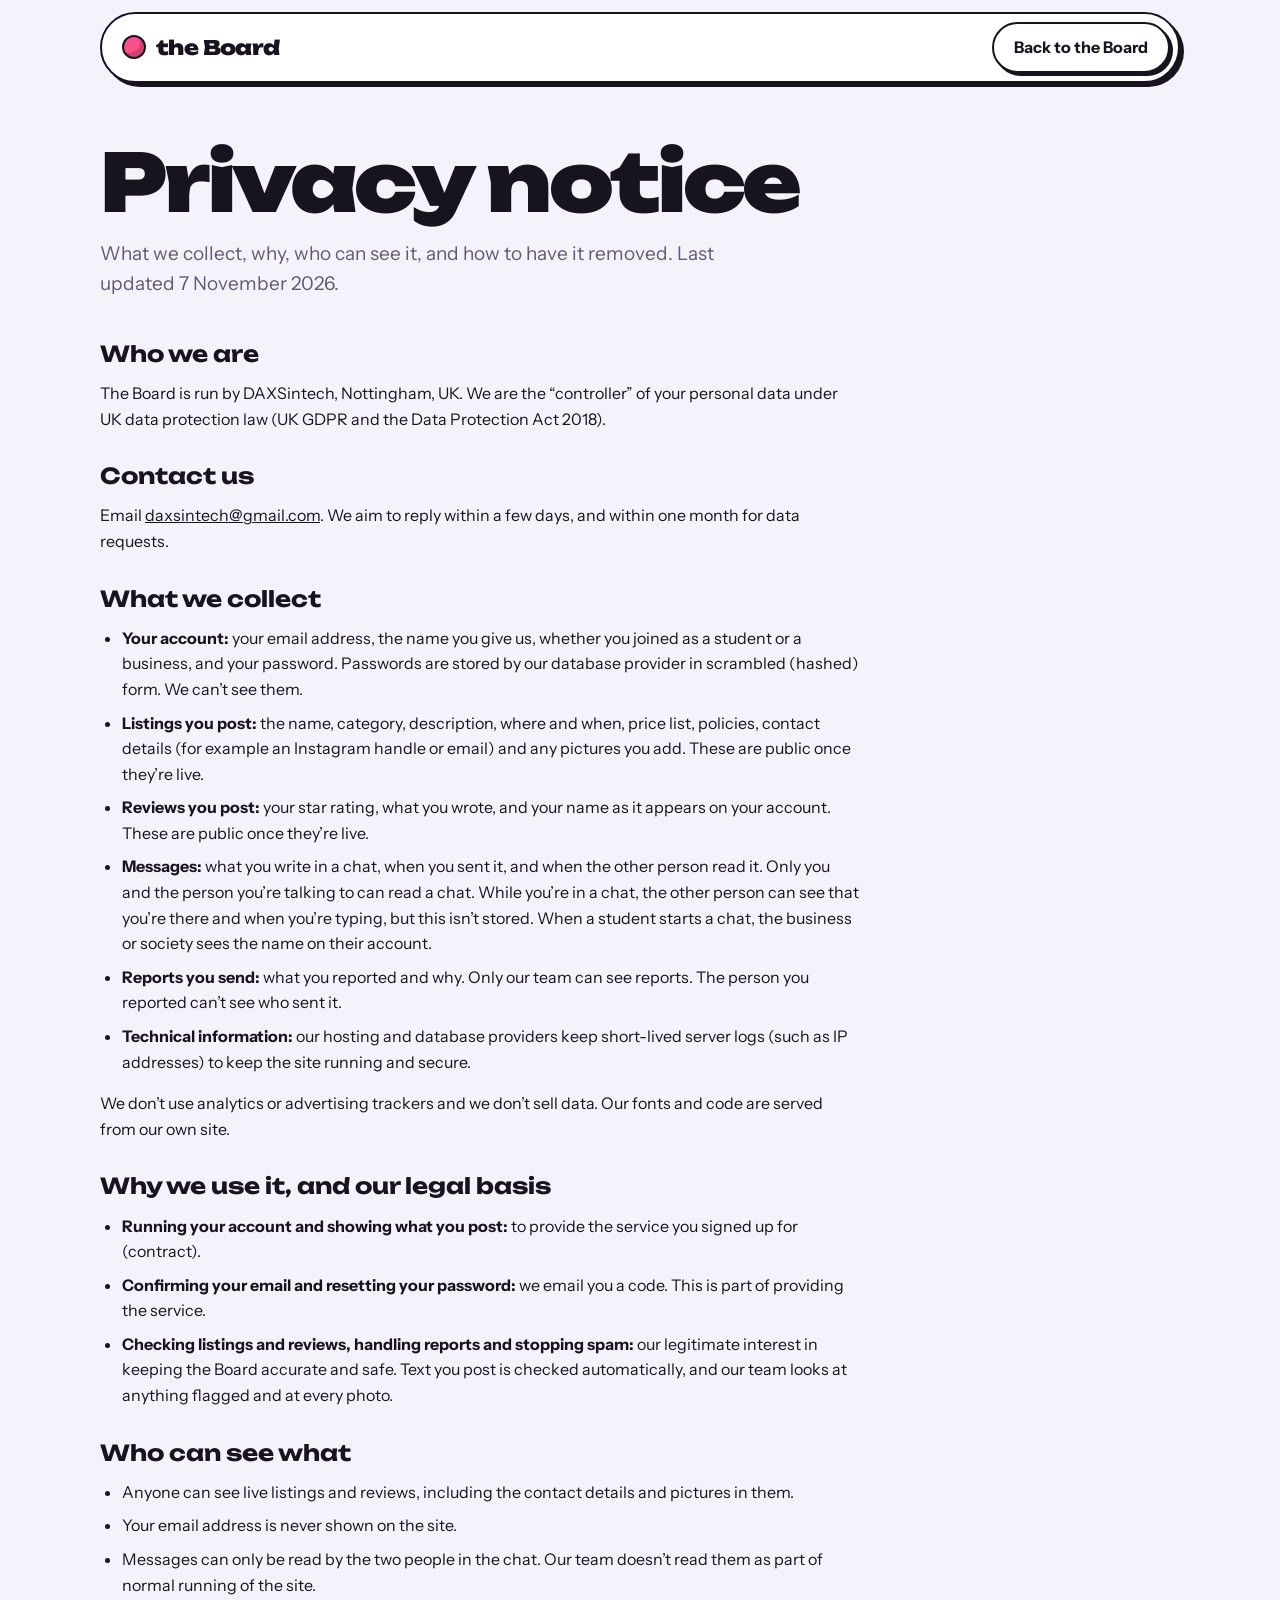
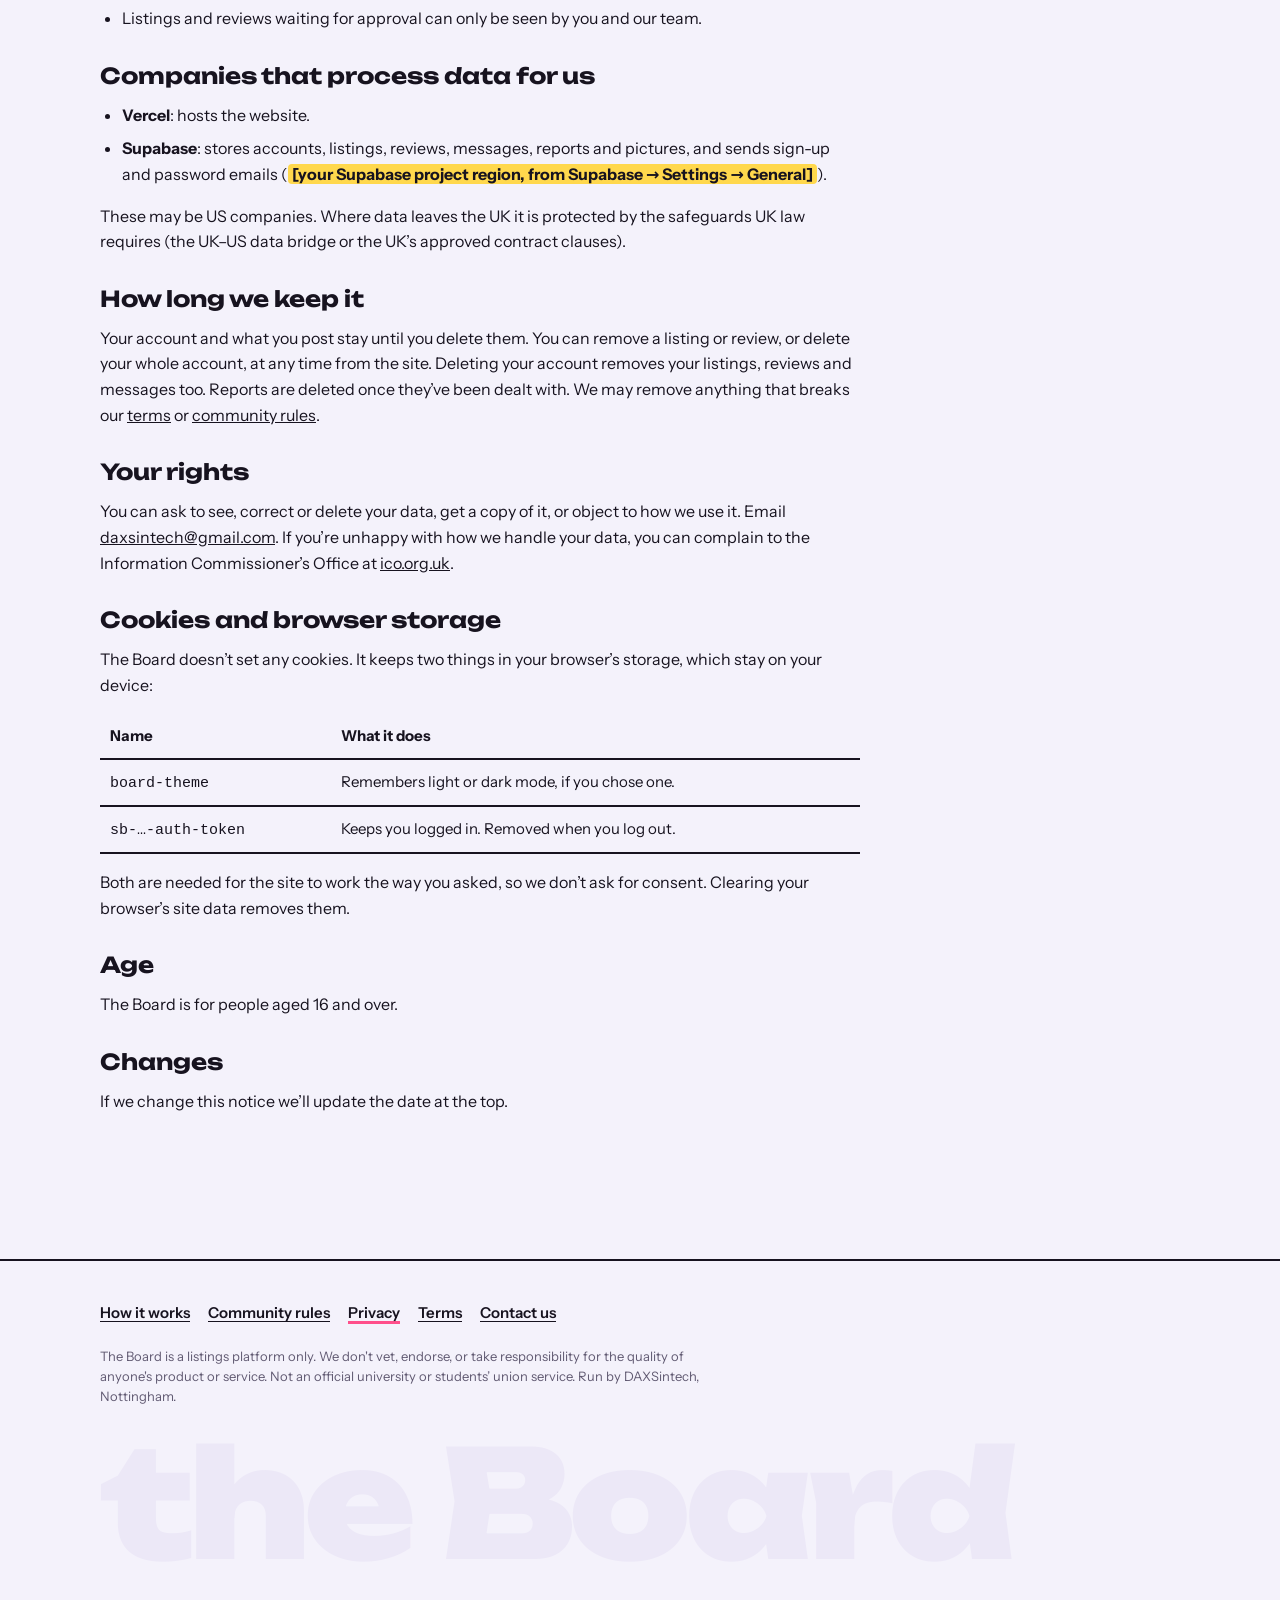
<file: privacy.html>
<!doctype html>
<html lang="en">
<head>
<meta charset="utf-8">
<script src="js/theme-boot.js"></script>
<meta name="viewport" content="width=device-width, initial-scale=1, viewport-fit=cover">
<meta name="color-scheme" content="light dark">
<title>Privacy notice | the Board</title>
<meta name="description" content="How the Board handles your information.">
<link rel="preload" href="fonts/instrument-sans-latin-400-normal.woff2" as="font" type="font/woff2" crossorigin>
<link rel="stylesheet" href="css/styles.css">
</head>
<body>

<header class="bar sbar">
  <div class="wrap">
    <div class="pill">
      <a class="logo" href="/"><span class="pin" aria-hidden="true"></span>the Board</a>
      <a class="btn ghost" href="/#browse">Back to the Board</a>
    </div>
  </div>
</header>

<main id="top">
  <section class="wrap page-hero">
    <h1>Privacy notice</h1>
    <p>What we collect, why, who can see it, and how to have it removed. Last updated 7 November 2026.</p>
  </section>
  <article class="wrap legal">
    <h2 id="who">Who we are</h2>
    <p>The Board is run by DAXSintech, Nottingham, UK. We are the “controller” of your personal data under UK data protection law (UK GDPR and the Data Protection Act 2018).</p>
    <h2 id="contact">Contact us</h2>
    <p>Email <a href="mailto:daxsintech@gmail.com">daxsintech@gmail.com</a>. We aim to reply within a few days, and within one month for data requests.</p>

    <h2>What we collect</h2>
    <ul>
      <li><b>Your account:</b> your email address, the name you give us, whether you joined as a student or a business, and your password. Passwords are stored by our database provider in scrambled (hashed) form. We can’t see them.</li>
      <li><b>Listings you post:</b> the name, category, description, where and when, price list, policies, contact details (for example an Instagram handle or email) and any pictures you add. These are public once they’re live.</li>
      <li><b>Reviews you post:</b> your star rating, what you wrote, and your name as it appears on your account. These are public once they’re live.</li>
      <li><b>Messages:</b> what you write in a chat, when you sent it, and when the other person read it. Only you and the person you’re talking to can read a chat. While you’re in a chat, the other person can see that you’re there and when you’re typing, but this isn’t stored. When a student starts a chat, the business or society sees the name on their account.</li>
      <li><b>Reports you send:</b> what you reported and why. Only our team can see reports. The person you reported can’t see who sent it.</li>
      <li><b>Technical information:</b> our hosting and database providers keep short-lived server logs (such as IP addresses) to keep the site running and secure.</li>
    </ul>
    <p>We don’t use analytics or advertising trackers and we don’t sell data. Our fonts and code are served from our own site.</p>

    <h2>Why we use it, and our legal basis</h2>
    <ul>
      <li><b>Running your account and showing what you post:</b> to provide the service you signed up for (contract).</li>
      <li><b>Confirming your email and resetting your password:</b> we email you a code. This is part of providing the service.</li>
      <li><b>Checking listings and reviews, handling reports and stopping spam:</b> our legitimate interest in keeping the Board accurate and safe. Text you post is checked automatically, and our team looks at anything flagged and at every photo.</li>
    </ul>

    <h2>Who can see what</h2>
    <ul>
      <li>Anyone can see live listings and reviews, including the contact details and pictures in them.</li>
      <li>Your email address is never shown on the site.</li>
      <li>Messages can only be read by the two people in the chat. Our team doesn’t read them as part of normal running of the site.</li>
      <li>Listings and reviews waiting for approval can only be seen by you and our team.</li>
    </ul>

    <h2>Companies that process data for us</h2>
    <ul>
      <li><b>Vercel</b>: hosts the website.</li>
      <li><b>Supabase</b>: stores accounts, listings, reviews, messages, reports and pictures, and sends sign-up and password emails (<mark class="todo">[your Supabase project region, from Supabase → Settings → General]</mark>).</li>
    </ul>
    <p>These may be US companies. Where data leaves the UK it is protected by the safeguards UK law requires (the UK–US data bridge or the UK’s approved contract clauses).</p>

    <h2>How long we keep it</h2>
    <p>Your account and what you post stay until you delete them. You can remove a listing or review, or delete your whole account, at any time from the site. Deleting your account removes your listings, reviews and messages too. Reports are deleted once they’ve been dealt with. We may remove anything that breaks our <a href="/terms.html">terms</a> or <a href="/rules.html">community rules</a>.</p>

    <h2 id="rights">Your rights</h2>
    <p>You can ask to see, correct or delete your data, get a copy of it, or object to how we use it. Email <a href="mailto:daxsintech@gmail.com">daxsintech@gmail.com</a>. If you’re unhappy with how we handle your data, you can complain to the Information Commissioner’s Office at <a href="https://ico.org.uk/make-a-complaint/" rel="noopener">ico.org.uk</a>.</p>

    <h2 id="cookies">Cookies and browser storage</h2>
    <p>The Board doesn’t set any cookies. It keeps two things in your browser’s storage, which stay on your device:</p>
    <table class="ltable"><thead><tr><th>Name</th><th>What it does</th></tr></thead><tbody>
      <tr><td><code>board-theme</code></td><td>Remembers light or dark mode, if you chose one.</td></tr>
      <tr><td><code>sb-…-auth-token</code></td><td>Keeps you logged in. Removed when you log out.</td></tr>
    </tbody></table>
    <p>Both are needed for the site to work the way you asked, so we don’t ask for consent. Clearing your browser’s site data removes them.</p>

    <h2>Age</h2>
    <p>The Board is for people aged 16 and over.</p>

    <h2>Changes</h2>
    <p>If we change this notice we’ll update the date at the top.</p>
  </article>
</main>

<footer>
  <div class="wrap">
    <nav class="flinks" aria-label="About the Board"><a href="/how-it-works.html">How it works</a><a href="/rules.html">Community rules</a><a href="/privacy.html" aria-current="page">Privacy</a><a href="/terms.html">Terms</a><a href="mailto:daxsintech@gmail.com">Contact us</a></nav>
    <small>The Board is a listings platform only. We don't vet, endorse, or take responsibility for the quality of anyone's product or service. Not an official university or students’ union service. Run by DAXSintech, Nottingham.</small>
    <div class="big" aria-hidden="true">the Board</div>
  </div>
</footer>

</body>
</html>
</file>
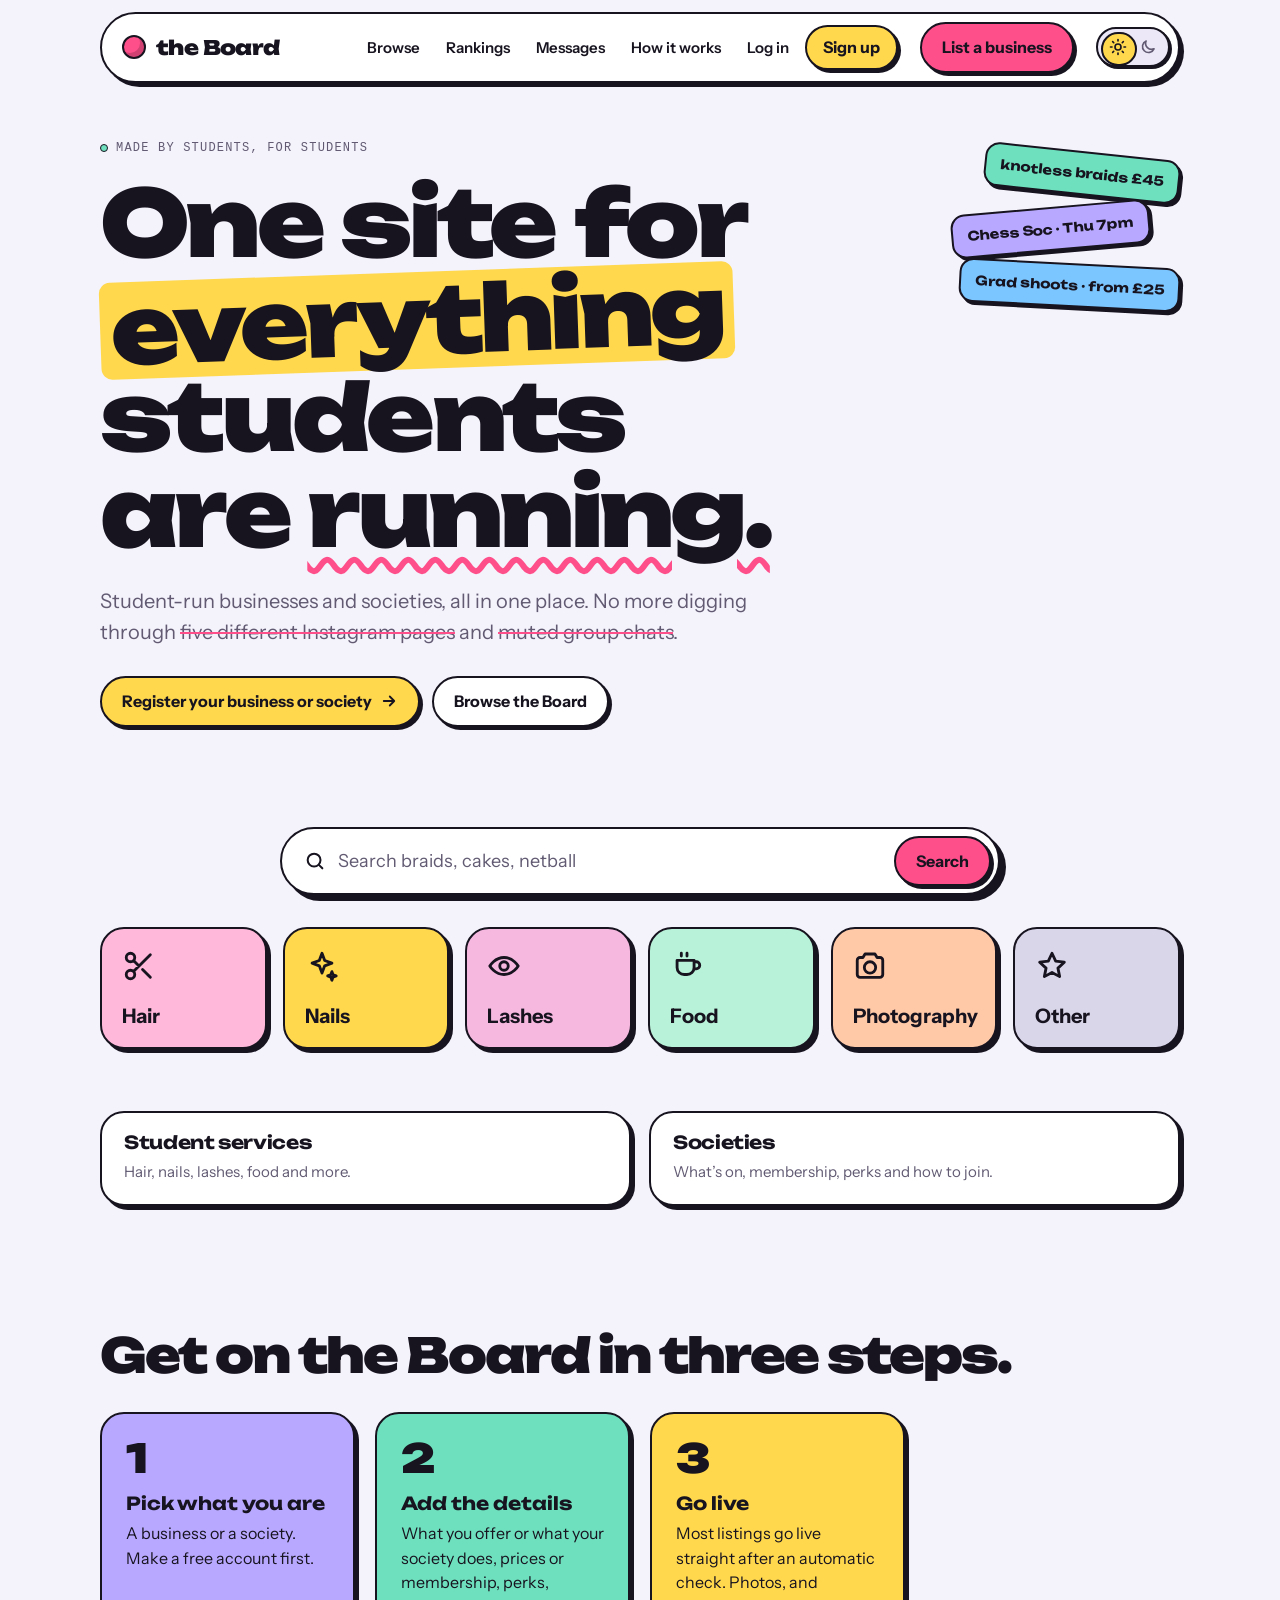
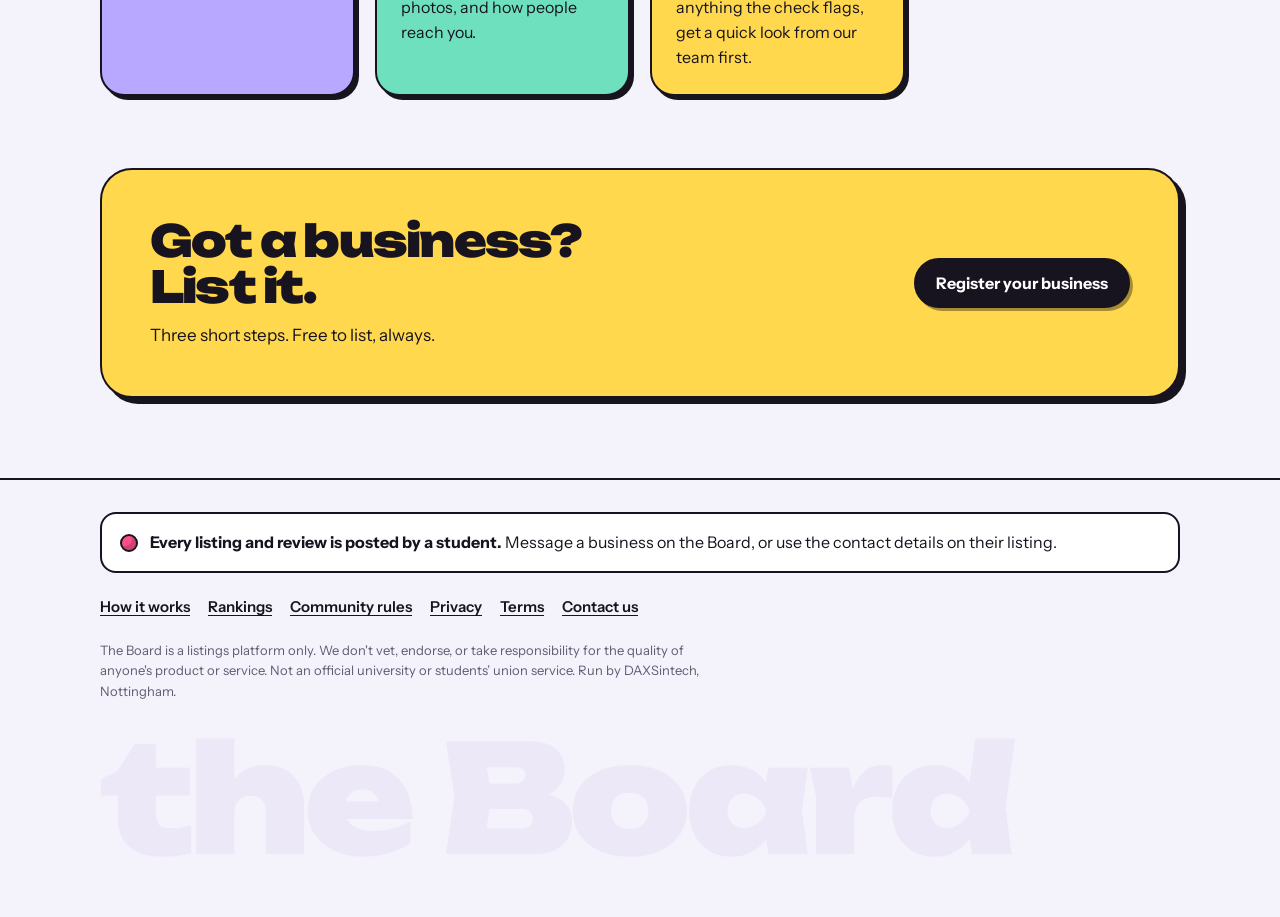
<file: profile.html>
<!doctype html>
<html lang="en">
<head>
<meta charset="utf-8">
<meta http-equiv="refresh" content="0; url=/">
<meta name="robots" content="noindex">
<title>the Board</title>
</head>
<body><p>This page has moved. <a href="/">Go to the Board</a>.</p></body>
</html>
</file>
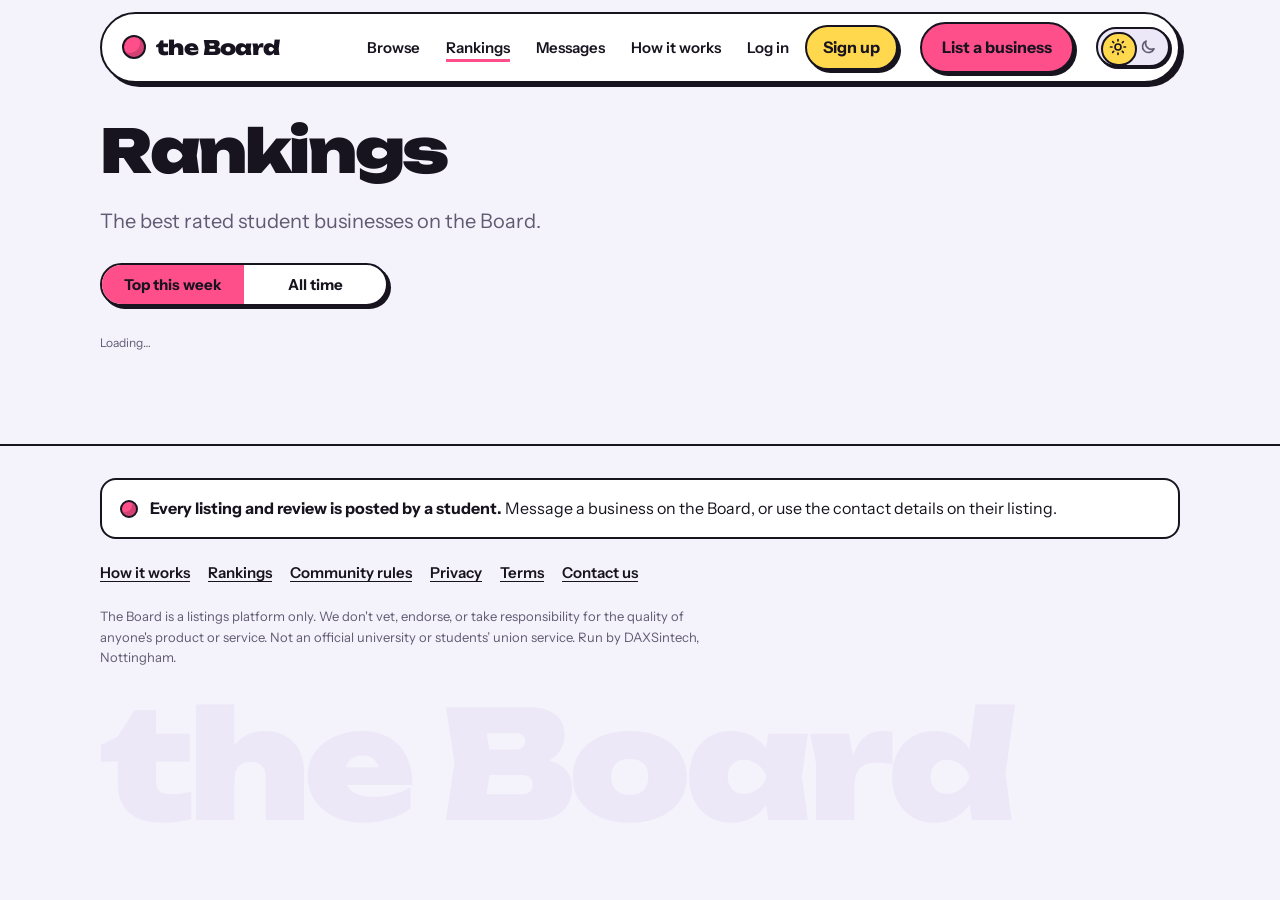
<file: rankings.html>
<!doctype html>
<html lang="en">
<head>
<meta charset="utf-8">
<script src="js/theme-boot.js"></script>
<meta name="viewport" content="width=device-width, initial-scale=1, viewport-fit=cover">
<meta name="color-scheme" content="light dark">
<title>Rankings | the Board</title>
<meta name="description" content="The top rated student businesses this week and of all time.">
<link rel="preload" href="fonts/instrument-sans-latin-400-normal.woff2" as="font" type="font/woff2" crossorigin>
<script src="js/vendor/supabase-2.119.0.js" defer></script>
<script src="js/core.js" defer></script>
<script src="js/rankings.js" defer></script>
<link rel="stylesheet" href="css/board.css">
</head>
<body data-page="rankings">

<header id="site-header"></header>

<main id="top" class="wrap rpage">
  <h1>Rankings</h1>
  <p class="lede">The best rated student businesses on the Board.</p>
  <div class="rtabs" id="rk-tabs" role="tablist" aria-label="Time period">
    <button type="button" role="tab" id="t-week" data-view="week" aria-controls="rk" aria-selected="true">Top this week</button>
    <button type="button" role="tab" id="t-all" data-view="all" aria-controls="rk" aria-selected="false" tabindex="-1">All time</button>
  </div>
  <p class="hint" id="rk-note"></p>
  <div class="rklist" id="rk" role="tabpanel" aria-live="polite"><p class="hint">Loading…</p></div>
</main>

<footer id="site-footer"></footer>

<noscript><div class="wrap" style="padding-block:24px">The Board needs JavaScript for this page.</div></noscript>
</body>
</html>
</file>
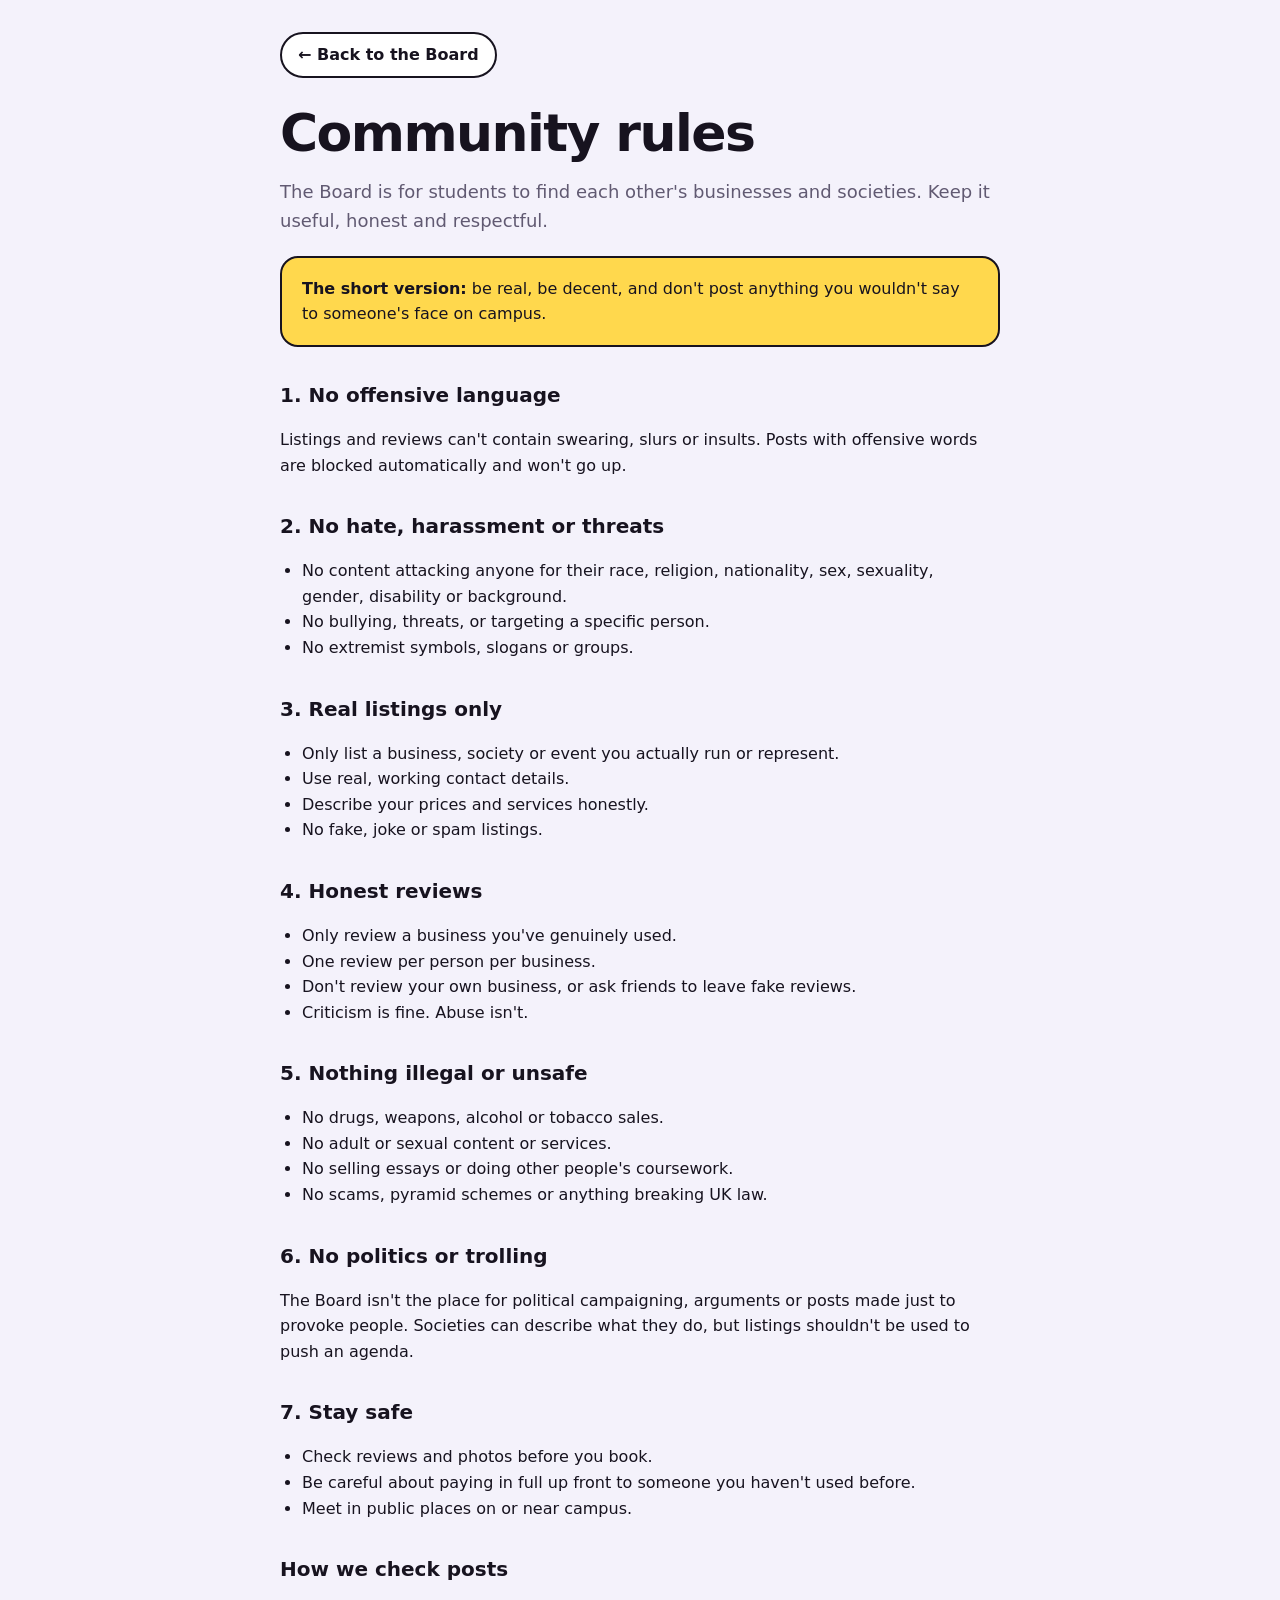
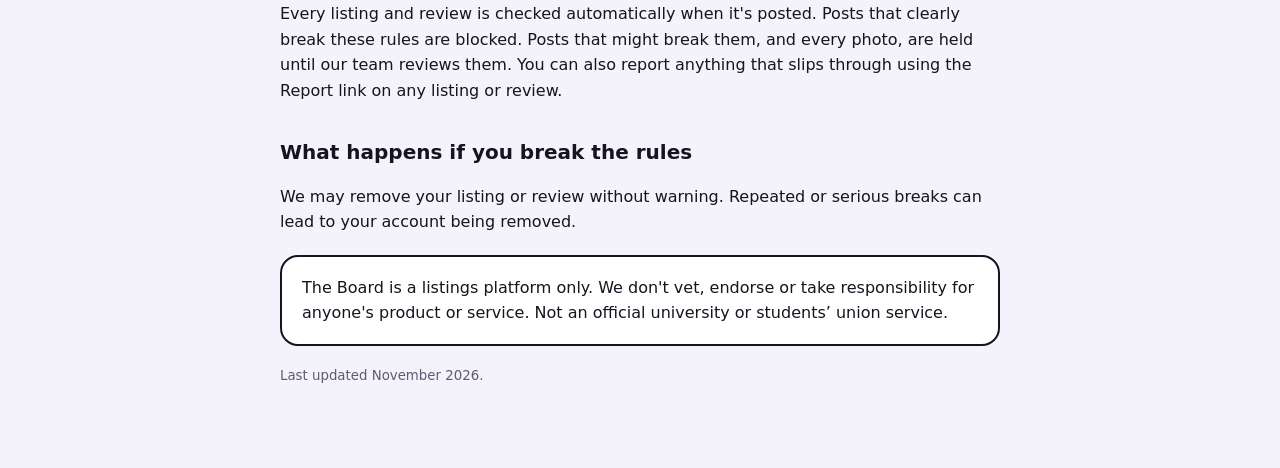
<file: rules.html>
<!doctype html>
<html lang="en">
<head>
<meta charset="utf-8">
<script src="js/theme-boot.js"></script>
<meta name="viewport" content="width=device-width, initial-scale=1">
<title>Community rules | the Board</title>
<meta name="description" content="The rules for posting listings and reviews on the Board.">
<style>
:root{--bg:#F4F2FB;--surface:#FFF;--ink:#17131F;--muted:#615A72;--line:#17131F;--pink:#FF4F8B;--butter:#FFD84D}
@media (prefers-color-scheme:dark){:root{--bg:#120F19;--surface:#1D1828;--ink:#F3F0FA;--muted:#A79FBA;--line:#F3F0FA;--pink:#FF6A9C}}
*{box-sizing:border-box}
body{margin:0;background:var(--bg);color:var(--ink);font:16px/1.6 system-ui,-apple-system,"Segoe UI",sans-serif}
.wrap{max-width:760px;margin:0 auto;padding:32px 20px 64px}
a{color:inherit}
.back{display:inline-block;font-weight:700;text-decoration:none;border:2px solid var(--line);border-radius:999px;padding:8px 16px;background:var(--surface)}
h1{font-size:clamp(32px,6vw,52px);line-height:1.05;margin:28px 0 8px;letter-spacing:-.03em}
h2{font-size:20px;margin:32px 0 8px}
.lede{color:var(--muted);font-size:18px}
.box{border:2px solid var(--line);border-radius:18px;background:var(--surface);padding:18px 20px;margin-top:20px}
.box.warn{background:var(--butter);color:#17131F}
.box.warn *{color:#17131F}
ul{padding-left:22px}
small{color:var(--muted)}
</style>
</head>
<body>
<div class="wrap">
  <a class="back" href="/">&larr; Back to the Board</a>
  <h1>Community rules</h1>
  <p class="lede">The Board is for students to find each other's businesses and societies. Keep it useful, honest and respectful.</p>

  <div class="box warn"><strong>The short version:</strong> be real, be decent, and don't post anything you wouldn't say to someone's face on campus.</div>

  <h2>1. No offensive language</h2>
  <p>Listings and reviews can't contain swearing, slurs or insults. Posts with offensive words are blocked automatically and won't go up.</p>

  <h2>2. No hate, harassment or threats</h2>
  <ul>
    <li>No content attacking anyone for their race, religion, nationality, sex, sexuality, gender, disability or background.</li>
    <li>No bullying, threats, or targeting a specific person.</li>
    <li>No extremist symbols, slogans or groups.</li>
  </ul>

  <h2>3. Real listings only</h2>
  <ul>
    <li>Only list a business, society or event you actually run or represent.</li>
    <li>Use real, working contact details.</li>
    <li>Describe your prices and services honestly.</li>
    <li>No fake, joke or spam listings.</li>
  </ul>

  <h2>4. Honest reviews</h2>
  <ul>
    <li>Only review a business you've genuinely used.</li>
    <li>One review per person per business.</li>
    <li>Don't review your own business, or ask friends to leave fake reviews.</li>
    <li>Criticism is fine. Abuse isn't.</li>
  </ul>

  <h2>5. Nothing illegal or unsafe</h2>
  <ul>
    <li>No drugs, weapons, alcohol or tobacco sales.</li>
    <li>No adult or sexual content or services.</li>
    <li>No selling essays or doing other people's coursework.</li>
    <li>No scams, pyramid schemes or anything breaking UK law.</li>
  </ul>

  <h2>6. No politics or trolling</h2>
  <p>The Board isn't the place for political campaigning, arguments or posts made just to provoke people. Societies can describe what they do, but listings shouldn't be used to push an agenda.</p>

  <h2>7. Stay safe</h2>
  <ul>
    <li>Check reviews and photos before you book.</li>
    <li>Be careful about paying in full up front to someone you haven't used before.</li>
    <li>Meet in public places on or near campus.</li>
  </ul>

  <h2>How we check posts</h2>
  <p>Every listing and review is checked automatically when it's posted. Posts that clearly break these rules are blocked. Posts that might break them, and every photo, are held until our team reviews them. You can also report anything that slips through using the Report link on any listing or review.</p>

  <h2>What happens if you break the rules</h2>
  <p>We may remove your listing or review without warning. Repeated or serious breaks can lead to your account being removed.</p>

  <div class="box">
    <p style="margin:0">The Board is a listings platform only. We don't vet, endorse or take responsibility for anyone's product or service. Not an official university or students’ union service.</p>
  </div>

  <p><small>Last updated November 2026.</small></p>
</div>
</body>
</html>
</file>
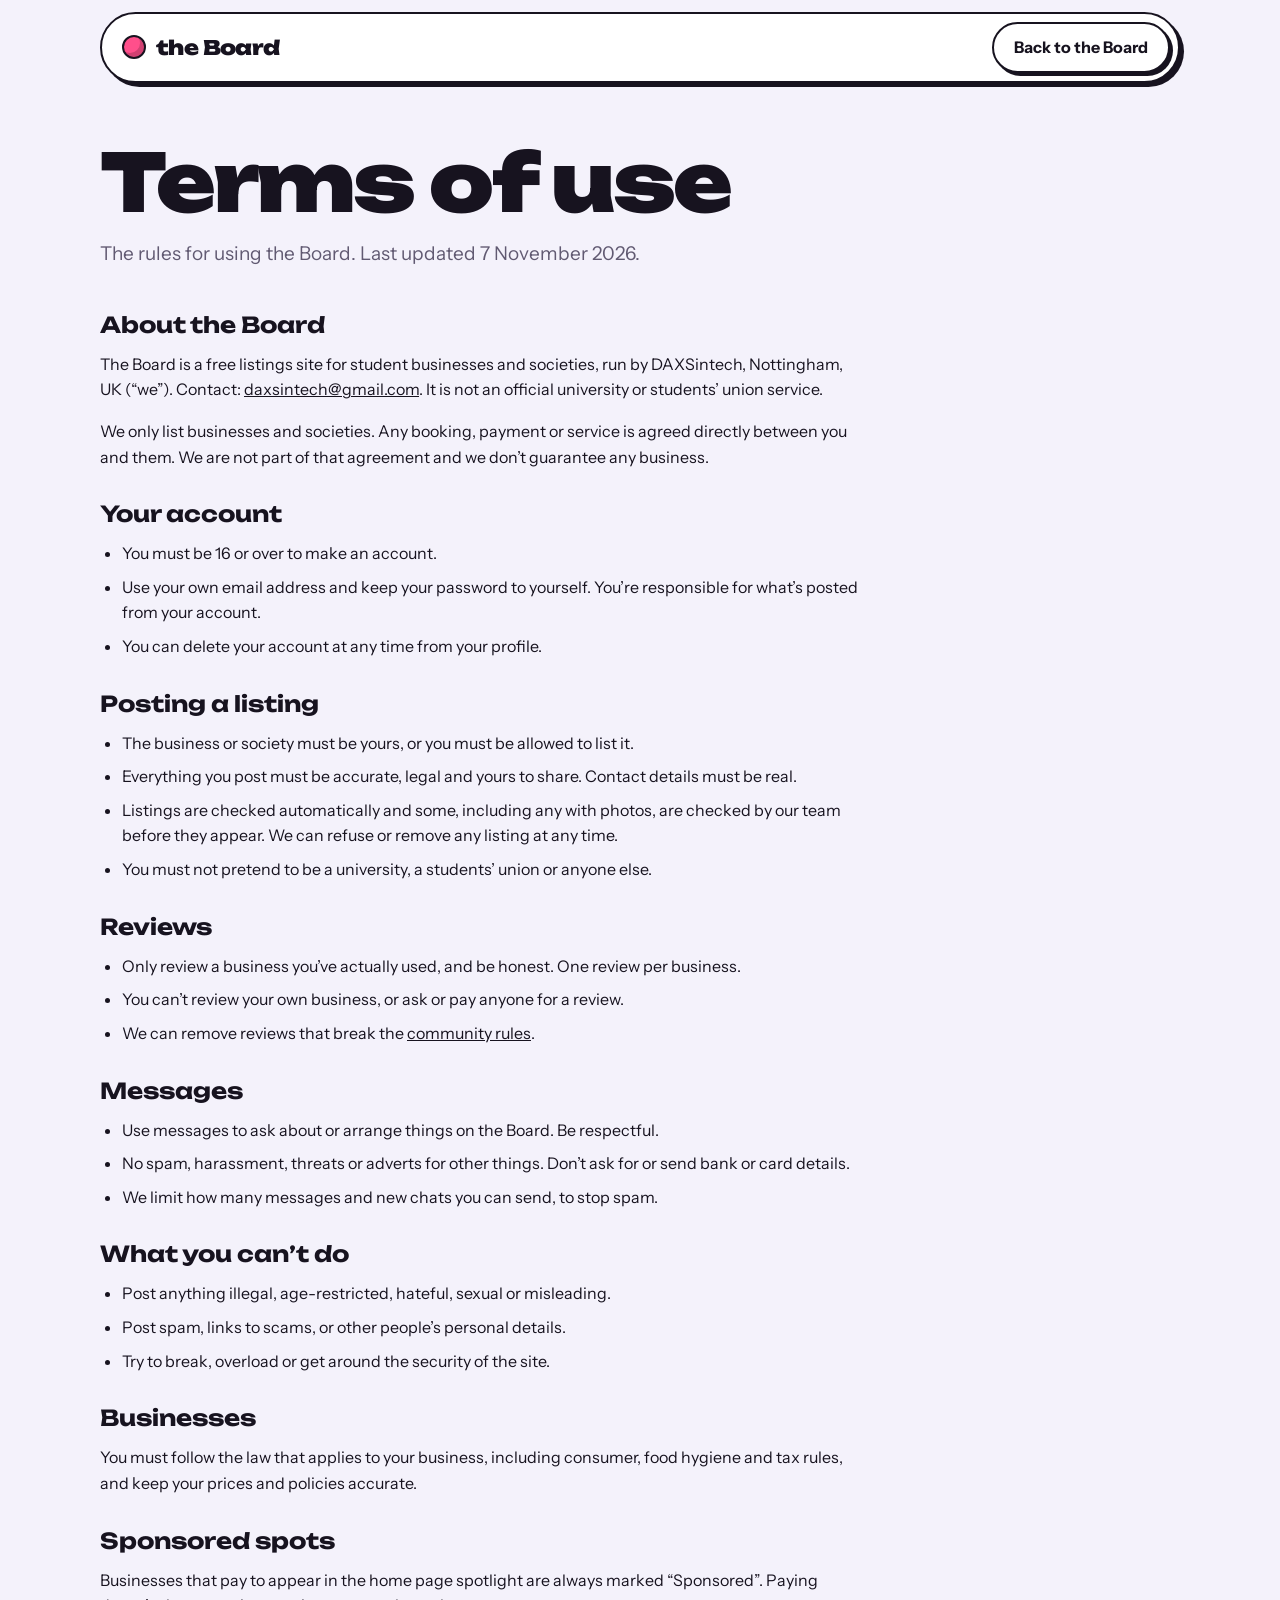
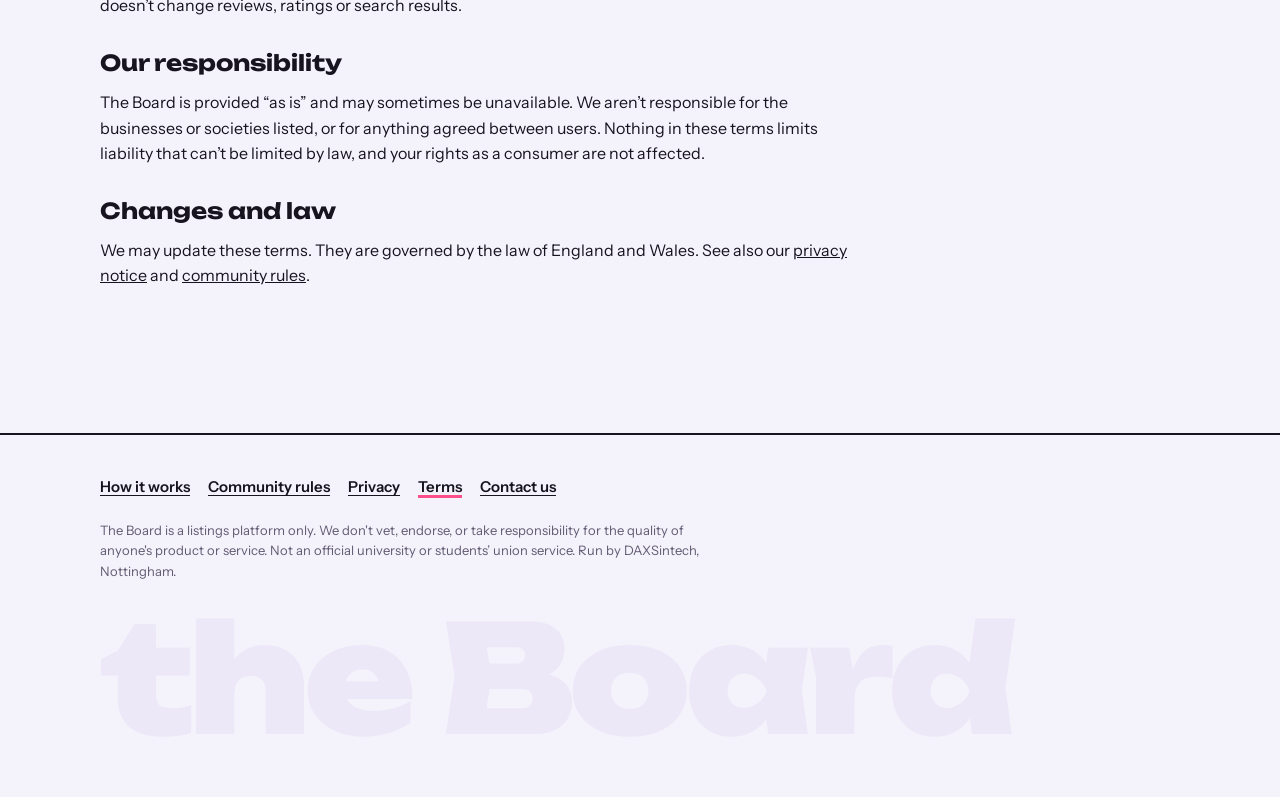
<file: terms.html>
<!doctype html>
<html lang="en">
<head>
<meta charset="utf-8">
<script src="js/theme-boot.js"></script>
<meta name="viewport" content="width=device-width, initial-scale=1, viewport-fit=cover">
<meta name="color-scheme" content="light dark">
<title>Terms of use | the Board</title>
<meta name="description" content="The terms for using the Board.">
<link rel="preload" href="fonts/instrument-sans-latin-400-normal.woff2" as="font" type="font/woff2" crossorigin>
<link rel="stylesheet" href="css/styles.css">
</head>
<body>

<header class="bar sbar">
  <div class="wrap">
    <div class="pill">
      <a class="logo" href="/"><span class="pin" aria-hidden="true"></span>the Board</a>
      <a class="btn ghost" href="/#browse">Back to the Board</a>
    </div>
  </div>
</header>

<main id="top">
  <section class="wrap page-hero">
    <h1>Terms of use</h1>
    <p>The rules for using the Board. Last updated 7 November 2026.</p>
  </section>
  <article class="wrap legal">
    <h2>About the Board</h2>
    <p>The Board is a free listings site for student businesses and societies, run by DAXSintech, Nottingham, UK (“we”). Contact: <a href="mailto:daxsintech@gmail.com">daxsintech@gmail.com</a>. It is not an official university or students’ union service.</p>
    <p>We only list businesses and societies. Any booking, payment or service is agreed directly between you and them. We are not part of that agreement and we don’t guarantee any business.</p>

    <h2>Your account</h2>
    <ul>
      <li>You must be 16 or over to make an account.</li>
      <li>Use your own email address and keep your password to yourself. You’re responsible for what’s posted from your account.</li>
      <li>You can delete your account at any time from your profile.</li>
    </ul>

    <h2>Posting a listing</h2>
    <ul>
      <li>The business or society must be yours, or you must be allowed to list it.</li>
      <li>Everything you post must be accurate, legal and yours to share. Contact details must be real.</li>
      <li>Listings are checked automatically and some, including any with photos, are checked by our team before they appear. We can refuse or remove any listing at any time.</li>
      <li>You must not pretend to be a university, a students’ union or anyone else.</li>
    </ul>

    <h2>Reviews</h2>
    <ul>
      <li>Only review a business you’ve actually used, and be honest. One review per business.</li>
      <li>You can’t review your own business, or ask or pay anyone for a review.</li>
      <li>We can remove reviews that break the <a href="/rules.html">community rules</a>.</li>
    </ul>

    <h2>Messages</h2>
    <ul>
      <li>Use messages to ask about or arrange things on the Board. Be respectful.</li>
      <li>No spam, harassment, threats or adverts for other things. Don’t ask for or send bank or card details.</li>
      <li>We limit how many messages and new chats you can send, to stop spam.</li>
    </ul>

    <h2>What you can’t do</h2>
    <ul>
      <li>Post anything illegal, age-restricted, hateful, sexual or misleading.</li>
      <li>Post spam, links to scams, or other people’s personal details.</li>
      <li>Try to break, overload or get around the security of the site.</li>
    </ul>

    <h2>Businesses</h2>
    <p>You must follow the law that applies to your business, including consumer, food hygiene and tax rules, and keep your prices and policies accurate.</p>

    <h2>Sponsored spots</h2>
    <p>Businesses that pay to appear in the home page spotlight are always marked “Sponsored”. Paying doesn’t change reviews, ratings or search results.</p>

    <h2>Our responsibility</h2>
    <p>The Board is provided “as is” and may sometimes be unavailable. We aren’t responsible for the businesses or societies listed, or for anything agreed between users. Nothing in these terms limits liability that can’t be limited by law, and your rights as a consumer are not affected.</p>

    <h2>Changes and law</h2>
    <p>We may update these terms. They are governed by the law of England and Wales. See also our <a href="/privacy.html">privacy notice</a> and <a href="/rules.html">community rules</a>.</p>
  </article>
</main>

<footer>
  <div class="wrap">
    <nav class="flinks" aria-label="About the Board"><a href="/how-it-works.html">How it works</a><a href="/rules.html">Community rules</a><a href="/privacy.html">Privacy</a><a href="/terms.html" aria-current="page">Terms</a><a href="mailto:daxsintech@gmail.com">Contact us</a></nav>
    <small>The Board is a listings platform only. We don't vet, endorse, or take responsibility for the quality of anyone's product or service. Not an official university or students’ union service. Run by DAXSintech, Nottingham.</small>
    <div class="big" aria-hidden="true">the Board</div>
  </div>
</footer>

</body>
</html>
</file>
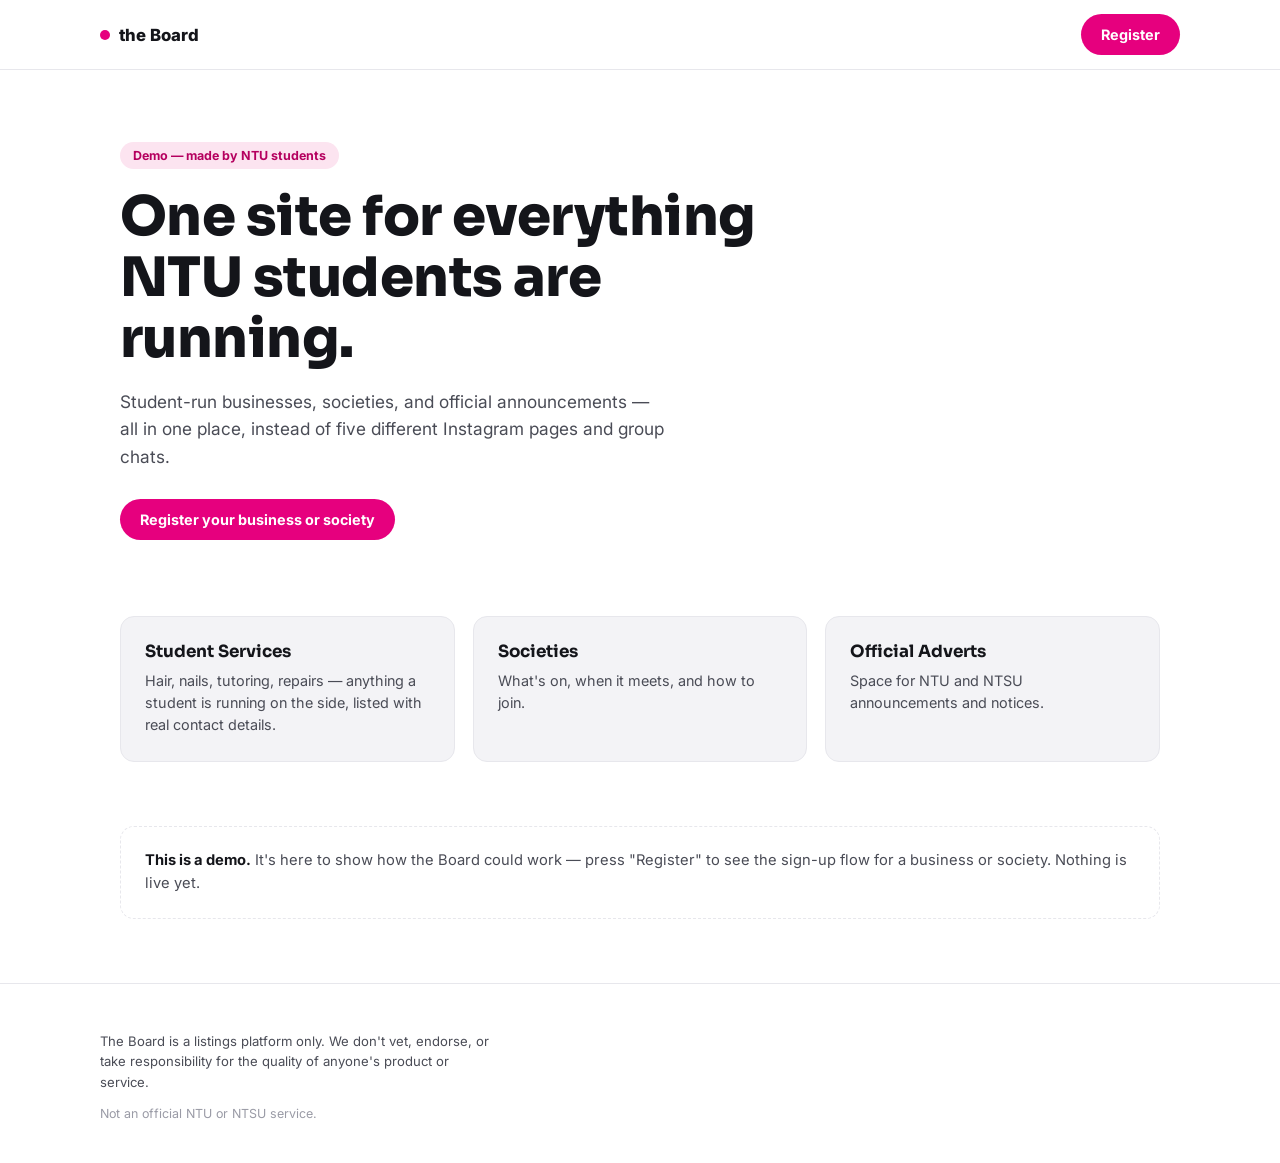
<file: The Board — NTU Student Listings.html>
<!DOCTYPE html>
<html lang="en">
<head>
<meta charset="UTF-8">
<meta name="viewport" content="width=device-width, initial-scale=1, viewport-fit=cover">
<title>The Board — for NTU students</title>
<link rel="preconnect" href="https://fonts.googleapis.com">
<link rel="preconnect" href="https://fonts.gstatic.com" crossorigin>
<link href="https://fonts.googleapis.com/css2?family=Sora:wght@600;700;800&family=Inter:wght@400;500;600;700&display=swap" rel="stylesheet">
<style>
  :root{
    --pink:#E6007E;
    --pink-dark:#B5005F;
    --ink:#14151A;
    --grey-700:#4A4C56;
    --grey-100:#F3F3F6;
    --grey-200:#E7E7EC;
    --white:#FFFFFF;
    --radius:14px;
    box-sizing:border-box;
    padding-top:env(safe-area-inset-top,0px);
    padding-bottom:env(safe-area-inset-bottom,0px);
  }
  *{box-sizing:border-box;}
  html{scroll-behavior:smooth;}
  html,body{height:100%;}
  body{
    margin:0; background:var(--white); color:var(--ink);
    font-family:'Inter', -apple-system, BlinkMacSystemFont, 'Segoe UI', Roboto, sans-serif;
    -webkit-font-smoothing:antialiased;
  }
  h1,h2,h3{font-family:'Sora', 'Inter', sans-serif; margin:0;}
  a{color:inherit;}
  button{font-family:inherit;}

  header.top{
    position:sticky; top:0; z-index:30;
    background:rgba(255,255,255,0.92); backdrop-filter:blur(8px);
    border-bottom:1px solid var(--grey-200);
    padding:calc(env(safe-area-inset-top,0px) + 14px) 20px 14px;
  }
  .top-inner{max-width:1080px; margin:0 auto; display:flex; align-items:center; justify-content:space-between; gap:16px;}
  .logo{display:flex; align-items:center; gap:9px; font-weight:800; font-size:1.05rem;}
  .logo .dot{width:10px; height:10px; border-radius:50%; background:var(--pink);}

  .cta-btn{
    background:var(--pink); color:var(--white); border:none; text-decoration:none; font-weight:700;
    font-size:0.9rem; padding:12px 20px; border-radius:999px; cursor:pointer;
    transition:background 0.15s ease;
  }
  .cta-btn:hover{background:var(--pink-dark);}
  .btn-secondary{
    background:var(--white); border:1.5px solid var(--grey-200); color:var(--ink); text-decoration:none;
    font-weight:700; font-size:0.9rem; padding:11px 20px; border-radius:999px; cursor:pointer;
  }
  .btn-secondary:hover{border-color:var(--pink);}

  .hero{padding:72px 20px 56px; max-width:1080px; margin:0 auto; text-align:left;}
  .hero .eyebrow{
    display:inline-block; background:#FCE4F0; color:var(--pink-dark); font-weight:700;
    font-size:0.78rem; padding:6px 13px; border-radius:999px; margin-bottom:18px;
  }
  .hero h1{font-size:clamp(2.1rem, 6vw, 3.4rem); line-height:1.12; font-weight:800; max-width:16ch; letter-spacing:-0.01em;}
  .hero p{font-size:1.08rem; color:var(--grey-700); max-width:50ch; margin:18px 0 28px; line-height:1.6;}
  .hero-actions{display:flex; flex-wrap:wrap; gap:12px;}

  .about{padding:20px 20px 64px; max-width:1080px; margin:0 auto;}
  .about-grid{display:grid; grid-template-columns:1fr; gap:18px;}
  @media(min-width:760px){.about-grid{grid-template-columns:repeat(3,1fr);}}
  .about-card{
    border:1px solid var(--grey-200); border-radius:var(--radius); padding:24px;
    background:var(--grey-100);
  }
  .about-card h3{font-size:1.05rem; font-weight:700; margin-bottom:8px;}
  .about-card p{font-size:0.9rem; color:var(--grey-700); line-height:1.55; margin:0;}

  .note-strip{max-width:1080px; margin:0 auto 64px; padding:0 20px;}
  .note-strip .box{
    border:1.5px dashed var(--grey-200); border-radius:var(--radius); padding:22px 24px;
    font-size:0.92rem; color:var(--grey-700); line-height:1.6;
  }
  .note-strip .box strong{color:var(--ink);}

  footer{border-top:1px solid var(--grey-200); padding:34px 20px calc(30px + env(safe-area-inset-bottom,0px));}
  .footer-inner{max-width:1080px; margin:0 auto;}
  footer .disclaimer{font-size:0.82rem; color:var(--grey-700); max-width:50ch; line-height:1.55;}
  footer .copy{font-size:0.78rem; color:#9A9BA6; margin-top:14px;}

  /* ---------- modal ---------- */
  .modal-overlay{
    display:none; position:fixed; inset:0; background:rgba(20,21,26,0.55); z-index:100;
    align-items:flex-start; justify-content:center; padding:24px 16px;
    overflow-y:auto;
  }
  .modal-overlay.show{display:flex;}
  .modal{
    background:var(--white); border-radius:18px; max-width:480px; width:100%;
    margin-top:calc(env(safe-area-inset-top,0px) + 30px);
    padding:28px 26px 26px; position:relative;
  }
  .modal-close{
    position:absolute; top:16px; right:16px; background:var(--grey-100); border:none;
    width:32px; height:32px; border-radius:50%; font-size:1.1rem; cursor:pointer; color:var(--grey-700);
  }
  .modal h2{font-size:1.3rem; font-weight:800; margin-bottom:6px;}
  .modal .sub{font-size:0.88rem; color:var(--grey-700); margin-bottom:20px;}

  .choice-row{display:flex; flex-direction:column; gap:12px;}
  .choice-btn{
    display:flex; align-items:center; justify-content:space-between; gap:10px;
    border:1.5px solid var(--grey-200); border-radius:12px; padding:16px 18px;
    background:var(--white); cursor:pointer; text-align:left; font-family:inherit;
  }
  .choice-btn:hover{border-color:var(--pink);}
  .choice-btn .ct{font-weight:700; font-size:0.95rem;}
  .choice-btn .cd{font-size:0.8rem; color:var(--grey-700); margin-top:2px;}
  .choice-btn .arrow{color:var(--pink); font-weight:700;}

  form.reg-form{display:flex; flex-direction:column; gap:14px;}
  .field{display:flex; flex-direction:column; gap:6px;}
  .field label{font-size:0.83rem; font-weight:700;}
  .field input, .field textarea{
    font-family:inherit; font-size:0.94rem; padding:10px 12px; border:1.5px solid var(--grey-200);
    border-radius:9px; background:var(--white); color:var(--ink); resize:vertical; width:100%;
  }
  .field input:focus, .field textarea:focus{outline:none; border-color:var(--pink);}
  .two-col{display:grid; grid-template-columns:1fr 1fr; gap:12px;}

  .back-link{background:none; border:none; color:var(--grey-700); font-size:0.82rem; font-weight:600; cursor:pointer; padding:0; text-align:left; margin-bottom:4px;}
  .back-link:hover{color:var(--pink-dark);}

  .success-state{display:none; text-align:center; padding:10px 0 4px;}
  .success-state.show{display:block;}
  .success-state .tick{
    width:52px; height:52px; border-radius:50%; background:#EAF7EE; color:#1E7B3B;
    display:flex; align-items:center; justify-content:center; font-size:1.6rem; margin:0 auto 14px;
  }
  .success-state h3{font-size:1.1rem; font-weight:800; margin-bottom:6px;}
  .success-state p{font-size:0.88rem; color:var(--grey-700); margin:0 0 18px; line-height:1.5;}

  @media(prefers-reduced-motion:reduce){ html{scroll-behavior:auto;} }
</style>
</head>
<body>

<header class="top">
  <div class="top-inner">
    <div class="logo"><span class="dot"></span>the Board</div>
    <button class="cta-btn" id="open-register">Register</button>
  </div>
</header>

<section class="hero">
  <span class="eyebrow">Demo — made by NTU students</span>
  <h1>One site for everything NTU students are running.</h1>
  <p>Student-run businesses, societies, and official announcements — all in one place, instead of five different Instagram pages and group chats.</p>
  <div class="hero-actions">
    <button class="cta-btn" id="open-register-2">Register your business or society</button>
  </div>
</section>

<section class="about">
  <div class="about-grid">
    <div class="about-card">
      <h3>Student Services</h3>
      <p>Hair, nails, tutoring, repairs — anything a student is running on the side, listed with real contact details.</p>
    </div>
    <div class="about-card">
      <h3>Societies</h3>
      <p>What's on, when it meets, and how to join.</p>
    </div>
    <div class="about-card">
      <h3>Official Adverts</h3>
      <p>Space for NTU and NTSU announcements and notices.</p>
    </div>
  </div>
</section>

<section class="note-strip">
  <div class="box">
    <strong>This is a demo.</strong> It's here to show how the Board could work — press "Register" to see the sign-up flow for a business or society. Nothing is live yet.
  </div>
</section>

<footer>
  <div class="footer-inner">
    <p class="disclaimer">The Board is a listings platform only. We don't vet, endorse, or take responsibility for the quality of anyone's product or service.</p>
    <p class="copy">Not an official NTU or NTSU service.</p>
  </div>
</footer>

<!-- ---------- registration modal ---------- -->
<div class="modal-overlay" id="modal-overlay">
  <div class="modal">
    <button class="modal-close" id="modal-close">✕</button>

    <div id="step-choice">
      <h2>Register on the Board</h2>
      <p class="sub">What would you like to list?</p>
      <div class="choice-row">
        <button class="choice-btn" data-choice="business">
          <div>
            <div class="ct">A business</div>
            <div class="cd">Hair, nails, tutoring, repairs, or anything else</div>
          </div>
          <span class="arrow">→</span>
        </button>
        <button class="choice-btn" data-choice="society">
          <div>
            <div class="ct">A society</div>
            <div class="cd">Clubs, groups, and regular meet-ups</div>
          </div>
          <span class="arrow">→</span>
        </button>
      </div>
    </div>

    <div id="step-business" style="display:none;">
      <button class="back-link" data-back>← Back</button>
      <h2>Register a business</h2>
      <p class="sub">Tell us about what you offer.</p>
      <form class="reg-form" id="business-form">
        <div class="field">
          <label for="b-name">Business name</label>
          <input id="b-name" type="text" required>
        </div>
        <div class="field">
          <label for="b-what">What you offer</label>
          <input id="b-what" type="text" placeholder="e.g. haircuts, tutoring, nail sets" required>
        </div>
        <div class="two-col">
          <div class="field">
            <label for="b-price">Price</label>
            <input id="b-price" type="text" placeholder="e.g. from £10">
          </div>
          <div class="field">
            <label for="b-location">Location</label>
            <input id="b-location" type="text" placeholder="e.g. Clifton campus">
          </div>
        </div>
        <div class="field">
          <label for="b-desc">Description</label>
          <textarea id="b-desc" rows="3" placeholder="Anything else people should know"></textarea>
        </div>
        <div class="field">
          <label for="b-contact">Contact (email, phone, or social handle)</label>
          <input id="b-contact" type="text" required>
        </div>
        <button type="submit" class="cta-btn">Submit listing</button>
      </form>
    </div>

    <div id="step-society" style="display:none;">
      <button class="back-link" data-back>← Back</button>
      <h2>Register a society</h2>
      <p class="sub">Tell us about your society.</p>
      <form class="reg-form" id="society-form">
        <div class="field">
          <label for="s-name">Society name</label>
          <input id="s-name" type="text" required>
        </div>
        <div class="field">
          <label for="s-what">What it's about</label>
          <input id="s-what" type="text" required>
        </div>
        <div class="field">
          <label for="s-meet">Where and when you meet</label>
          <input id="s-meet" type="text" placeholder="e.g. Thursdays 6pm, City campus">
        </div>
        <div class="field">
          <label for="s-desc">Description</label>
          <textarea id="s-desc" rows="3" placeholder="Anything else people should know"></textarea>
        </div>
        <div class="field">
          <label for="s-contact">Contact (email, phone, or social handle)</label>
          <input id="s-contact" type="text" required>
        </div>
        <button type="submit" class="cta-btn">Submit listing</button>
      </form>
    </div>

    <div class="success-state" id="step-success">
      <div class="tick">✓</div>
      <h3>You're registered</h3>
      <p>Thanks — your listing has been submitted. This is a demo, so nothing is published live yet, but this is exactly the flow real sign-ups will follow.</p>
      <button class="cta-btn" id="success-close">Done</button>
    </div>
  </div>
</div>

<script>
  const overlay = document.getElementById('modal-overlay');
  const stepChoice = document.getElementById('step-choice');
  const stepBusiness = document.getElementById('step-business');
  const stepSociety = document.getElementById('step-society');
  const stepSuccess = document.getElementById('step-success');

  function openModal(){
    overlay.classList.add('show');
    showStep('choice');
  }
  function closeModal(){
    overlay.classList.remove('show');
  }
  function showStep(name){
    stepChoice.style.display = name === 'choice' ? 'block' : 'none';
    stepBusiness.style.display = name === 'business' ? 'block' : 'none';
    stepSociety.style.display = name === 'society' ? 'block' : 'none';
    stepSuccess.classList.toggle('show', name === 'success');
  }

  document.getElementById('open-register').addEventListener('click', openModal);
  document.getElementById('open-register-2').addEventListener('click', openModal);
  document.getElementById('modal-close').addEventListener('click', closeModal);
  document.getElementById('success-close').addEventListener('click', closeModal);
  overlay.addEventListener('click', e => { if(e.target === overlay) closeModal(); });
  document.addEventListener('keydown', e => { if(e.key === 'Escape') closeModal(); });

  document.querySelectorAll('.choice-btn').forEach(btn => {
    btn.addEventListener('click', () => showStep(btn.dataset.choice));
  });
  document.querySelectorAll('[data-back]').forEach(btn => {
    btn.addEventListener('click', () => showStep('choice'));
  });

  document.getElementById('business-form').addEventListener('submit', function(e){
    e.preventDefault();
    // Demo only — no backend yet. Wire this up to a real server/database
    // before going live so listings are actually stored and shared.
    this.reset();
    showStep('success');
  });

  document.getElementById('society-form').addEventListener('submit', function(e){
    e.preventDefault();
    this.reset();
    showStep('success');
  });
</script>

</body>
</html>
</file>
<file: css/board.css>
/* the Board: shared styles for the home, listing, rankings and messages pages */
/* fonts are served from this site (no third-party requests) */
@font-face{font-family:"Unbounded";font-style:normal;font-weight:700;font-display:swap;src:url(../fonts/unbounded-latin-700-normal.woff2) format("woff2")}
@font-face{font-family:"Unbounded";font-style:normal;font-weight:900;font-display:swap;src:url(../fonts/unbounded-latin-900-normal.woff2) format("woff2")}
@font-face{font-family:"Instrument Sans";font-style:normal;font-weight:400;font-display:swap;src:url(../fonts/instrument-sans-latin-400-normal.woff2) format("woff2")}
@font-face{font-family:"Instrument Sans";font-style:normal;font-weight:500;font-display:swap;src:url(../fonts/instrument-sans-latin-500-normal.woff2) format("woff2")}
@font-face{font-family:"Instrument Sans";font-style:normal;font-weight:600;font-display:swap;src:url(../fonts/instrument-sans-latin-600-normal.woff2) format("woff2")}
@font-face{font-family:"Instrument Sans";font-style:normal;font-weight:700;font-display:swap;src:url(../fonts/instrument-sans-latin-700-normal.woff2) format("woff2")}
/* ===== Tokens ===== */
:root{
  --bg:#F4F2FB; --surface:#FFFFFF; --ink:#17131F; --muted:#615A72; --line:#17131F; --shadow:#17131F; --chip:#ECE8F7;
  --pink:#FF4F8B; --butter:#FFD84D; --mint:#6EE0BE; --lilac:#B9A8FF; --sky:#7CC6FF; --onpop:#17131F;
  --radius:24px;
  --display:"Unbounded","Arial Black",system-ui,sans-serif;
  --body:"Instrument Sans",system-ui,-apple-system,"Segoe UI",sans-serif;
  --mono:ui-monospace,SFMono-Regular,Menlo,Consolas,monospace;
}
@media (prefers-color-scheme:dark){
  :root:not([data-theme="light"]){
    --bg:#120F19; --surface:#1D1828; --ink:#F3F0FA; --muted:#A79FBA; --line:#F3F0FA; --shadow:#000000; --chip:#2A2338;
    --pink:#FF6A9C;
  }
}
:root[data-theme="dark"]{
  --bg:#120F19; --surface:#1D1828; --ink:#F3F0FA; --muted:#A79FBA; --line:#F3F0FA; --shadow:#000000; --chip:#2A2338;
  --pink:#FF6A9C;
}

/* ===== Base ===== */
*{box-sizing:border-box}
html{scroll-behavior:smooth;scroll-padding-top:96px;scrollbar-color:var(--muted) var(--bg)}
body{margin:0;background:var(--bg);color:var(--ink);font-family:var(--body);font-size:16px;line-height:1.55;-webkit-font-smoothing:antialiased}
::selection{background:var(--pink);color:var(--onpop)}
input,textarea,select{caret-color:var(--pink)}
h1,h2,h3{font-family:var(--display);margin:0;line-height:1.05;text-wrap:balance}
a{color:inherit}
button{font:inherit;color:inherit;cursor:pointer}
:focus-visible{outline:3px solid var(--pink);outline-offset:3px}
.wrap{max-width:1120px;margin:0 auto;padding-inline:20px}
.sr{position:absolute;width:1px;height:1px;overflow:hidden;clip:rect(0 0 0 0);white-space:nowrap}
svg{display:block;flex:none}

/* ===== Buttons ===== */
.btn{display:inline-flex;align-items:center;justify-content:center;gap:8px;border:2px solid var(--line);border-radius:999px;padding:11px 20px;font-weight:700;background:var(--butter);color:var(--onpop);box-shadow:3px 3px 0 var(--shadow);text-decoration:none;transition:transform .12s,box-shadow .12s}
.btn:hover{transform:translate(-2px,-2px);box-shadow:5px 5px 0 var(--shadow)}
.btn:active{transform:translate(2px,2px);box-shadow:1px 1px 0 var(--shadow)}
.btn.pink{background:var(--pink)}
.btn.ghost{background:var(--surface);color:var(--ink)}
.btn.dark{background:#17131F;color:#FFFFFF;border-color:#17131F;box-shadow:3px 3px 0 rgba(0,0,0,.35)}
.btn[disabled]{opacity:.5;cursor:not-allowed;transform:none;box-shadow:none}

/* ===== Header (option C pill) ===== */
.bar{position:sticky;top:0;z-index:20;background:var(--bg);padding-block:12px}
.pill{display:flex;align-items:center;justify-content:space-between;gap:12px;border:2px solid var(--line);border-radius:999px;background:var(--surface);padding:8px 8px 8px 20px;box-shadow:4px 4px 0 var(--shadow)}
.logo{display:flex;align-items:center;gap:10px;font-family:var(--display);font-weight:900;font-size:20px;letter-spacing:-.03em;text-decoration:none}
.pin{width:24px;height:24px;border-radius:50%;background:var(--pink);border:2px solid var(--line);box-shadow:inset -4px -4px 0 rgba(0,0,0,.18)}
.nav{display:flex;align-items:center;gap:22px;white-space:nowrap}
.nav a.l{font-weight:600;font-size:15px;text-decoration:none;padding:8px 2px}
.nav a.l:hover{text-decoration:underline;text-underline-offset:4px}
.authnav{display:inline-flex;align-items:center;gap:14px}
.authnav .me{display:inline-flex;align-items:center;gap:8px;font-weight:600;font-size:14px}
.authnav .me .av{box-shadow:none}
.authnav .btn{padding:8px 16px}
.logo{white-space:nowrap}
.setbtn{width:40px;height:40px;flex:none;color:var(--ink)}
@media (max-width:360px){.logo{font-size:17px}.pin{width:20px;height:20px}}

/* ===== Hero (friend's theme) ===== */
.hero{position:relative;padding-block:44px 36px}
.eyebrow{display:flex;flex-wrap:wrap;gap:8px;align-items:center;font-family:var(--mono);font-size:12px;letter-spacing:.1em;text-transform:uppercase;color:var(--muted)}
.eyebrow i{width:8px;height:8px;border-radius:50%;background:var(--mint);border:1.5px solid var(--line)}
.hero h1{font-size:clamp(40px,8.4vw,92px);font-weight:900;letter-spacing:-.04em;margin-top:18px;max-width:14ch}
.hero h1 .hl{display:inline-block;background:var(--butter);color:var(--onpop);padding:0 .12em;border-radius:.12em;transform:rotate(-2deg)}
.hero h1 .sq{text-decoration:underline wavy var(--pink);text-decoration-thickness:.07em;text-underline-offset:.12em}
.lede{font-size:clamp(17px,2.2vw,20px);max-width:52ch;margin:24px 0 0;color:var(--muted)}
.lede s{text-decoration-color:var(--pink);text-decoration-thickness:2px}
.hero-ctas{display:flex;flex-wrap:wrap;gap:12px;margin-top:28px}
.stickers{position:absolute;right:20px;top:56px;display:flex;flex-direction:column;gap:12px;align-items:flex-end;pointer-events:none}
.sticker{font-family:var(--display);font-weight:700;font-size:13px;padding:10px 14px;border:2px solid var(--line);border-radius:14px;color:var(--onpop);box-shadow:3px 3px 0 var(--shadow)}
.sticker.a{background:var(--mint);transform:rotate(6deg)}
.sticker.b{background:var(--lilac);transform:rotate(-5deg);margin-right:30px}
.sticker.c{background:var(--sky);transform:rotate(3deg)}
@media (max-width:900px){.stickers{display:none}}

/* ===== Marquee ===== */
.marquee{display:flex;align-items:stretch;border-block:2px solid var(--line);background:var(--pink);color:var(--onpop);overflow:hidden;white-space:nowrap}
.marquee[hidden]{display:none}
.mq-label{border:0;cursor:pointer;font:inherit;flex:0 0 20%;display:flex;flex-direction:column;align-items:center;justify-content:center;text-align:center;line-height:1.15;padding:10px 10px;background:#17131F;color:#fff;font-family:var(--display);font-weight:700;font-size:13px;letter-spacing:0;border-right:2px solid var(--line);z-index:1;white-space:normal}
.mq-scroll{flex:1;min-width:0;overflow:hidden}
.track{display:inline-flex;padding-block:12px;font-family:var(--display);font-weight:700;font-size:15px;animation:slide 40s linear infinite}
.track span,.track a{display:inline-flex;align-items:center;text-decoration:none;color:inherit}
.track span::after,.track a::after{content:"";width:9px;height:9px;background:var(--onpop);transform:rotate(45deg);margin-inline:34px}
@keyframes slide{to{transform:translateX(-50%)}}
.mq-label u{font-family:var(--body);font-weight:600;font-size:12px;text-underline-offset:3px;margin-top:4px}
.mq-label:hover u{text-decoration-thickness:2px}
.lbl{font-weight:600;font-size:14px}
@media (max-width:640px){.mq-label{flex-basis:30%;font-size:12px}}

/* ===== Browse: search, tiles, lanes ===== */
.browse{padding-top:64px}
.search{display:flex;align-items:center;gap:10px;max-width:720px;margin:0 auto;border:2px solid var(--line);border-radius:999px;background:var(--surface);padding:7px 7px 7px 22px;box-shadow:6px 6px 0 var(--shadow)}
.search input{flex:1;min-width:0;height:48px;border:0;background:transparent;color:var(--ink);font:inherit;font-size:18px;outline:none}
.search input::placeholder{color:var(--muted)}
.search:focus-within{outline:3px solid var(--pink);outline-offset:3px}
.tiles{display:grid;grid-template-columns:repeat(auto-fit,minmax(160px,1fr));gap:16px;margin-top:32px}
.tile{display:flex;flex-direction:column;align-items:flex-start;gap:22px;text-align:left;border:2px solid var(--line);border-radius:var(--radius);padding:20px;color:#17131F;box-shadow:4px 4px 0 var(--shadow);transition:transform .12s,box-shadow .12s}
.tile:hover{transform:translate(-2px,-2px);box-shadow:6px 6px 0 var(--shadow)}
.tile[aria-pressed="true"]{outline:3px solid var(--pink);outline-offset:3px;transform:translate(-2px,-2px)}
.tile b{font-family:var(--body);font-weight:700;font-size:20px;line-height:1.1}
.filter-note{display:flex;align-items:center;gap:10px;margin-top:18px;color:var(--muted);font-size:15px}
.link{background:none;border:0;padding:6px 2px;text-decoration:underline;text-underline-offset:3px;font-weight:600;color:var(--ink)}
.lanes{display:grid;grid-template-columns:repeat(auto-fit,minmax(240px,1fr));gap:18px;margin-top:44px}
.lane{text-align:left;border:2px solid var(--line);border-radius:var(--radius);background:var(--surface);color:var(--ink);padding:20px 22px;display:flex;flex-direction:column;gap:8px;box-shadow:4px 4px 0 var(--shadow);transition:transform .12s,box-shadow .12s,background .12s}
.lane:hover{transform:translate(-2px,-2px);box-shadow:6px 6px 0 var(--shadow)}
.lane h3{font-size:18px;font-weight:700;letter-spacing:-.02em;display:flex;justify-content:space-between;gap:10px;align-items:baseline}
.lane .n{font-family:var(--mono);font-size:13px;font-variant-numeric:tabular-nums}
.lane p{margin:0;font-size:15px;color:var(--muted)}
.lane[aria-selected="true"]{background:var(--c);color:var(--onpop);transform:translate(-2px,-2px);box-shadow:6px 6px 0 var(--shadow)}
.lane[aria-selected="true"] p{color:var(--onpop)}

/* ===== Cards ===== */
.grid{display:grid;grid-template-columns:repeat(auto-fill,minmax(270px,1fr));gap:24px;margin-top:28px}
.card{display:flex;flex-direction:column;min-width:0;background:var(--surface);border:2px solid var(--line);border-radius:var(--radius);overflow:hidden;box-shadow:4px 4px 0 var(--shadow);transition:transform .12s,box-shadow .12s}
.card[data-card]{cursor:pointer}
.card[data-card]:hover{transform:translate(-2px,-2px);box-shadow:6px 6px 0 var(--shadow)}
@media (prefers-reduced-motion:reduce){.card{transition:none}.card[data-card]:hover{transform:none}}
.card-head{position:relative;height:96px;display:flex;align-items:flex-start;padding:16px 20px 0;color:#17131F;border-bottom:2px solid var(--line)}
.ex{position:absolute;top:12px;right:12px;font-family:var(--mono);font-size:11px;letter-spacing:.06em;text-transform:uppercase;background:#FFFFFF;color:#17131F;border:2px solid #17131F;border-radius:999px;padding:3px 10px}
.card-body{display:flex;flex-direction:column;gap:10px;padding:18px 20px 20px;flex:1}
.cat{font-family:var(--mono);font-size:12px;letter-spacing:.08em;text-transform:uppercase;color:var(--muted)}
.card h3{font-size:18px;font-weight:700;letter-spacing:-.02em;line-height:1.2}
.card p{margin:0;color:var(--muted);font-size:15px}
.meta{display:flex;flex-wrap:wrap;gap:6px}
.meta span{font-size:13px;background:var(--chip);border-radius:8px;padding:3px 8px}
.contact{margin-top:auto;padding-top:12px;border-top:2px dashed var(--chip);display:flex;justify-content:space-between;align-items:center;gap:8px;min-width:0;font-size:14px}
.contact code{font-family:var(--mono);overflow:hidden;text-overflow:ellipsis;white-space:nowrap;min-width:0}
.copy{border:2px solid var(--line);background:transparent;border-radius:8px;padding:4px 12px;font-size:13px;font-weight:600}
.copy:hover{background:var(--chip)}
.empty{grid-column:1/-1;border:2px dashed var(--muted);border-radius:var(--radius);padding:32px;text-align:center;color:var(--muted)}

/* ===== Three steps ===== */
.how{margin-top:96px;display:grid;grid-template-columns:repeat(auto-fit,minmax(250px,1fr));gap:20px}
.how h2{grid-column:1/-1;font-size:clamp(28px,5vw,48px);font-weight:900;letter-spacing:-.04em;margin-bottom:12px}
.step{border:2px solid var(--line);border-radius:var(--radius);padding:24px;color:#17131F;box-shadow:4px 4px 0 var(--shadow)}
.step:nth-of-type(1){background:var(--lilac)} .step:nth-of-type(2){background:var(--mint)} .step:nth-of-type(3){background:var(--butter)}
.step b{display:block;font-family:var(--display);font-weight:900;font-size:40px;line-height:1}
.step h3{font-size:18px;margin:16px 0 8px}
.step p{margin:0;font-size:16px}

/* ===== Banner ===== */
.banner{margin-top:72px;background:var(--butter);color:#17131F;border:2px solid var(--line);border-radius:32px;box-shadow:6px 6px 0 var(--shadow);padding:clamp(24px,5vw,48px);display:flex;align-items:center;justify-content:space-between;gap:28px;flex-wrap:wrap}
.banner h2{font-size:clamp(28px,4.5vw,44px);font-weight:900;letter-spacing:-.04em;max-width:14ch}
.banner p{margin:12px 0 0;max-width:44ch;font-size:17px}

/* ===== Footer ===== */
footer{margin-top:80px;border-top:2px solid var(--line);padding-block:32px 48px}
footer .wrap{display:grid;gap:14px}
.notice{display:flex;gap:12px;align-items:flex-start;border:2px solid var(--line);border-radius:16px;padding:16px 18px;background:var(--surface)}
.notice .pin{width:18px;height:18px;margin-top:4px}
footer small{display:block;max-width:70ch;color:var(--muted);font-size:13px}
.flinks{display:flex;flex-wrap:wrap;gap:6px 18px;margin:4px 0}
.flinks a,.flinks button{font-weight:600;font-size:15px;text-decoration:underline;text-underline-offset:3px;background:none;border:0;padding:4px 0;color:var(--ink)}
.big{font-family:var(--display);font-weight:900;font-size:clamp(48px,14vw,150px);letter-spacing:-.04em;line-height:.95;color:var(--chip);margin-top:12px;user-select:none}

/* ===== Register sheet ===== */
.overlay{position:fixed;inset:0;z-index:50;display:grid;place-items:center;padding:16px;background:rgba(18,15,25,.6)}
.overlay[hidden]{display:none}
.sheet{background:var(--bg);border:2px solid var(--line);border-radius:28px;box-shadow:6px 6px 0 var(--shadow);width:100%;max-width:520px;max-height:calc(100% - 16px);overflow:auto;padding:24px}
.sheet-head{display:flex;justify-content:space-between;align-items:center;gap:12px}
.sheet h2{font-size:20px;letter-spacing:-.02em;outline:none}
.x{width:40px;height:40px;border:2px solid var(--line);border-radius:50%;background:var(--surface);display:grid;place-items:center}
.progress{display:flex;gap:6px;margin:16px 0 20px}
.progress i{flex:1;height:6px;border-radius:9px;background:var(--chip)}
.progress i.on{background:var(--pink)}
.choices{display:grid;gap:12px}
.choice{text-align:left;border:2px solid var(--line);background:var(--surface);color:var(--ink);border-radius:18px;padding:14px 16px;display:flex;gap:14px;align-items:center}
.choice[aria-pressed="true"]{background:var(--mint);color:var(--onpop)}
.choice .ic{width:44px;height:44px;border:2px solid #17131F;border-radius:12px;display:grid;place-items:center;color:#17131F}
.choice strong{display:block}
.choice .s{font-size:14px;opacity:.8}
.f{display:grid;gap:6px;margin-bottom:14px}
label{font-weight:600;font-size:14px}
.hint{font-size:12px;color:var(--muted);font-weight:400}
input[type=text],input[type=password],select,textarea{font:inherit;color:var(--ink);background:var(--surface);border:2px solid var(--line);border-radius:12px;padding:10px 12px;width:100%}
textarea{resize:vertical;min-height:84px}
.err{color:var(--pink);font-size:14px;font-weight:600;margin:0}
.row-btns{display:flex;justify-content:space-between;gap:10px;margin-top:18px;flex-wrap:wrap}
.check{display:flex;gap:10px;align-items:flex-start;font-size:14px;font-weight:400;margin-top:18px}
.check input{margin-top:4px;width:18px;height:18px;accent-color:var(--pink);flex:none}
.done{text-align:center;padding:8px 0}
.big-pin{width:72px;height:72px;margin:6px auto 16px;border-radius:50%;background:var(--pink);border:3px solid var(--line);box-shadow:inset -10px -10px 0 rgba(0,0,0,.18)}
.preview-label{font-family:var(--mono);font-size:11px;letter-spacing:.08em;text-transform:uppercase;color:var(--muted);margin-bottom:8px}
.toast{position:fixed;left:50%;bottom:calc(20px + env(safe-area-inset-bottom,0px));transform:translateX(-50%);background:var(--ink);color:var(--bg);padding:10px 18px;border-radius:999px;font-weight:600;font-size:14px;z-index:60}
.toast[hidden]{display:none}

@media (prefers-reduced-motion:reduce){
  html{scroll-behavior:auto}
  .track{animation:none}
  .btn,.tile,.lane{transition:none}
}

.card-head.has-photo{height:190px;padding:0;background:var(--surface-2,#2a2438)!important}
.card-head .shot{position:absolute;inset:0;width:100%;height:100%;object-fit:cover;border:0;padding:0;margin:0;background:none;cursor:zoom-in;display:block}
.card-head .shot img{width:100%;height:100%;object-fit:cover;display:block}
.card-head .shot:focus-visible{outline:3px solid var(--pink);outline-offset:-5px}
.card-head .pc{position:absolute;left:10px;bottom:10px;background:#17131F;color:#fff;border:2px solid #fff;border-radius:999px;font:700 12px/1 ui-monospace,SFMono-Regular,Menlo,monospace;padding:6px 9px;pointer-events:none}
.photos{display:grid;grid-template-columns:repeat(auto-fill,minmax(84px,1fr));gap:10px;margin-top:10px}
.photos .ph{position:relative;aspect-ratio:1;border:2px solid var(--line);border-radius:12px;overflow:hidden;background:var(--surface-2,#2a2438)}
.photos .ph img{width:100%;height:100%;object-fit:cover;display:block}
.photos .ph button{position:absolute;top:4px;right:4px;width:28px;height:28px;border-radius:50%;border:2px solid #17131F;background:#fff;color:#17131F;font:700 16px/1 inherit;cursor:pointer;padding:0;display:grid;place-items:center}
.photos .ph button:focus-visible{outline:3px solid var(--pink);outline-offset:2px}
.addph{display:inline-flex;align-items:center;gap:8px;border:2px dashed var(--line);border-radius:12px;padding:12px 14px;cursor:pointer;font-weight:600}
.addph:hover{border-style:solid}
.addph:focus-within{outline:3px solid var(--pink);outline-offset:2px}
.addph input{position:absolute;opacity:0;width:1px;height:1px}
#lb{position:fixed;inset:0;z-index:100;background:rgba(10,8,16,.92);display:flex;align-items:center;justify-content:center;padding:20px}
#lb[hidden]{display:none}
#lb img{max-width:100%;max-height:82vh;border-radius:12px;border:2px solid #fff;object-fit:contain}
#lb .lbb{position:absolute;border:2px solid #17131F;background:#fff;color:#17131F;border-radius:999px;min-width:44px;height:44px;font:700 18px/1 inherit;cursor:pointer}
#lb .lbb:focus-visible{outline:3px solid var(--pink);outline-offset:3px}
#lb-x{top:16px;right:16px}#lb-p{left:16px;top:50%}#lb-n{right:16px;top:50%}
#lb-c{position:absolute;bottom:18px;left:0;right:0;text-align:center;color:#fff;font:600 13px ui-monospace,monospace}

.btn.sm{padding:7px 14px;font-size:14px;align-self:flex-start}
.rate{display:flex;align-items:center;gap:8px;font-size:14px;color:var(--muted)}
.stars{display:inline-flex;gap:1px;color:#E8A800}
.subs{display:flex;flex-wrap:wrap;gap:8px;margin-top:12px}
.subs[hidden]{display:none}
.chipbtn{border:2px solid var(--line);background:var(--surface);color:var(--ink);border-radius:999px;padding:6px 14px;font-weight:600;font-size:14px}
.chipbtn[aria-pressed="true"]{background:var(--pink);color:var(--onpop)}
.chipbtn:focus-visible{outline:3px solid var(--pink);outline-offset:2px}
.dsheet{max-width:640px}
.dsub{font-family:var(--mono);font-size:12px;letter-spacing:.08em;text-transform:uppercase;color:var(--muted);margin:2px 0 0}
.dsec{margin-top:22px}
.dsec h3{font-size:16px;font-weight:800;letter-spacing:-.01em;margin:0 0 10px}
.dsec h4{font-family:var(--mono);font-size:12px;letter-spacing:.08em;text-transform:uppercase;color:var(--muted);margin:14px 0 6px}
.mrow{display:flex;align-items:baseline;gap:10px;padding:8px 0;border-bottom:2px dashed var(--chip)}
.mrow span:first-child{flex:none}
.mrow i{flex:1;border-bottom:2px dotted var(--chip);transform:translateY(-4px);min-width:12px}
.mrow b{font-variant-numeric:tabular-nums}
.policy{border:2px solid var(--line);border-radius:14px;background:var(--butter);color:#17131F;padding:12px 14px;font-size:14px;font-weight:500}
.rv{border:2px solid var(--line);border-radius:14px;background:var(--surface);padding:12px 14px;margin-bottom:10px}
.rv p{margin:6px 0;font-size:15px}
.rvlock{border:2px dashed var(--line);border-radius:14px;padding:14px;margin-top:14px;font-size:15px}
.rv small{color:var(--muted);font-size:12px}
.rvform{border:2px dashed var(--line);border-radius:14px;padding:14px;margin-top:14px}
.dphotos{display:grid;grid-template-columns:repeat(auto-fill,minmax(100px,1fr));gap:8px;margin-top:14px}
.dphotos button{padding:0;border:2px solid var(--line);border-radius:12px;overflow:hidden;aspect-ratio:1;cursor:zoom-in;background:none}
.dphotos img{width:100%;height:100%;object-fit:cover;display:block}

.av{flex:none;display:inline-grid;place-items:center;width:var(--s);height:var(--s);border-radius:50%;border:2px solid #17131F;overflow:hidden;color:#17131F;box-shadow:3px 3px 0 var(--shadow)}
.av b{font-family:var(--display);font-weight:900;font-size:calc(var(--s)*.34);letter-spacing:0}
.av img{width:100%;height:100%;object-fit:cover;display:block}
.who{display:flex;align-items:flex-end;gap:10px;margin-top:-40px;margin-bottom:2px;flex-wrap:wrap;position:relative}
.svc{display:inline-block;background:#17131F;color:#fff;border-radius:999px;padding:5px 12px;font-weight:700;font-size:13px;line-height:1.1}
.dprof{display:flex;gap:16px;align-items:center;margin-top:8px}
.dprof .dsub{margin:6px 0 0}
.avpick{display:flex;align-items:center;gap:14px;flex-wrap:wrap}
.plist{margin:0;padding-left:20px;display:grid;gap:8px;font-size:15px}
.mrow b{text-align:right}

.hls{display:flex;gap:16px;overflow-x:auto;padding:4px 2px 10px}
.hlb{display:grid;justify-items:center;gap:6px;background:none;border:0;color:var(--ink);font:600 12px/1.2 inherit;min-width:76px;max-width:84px;text-align:center;padding:0}
.hlb .ring{width:72px;height:72px;border-radius:50%;padding:3px;background:conic-gradient(var(--pink),var(--butter),var(--pink));display:grid;place-items:center;transition:transform .12s}
.hlb:hover .ring{transform:scale(1.06)}
.hlb .in{width:100%;height:100%;border-radius:50%;border:3px solid var(--bg);display:grid;place-items:center;color:#17131F}
.hlb:focus-visible{outline:3px solid var(--pink);outline-offset:4px;border-radius:12px}
#story{position:fixed;inset:0;z-index:110;background:rgba(10,8,16,.96);display:flex;align-items:center;justify-content:center;gap:18px}
#story[hidden]{display:none}
.st-card{position:relative;width:min(420px,100vw);height:min(100dvh,780px);border-radius:24px;border:2px solid #fff;overflow:hidden;color:#17131F;display:flex;flex-direction:column;box-shadow:0 20px 60px rgba(0,0,0,.5)}
.st-bars{display:flex;gap:4px;padding:12px 14px 0;position:relative;z-index:2}
.st-bars i{flex:1;height:4px;border-radius:4px;background:rgba(23,19,31,.25)}
.st-bars i.done,.st-bars i.cur{background:#17131F}
.st-bars i.cur{opacity:.85}
.st-top{display:flex;align-items:center;gap:10px;padding:12px 14px;position:relative;z-index:2}
.st-top .av{box-shadow:none;border-color:#17131F}
.st-who{display:grid;line-height:1.2;min-width:0;flex:1}
.st-who b{font-size:15px;overflow:hidden;text-overflow:ellipsis;white-space:nowrap}
.st-who small{font-size:12px;opacity:.8}
.st-x{width:44px;height:44px;border-radius:50%;border:2px solid #17131F;background:#fff;color:#17131F;font:700 24px/1 inherit;cursor:pointer;flex:none;position:relative;z-index:3}
.st-x:focus-visible,.st-arrow:focus-visible{outline:3px solid #17131F;outline-offset:3px}
.st-body{flex:1;display:flex;align-items:center;padding:8px 26px 40px;overflow:auto;position:relative;z-index:1}
.st-slide{width:100%;animation:stin .22s ease-out}
@keyframes stin{from{opacity:0;transform:translateY(8px)}}
.st-k{font-family:var(--mono);font-size:12px;letter-spacing:.1em;text-transform:uppercase;margin:0 0 14px}
.st-h{font-family:var(--display);font-weight:900;font-size:34px;line-height:1.05;letter-spacing:-.03em;margin:0 0 22px}
.st-t{font-family:var(--display);font-weight:700;font-size:clamp(22px,5.5vw,28px);line-height:1.25;letter-spacing:-.02em;margin:0}
.st-row{display:flex;justify-content:space-between;gap:14px;align-items:baseline;padding:14px 0;border-bottom:2px dashed rgba(23,19,31,.35);font-size:17px}
.st-row b{font-family:var(--display);font-size:20px;text-align:right}
.st-zone{position:absolute;top:110px;bottom:0;width:38%;background:none;border:0;cursor:pointer;z-index:2}
.st-l{left:0}.st-r{right:0}
.st-arrow{flex:none;width:48px;height:48px;border-radius:50%;border:2px solid #17131F;background:#fff;color:#17131F;font:700 26px/1 inherit;cursor:pointer}
@media (max-width:560px){#story{gap:0}.st-arrow{display:none}.st-card{border-radius:0;border:0;width:100vw;height:100dvh}}
@media (prefers-reduced-motion:reduce){.st-slide{animation:none}.hlb .ring{transition:none}}

.navbtn{position:relative;background:none;border:0;color:inherit;font:inherit;font-weight:600;font-size:15px;padding:8px 2px;cursor:pointer}
.navbtn:hover{text-decoration:underline;text-underline-offset:4px}
.mbadge[hidden]{display:none}
.mbadge{display:inline-grid;place-items:center;min-width:18px;height:18px;border-radius:9px;background:var(--pink);color:var(--onpop);font:700 11px/1 var(--mono);margin-left:6px;padding:0 5px;border:2px solid var(--line)}
.sr{position:absolute;width:1px;height:1px;overflow:hidden;clip:rect(0 0 0 0)}
.acc{border:2px solid var(--line);border-radius:16px;background:var(--surface);overflow:hidden;padding:0}
.acc-h{width:100%;display:flex;align-items:center;gap:12px;padding:14px 16px;background:none;border:0;color:var(--ink);font:inherit;text-align:left;cursor:pointer}
.acc-h:focus-visible{outline:3px solid var(--pink);outline-offset:-4px}
.acc-n{font-weight:800;font-size:16px}
.acc-s{margin-left:auto;display:inline-flex;align-items:center;gap:6px;font-size:14px;color:var(--muted)}
.chev{transition:transform .15s;flex:none}
.acc-h[aria-expanded="true"] .chev{transform:rotate(180deg)}
.acc-p{padding:0 16px 16px;border-top:2px dashed var(--chip)}
.acc-p[hidden]{display:none}
.bars{display:grid;gap:6px;margin:14px 0}
.rbar{display:grid;grid-template-columns:14px 1fr 22px;gap:10px;align-items:center;font-size:13px}
.rbar i{height:10px;border-radius:6px;background:var(--chip);overflow:hidden}
.rbar b{display:block;height:100%;background:#E8A800}
.rbar em{font-style:normal;color:var(--muted);text-align:right}
@media (prefers-reduced-motion:reduce){.chev{transition:none}}
.rvpick{display:flex;gap:6px;color:#E8A800}
.rvstar{background:none;border:0;padding:4px;border-radius:10px;color:inherit;cursor:pointer;transition:transform .1s}
.rvstar:hover{transform:scale(1.12)}
.rvstar:focus-visible{outline:3px solid var(--pink);outline-offset:2px}
.rklist{display:grid;gap:10px;margin-top:16px}
.rk{display:flex;align-items:center;gap:12px;text-align:left;border:2px solid var(--line);border-radius:16px;background:var(--surface);color:var(--ink);padding:10px 14px;box-shadow:3px 3px 0 var(--shadow);width:100%}
.rk:hover{transform:translate(-2px,-2px);box-shadow:5px 5px 0 var(--shadow)}
.rk .no{font-family:var(--display);font-weight:900;font-size:22px;min-width:34px;text-align:center}
.rk.top1 .no{color:#E8A800}.rk.top2 .no{color:#9AA3B5}.rk.top3 .no{color:#C27A3A}
.rk .rt{display:grid;min-width:0;flex:1}
.rk .rt b{overflow:hidden;text-overflow:ellipsis;white-space:nowrap}
.rk .rt small{color:var(--muted);font-size:13px}
.link.rep{font-size:13px;color:var(--muted);font-weight:500;padding:4px 0;align-self:flex-start}
.adm-sec{margin-top:20px}
.adm-sec h3{font-size:16px;margin:0 0 10px}
.adm{border:2px solid var(--line);border-radius:14px;background:var(--surface);padding:12px 14px;margin-bottom:10px;display:grid;gap:6px}
.adm p{margin:0;font-size:14px;overflow-wrap:anywhere}
.adm .why{font-family:var(--mono);font-size:12px;color:var(--pink)}
.adm .acts{display:flex;gap:8px;flex-wrap:wrap;margin-top:4px}
.adminbtn{color:var(--pink)}
.dphotos a{display:block;border:2px solid var(--line);border-radius:12px;overflow:hidden;aspect-ratio:1}

/* ===== Spotlight: Sponsored / Featured (sliding) ===== */
.promo-c{margin-top:40px}
.promo-c[hidden]{display:none}
.why{font-size:13px;color:var(--muted);font-weight:600}
.why:hover{color:var(--ink)}
.pc-top{display:flex;align-items:baseline;gap:12px;margin:0 4px 10px}
.pc-label{font-size:clamp(20px,2.4vw,26px);font-weight:900;letter-spacing:-.03em;margin:0}
.pc-top .why{margin-left:auto}
.pc{border:3px solid var(--line);border-radius:36px;overflow:hidden;background:var(--surface);box-shadow:8px 8px 0 var(--pink)}
.pc-view{overflow:hidden}
.pc-track{display:flex;will-change:transform}
.pc-slide{position:relative;display:grid;grid-template-columns:minmax(0,1.2fr) minmax(0,1fr);min-height:300px;flex:0 0 100%;min-width:0}
.pv{position:relative;border-right:2px solid var(--line);display:grid;place-items:center;color:#17131F}
.pv img{position:absolute;inset:0;width:100%;height:100%;object-fit:cover}
.pv-ic{opacity:.55}
.pv .av{position:absolute;left:24px;bottom:24px;box-shadow:0 0 0 3px var(--surface)}
.pinfo{padding:28px;display:grid;gap:8px;align-content:start;min-width:0}
.pinfo .svc{justify-self:start}
.pinfo h3{font-size:clamp(26px,3.4vw,38px);font-weight:900;letter-spacing:-.035em;line-height:1.15;margin:0;overflow-wrap:anywhere}
.pinfo .pdesc{margin:0;color:var(--muted);font-size:15px;display:-webkit-box;-webkit-line-clamp:2;-webkit-box-orient:vertical;overflow:hidden}
.pinfo .near{display:inline-flex;align-items:center;gap:6px;margin:0;font-weight:700;font-size:14px}
.pinfo .near svg{color:var(--pink)}
.pinfo .rate{margin:0}
.pc-ctas{display:flex;flex-wrap:wrap;gap:10px;margin-top:6px}
.pc-nav{display:flex;align-items:center;gap:10px;padding:12px 20px;border-top:2px solid var(--line)}
.pc-dots{display:flex;gap:8px;flex-wrap:wrap}
.pc-dots button{width:12px;height:12px;border-radius:50%;border:2px solid var(--line);background:var(--surface);padding:0;cursor:pointer}
.pc-dots button[aria-current="true"]{background:var(--pink);width:28px;border-radius:999px}
.pc-dots button:focus-visible{outline:3px solid var(--pink);outline-offset:2px}
.pc-pause{margin-left:auto;border:2px solid var(--line);background:var(--surface);color:var(--ink);border-radius:999px;padding:6px 14px;font:inherit;font-weight:700;font-size:13px;cursor:pointer}
.pc-pause:focus-visible{outline:3px solid var(--pink);outline-offset:2px}
@media (max-width:760px){.pc-slide{grid-template-columns:1fr}.pv{min-height:170px;border-right:0;border-bottom:2px solid var(--line)}.pv .av{bottom:-30px;left:18px}.pinfo{padding:40px 20px 20px}.pc{border-radius:28px}}

/* ===== Toggles (sign up / log in) ===== */
.mtog{display:grid;grid-template-columns:1fr 1fr;border:2px solid var(--line);border-radius:999px;overflow:hidden}
.mtog button{background:var(--surface);color:var(--ink);border:0;padding:9px 6px;font:600 14px/1 var(--body);cursor:pointer}
.mtog button[aria-pressed="true"]{background:var(--ink);color:var(--bg)}
.mtog button:focus-visible{outline:3px solid var(--pink);outline-offset:-3px}

/* ===== Header: current page, light/dark switch, phone menu ===== */
.nav a.l[aria-current="page"]{text-decoration:underline;text-decoration-thickness:3px;text-decoration-color:var(--pink);text-underline-offset:6px}
.nav a.l{position:relative}
.tswitch{position:relative;flex:none;display:flex;align-items:center;width:74px;height:40px;padding:0 5px;border:2px solid var(--line);border-radius:999px;background:var(--chip);box-shadow:2px 2px 0 var(--shadow);cursor:pointer}
.tswitch::before{content:"";position:absolute;top:3px;left:3px;width:32px;height:30px;border-radius:999px;background:var(--butter);border:2px solid var(--line);transition:transform .22s cubic-bezier(.2,.7,.2,1),background .22s}
.tswitch[aria-checked="true"]::before{transform:translateX(32px);background:var(--lilac)}
.ts-i{position:relative;z-index:1;flex:1;display:grid;place-items:center;color:var(--muted);transition:color .22s}
.tswitch[aria-checked="false"] .ts-sun,.tswitch[aria-checked="true"] .ts-moon{color:#17131F}
.tswitch:hover{box-shadow:3px 3px 0 var(--shadow)}
@media (prefers-reduced-motion:reduce){.tswitch::before,.ts-i{transition:none}}
.menubtn{display:none;position:relative;flex:none}
.menubtn .mbadge.dot{position:absolute;top:-3px;right:-3px;min-width:12px;height:12px;padding:0;margin:0}
.mmenu{margin-top:10px;border:2px solid var(--line);border-radius:24px;background:var(--surface);box-shadow:4px 4px 0 var(--shadow);padding:10px}
.mmenu[hidden]{display:none}
.mmenu nav{display:grid;gap:2px}
.mmenu a,.mmenu #mm-auth button{display:flex;align-items:center;justify-content:space-between;width:100%;text-align:left;border:0;background:none;color:var(--ink);font:600 17px/1.2 var(--body);padding:13px 14px;border-radius:14px;text-decoration:none}
.mmenu a:hover,.mmenu #mm-auth button:hover{background:var(--chip)}
.mmenu a[aria-current="page"]{background:var(--chip);box-shadow:inset 4px 0 0 var(--pink)}
.mmenu #mm-auth{border-top:2px solid var(--chip);margin-top:6px;padding-top:6px;display:grid;gap:2px}
.mmenu .btn{margin:10px 4px 4px;width:calc(100% - 8px);justify-content:center}
@media (max-width:980px){
  .nav .l,.listbtn,.authnav .navbtn:not(.me),.authnav .btn,.authnav .me span:last-child{display:none}
  .menubtn{display:grid}
  .nav{gap:8px}
}
@media (max-width:640px){.pill{border-radius:24px;padding:8px 8px 8px 16px}.tswitch{width:66px;height:38px}.tswitch::before{width:28px;height:28px}.tswitch[aria-checked="true"]::before{transform:translateX(26px)}}
@media (max-width:360px){.tswitch{width:58px}.tswitch::before{width:24px}.tswitch[aria-checked="true"]::before{transform:translateX(24px)}}
footer .flinks button[hidden]{display:none}

/* ===== Society perks ===== */
.perks{list-style:none;margin:0 0 12px;padding:0;display:grid;gap:4px;font-size:14px}
.perks li::before{content:"✦ ";color:var(--pink)}
.perks.big{gap:10px;font-size:16px;margin-top:10px}
.perks.big li{display:flex;gap:10px;align-items:flex-start;border:2px solid var(--line);border-radius:14px;background:var(--surface);padding:10px 14px}
.perks.big li::before{content:none}
.perks.big svg{color:var(--pink);margin-top:2px}

/* ===== Listing page ===== */
.lpage{padding-top:8px}
.crumb{display:inline-block;font-weight:600;margin:4px 0 14px;text-decoration:none}
.crumb:hover{text-decoration:underline}
.lhero{border:2px solid var(--line);border-radius:32px;overflow:hidden;background:var(--surface);box-shadow:6px 6px 0 var(--shadow)}
.lban{position:relative;height:clamp(150px,26vw,260px);display:grid;place-items:center;color:#17131F;border-bottom:2px solid var(--line)}
.lban .pv-ic{opacity:.5}
.lban-img{position:absolute;inset:0;border:0;padding:0;margin:0;background:none;cursor:zoom-in}
.lban-img img{width:100%;height:100%;object-fit:cover;display:block}
.lhead{display:flex;align-items:flex-end;gap:18px;padding:0 24px 22px;flex-wrap:wrap}
.lhead>.av{margin-top:-56px;box-shadow:0 0 0 4px var(--surface),4px 4px 0 4px var(--shadow)}
.lname{flex:1;min-width:200px;display:grid;gap:6px;padding-top:14px}
.lname .svc{justify-self:start}
.lname h1{font-size:clamp(28px,4.4vw,46px);font-weight:900;letter-spacing:-.035em;overflow-wrap:anywhere}
.lacts{display:flex;flex-wrap:wrap;gap:10px;align-items:center}
.lgrid{display:grid;grid-template-columns:minmax(0,1fr) 320px;gap:28px;margin-top:8px}
.lmain .dsec{margin-top:30px}
.lmain h2,.lcard h2{font-size:20px;font-weight:900;letter-spacing:-.02em;margin:0 0 10px}
.lmain h3{font-size:16px;font-weight:800}
.lmain p{margin:0}
.lside{padding-top:30px}
.lcard{position:sticky;top:100px;border:2px solid var(--line);border-radius:24px;background:var(--surface);padding:20px;box-shadow:4px 4px 0 var(--shadow)}
.lcard .btn{justify-content:center}
.lmeta{list-style:none;margin:0;padding:0;display:grid;gap:8px}
.lmeta li{display:flex;gap:8px;align-items:flex-start}
.lmeta svg{color:var(--pink);margin-top:3px}
.lfee{display:flex;gap:14px;align-items:center;border:2px solid var(--line);border-radius:18px;background:var(--mint);color:#17131F;padding:14px 18px;box-shadow:3px 3px 0 var(--shadow)}
.lfee>span{display:grid;place-items:center;width:44px;height:44px;border-radius:50%;background:#fff;border:2px solid #17131F}
.lfee b{display:block;font-family:var(--display);font-size:20px}
.lfee small{font-size:13px}
.lphotos{grid-template-columns:repeat(auto-fill,minmax(150px,1fr))}
.lmain .rv{margin-top:12px}
@media (max-width:860px){.lgrid{grid-template-columns:1fr;gap:0}.lcard{position:static}.lhead{padding:0 18px 18px}.lhead>.av{--s:88px!important;margin-top:-44px}}

/* ===== Rankings page ===== */
.rpage h1{font-size:clamp(34px,6vw,60px);font-weight:900;letter-spacing:-.04em;margin-top:24px}
.rtabs{display:inline-grid;grid-template-columns:1fr 1fr;margin-top:26px;border:2px solid var(--line);border-radius:999px;overflow:hidden;box-shadow:3px 3px 0 var(--shadow);background:var(--surface)}
.rtabs button{border:0;background:none;color:var(--ink);font:700 15px/1 var(--body);padding:12px 22px}
.rtabs button[aria-selected="true"]{background:var(--pink);color:#17131F}
.rtabs button:focus-visible{outline:3px solid var(--pink);outline-offset:-4px}
.rpage #rk-note{margin:14px 0 0}
a.rk{text-decoration:none;color:var(--ink);transition:transform .12s,box-shadow .12s}
.rk .rate small{color:var(--muted)}
@media (max-width:560px){.rk{flex-wrap:wrap}.rk .rate{width:100%;padding-left:46px}}

/* ===== Messages page ===== */
.mpage{padding-top:8px}
.mbox{display:grid;grid-template-columns:330px minmax(0,1fr);height:calc(100dvh - 150px);min-height:460px;border:2px solid var(--line);border-radius:28px;overflow:hidden;background:var(--surface);box-shadow:6px 6px 0 var(--shadow)}
.mbox.logged-out{grid-template-columns:1fr}
.mbox.logged-out .mlist{display:none}
.mlist{border-right:2px solid var(--line);overflow:auto;min-height:0}
.mlhead{padding:18px 18px 8px}
.mlhead h1{font-size:24px;font-weight:900;letter-spacing:-.03em}
.mconvs{list-style:none;margin:0;padding:6px 8px 12px}
.mconv{display:flex;gap:12px;align-items:center;padding:10px;border-radius:16px;text-decoration:none;color:var(--ink)}
.mconv:hover{background:var(--chip)}
.mconv.on{background:var(--chip);box-shadow:inset 4px 0 0 var(--pink)}
.mconv .av{box-shadow:none}
.mc-t{flex:1;min-width:0;display:grid}
.mc-t b,.mc-p{overflow:hidden;text-overflow:ellipsis;white-space:nowrap}
.mc-t small{color:var(--muted);font-size:12px}
.mc-p{color:var(--muted);font-size:14px}
.mconv.unread .mc-p{color:var(--ink);font-weight:700}
.mc-r{display:grid;justify-items:end;gap:4px;font-size:12px;color:var(--muted)}
.mc-r .mbadge{margin:0}
.mthread{display:flex;flex-direction:column;min-height:0;min-width:0}
.mthead{display:flex;align-items:center;gap:12px;padding:12px 16px;border-bottom:2px solid var(--line)}
.mthead .av{box-shadow:none}
.mt-t{display:grid;min-width:0}
.mt-t b{font-size:17px;overflow:hidden;text-overflow:ellipsis;white-space:nowrap}
.mt-t small{color:var(--muted);font-size:13px}
.mt-t .here{color:var(--ink);font-weight:700}
.mt-t .here::before{content:"";display:inline-block;width:8px;height:8px;border-radius:50%;background:#2BB673;margin-right:6px;vertical-align:1px}
.typing{color:var(--pink);font-weight:700}
.typing i{font-style:normal;animation:blink 1.2s infinite}
.typing i:nth-child(2){animation-delay:.2s}.typing i:nth-child(3){animation-delay:.4s}
@keyframes blink{0%,80%,100%{opacity:.2}40%{opacity:1}}
.mback{display:none;font-size:24px;line-height:1}
.mmsgs{flex:1;overflow:auto;padding:16px 18px;display:flex;flex-direction:column;gap:6px;background:var(--bg)}
.mday{text-align:center;margin:10px 0 4px}
.mday span{font:600 12px/1 var(--body);color:var(--muted);background:var(--chip);border-radius:999px;padding:5px 12px}
.msg{max-width:min(78%,520px);align-self:flex-start;background:var(--surface);border:2px solid var(--line);border-radius:18px 18px 18px 6px;padding:8px 12px 6px}
.msg p{margin:0;white-space:pre-wrap;overflow-wrap:anywhere}
.msg .mt{display:flex;align-items:center;justify-content:flex-end;gap:5px;font-size:11px;color:var(--muted);margin-top:2px}
.msg.me{align-self:flex-end;background:#FFD6E5;color:#17131F;border-radius:18px 18px 6px 18px}
.msg.me .mt{color:#5c4a55}
.msg.failed{opacity:.75;border-style:dashed}
.msg .tk{flex:none}
.mcomp{display:flex;gap:10px;align-items:flex-end;padding:12px 14px 6px;border-top:2px solid var(--line)}
.mcomp textarea{flex:1;resize:none;min-height:44px;max-height:160px;border:2px solid var(--line);border-radius:22px;padding:10px 16px;font:inherit;background:var(--bg);color:var(--ink)}
.mtip{margin:0;padding:0 16px 10px;font-size:12px;color:var(--muted)}
.mempty{margin:auto;padding:32px;text-align:center;color:var(--muted);max-width:420px}
.mempty h1{color:var(--ink);font-size:28px;font-weight:900;margin-bottom:10px}
.mempty .btn{margin-top:14px}
@media (max-width:760px){
  .mbox{grid-template-columns:1fr;height:calc(100dvh - 120px);border-radius:22px}
  .mbox .mthread{display:none}
  .mbox.chatting .mlist{display:none}
  .mbox.chatting .mthread,.mbox.logged-out .mthread{display:flex}
  .mlist{border-right:0}
  .mback{display:grid}
  .msg{max-width:86%}
}
</file>
<file: css/styles.css>
/* Fonts are hosted on the site itself (no request to Google), both under the SIL Open Font License (see fonts/). */
@font-face{font-family:"Unbounded";font-style:normal;font-weight:700;font-display:swap;src:url(../fonts/unbounded-latin-700-normal.woff2) format("woff2")}
@font-face{font-family:"Unbounded";font-style:normal;font-weight:900;font-display:swap;src:url(../fonts/unbounded-latin-900-normal.woff2) format("woff2")}
@font-face{font-family:"Instrument Sans";font-style:normal;font-weight:400;font-display:swap;src:url(../fonts/instrument-sans-latin-400-normal.woff2) format("woff2")}
@font-face{font-family:"Instrument Sans";font-style:normal;font-weight:500;font-display:swap;src:url(../fonts/instrument-sans-latin-500-normal.woff2) format("woff2")}
@font-face{font-family:"Instrument Sans";font-style:normal;font-weight:600;font-display:swap;src:url(../fonts/instrument-sans-latin-600-normal.woff2) format("woff2")}
@font-face{font-family:"Instrument Sans";font-style:normal;font-weight:700;font-display:swap;src:url(../fonts/instrument-sans-latin-700-normal.woff2) format("woff2")}
/* ===== Tokens ===== */
:root{
  --bg:#F4F2FB; --surface:#FFFFFF; --ink:#17131F; --muted:#615A72; --line:#17131F; --shadow:#17131F; --chip:#ECE8F7;
  --pink:#FF4F8B; --butter:#FFD84D; --mint:#6EE0BE; --lilac:#B9A8FF; --sky:#7CC6FF; --onpop:#17131F;
  --radius:24px;
  --display:"Unbounded","Arial Black",system-ui,sans-serif;
  --body:"Instrument Sans",system-ui,-apple-system,"Segoe UI",sans-serif;
  --mono:ui-monospace,SFMono-Regular,Menlo,Consolas,monospace;
}
@media (prefers-color-scheme:dark){
  :root:not([data-theme="light"]){
    --bg:#120F19; --surface:#1D1828; --ink:#F3F0FA; --muted:#A79FBA; --line:#F3F0FA; --shadow:#000000; --chip:#2A2338;
    --pink:#FF6A9C;
  }
}
:root[data-theme="dark"]{
    --bg:#120F19; --surface:#1D1828; --ink:#F3F0FA; --muted:#A79FBA; --line:#F3F0FA; --shadow:#000000; --chip:#2A2338;
    --pink:#FF6A9C;
}

/* ===== Settings / theme toggle ===== */
.theme-fab{position:fixed;right:18px;bottom:18px;z-index:30;width:52px;height:52px;border:2px solid var(--line);border-radius:50%;background:var(--surface);color:var(--ink);display:grid;place-items:center;box-shadow:3px 3px 0 var(--shadow);transition:transform .12s,box-shadow .12s}
.theme-fab:hover{transform:translate(-2px,-2px);box-shadow:5px 5px 0 var(--shadow)}
.theme-fab:active{transform:translate(2px,2px);box-shadow:1px 1px 0 var(--shadow)}
@media (max-width:640px){.theme-fab{right:14px;bottom:14px;width:46px;height:46px}}
.mtog.tri{grid-template-columns:1fr 1fr 1fr}

/* ===== Base ===== */
*{box-sizing:border-box}
html{scroll-behavior:smooth;scroll-padding-top:96px;scrollbar-color:var(--muted) var(--bg)}
body{margin:0;background:var(--bg);color:var(--ink);font-family:var(--body);font-size:16px;line-height:1.55;-webkit-font-smoothing:antialiased}
::selection{background:var(--pink);color:var(--onpop)}
input,textarea,select{caret-color:var(--pink)}
h1,h2,h3{font-family:var(--display);margin:0;line-height:1.05;text-wrap:balance}
a{color:inherit}
button{font:inherit;color:inherit;cursor:pointer}
:focus-visible{outline:3px solid var(--pink);outline-offset:3px}
.wrap{max-width:1120px;margin:0 auto;padding-inline:20px}
.sr{position:absolute;width:1px;height:1px;overflow:hidden;clip:rect(0 0 0 0);white-space:nowrap}
svg{display:block;flex:none}

/* ===== Buttons ===== */
.btn{display:inline-flex;align-items:center;justify-content:center;gap:8px;border:2px solid var(--line);border-radius:999px;padding:11px 20px;font-weight:700;background:var(--butter);color:var(--onpop);box-shadow:3px 3px 0 var(--shadow);text-decoration:none;transition:transform .12s,box-shadow .12s}
.btn:hover{transform:translate(-2px,-2px);box-shadow:5px 5px 0 var(--shadow)}
.btn:active{transform:translate(2px,2px);box-shadow:1px 1px 0 var(--shadow)}
.btn.pink{background:var(--pink)}
.btn.ghost{background:var(--surface);color:var(--ink)}
.btn.dark{background:#17131F;color:#FFFFFF;border-color:#17131F;box-shadow:3px 3px 0 rgba(0,0,0,.35)}
.btn[disabled]{opacity:.5;cursor:not-allowed;transform:none;box-shadow:none}

/* ===== Header (option C pill) ===== */
.bar{position:sticky;top:0;z-index:20;background:var(--bg);padding-block:12px}
.pill{display:flex;align-items:center;justify-content:space-between;gap:12px;border:2px solid var(--line);border-radius:999px;background:var(--surface);padding:8px 8px 8px 20px;box-shadow:4px 4px 0 var(--shadow)}
.logo{display:flex;align-items:center;gap:10px;font-family:var(--display);font-weight:900;font-size:20px;letter-spacing:-.03em;text-decoration:none}
.pin{width:24px;height:24px;border-radius:50%;background:var(--pink);border:2px solid var(--line);box-shadow:inset -4px -4px 0 rgba(0,0,0,.18)}
.nav{display:flex;align-items:center;gap:22px;white-space:nowrap}
.nav a.l{font-weight:600;font-size:15px;text-decoration:none;padding:8px 2px}
.nav a.l:hover{text-decoration:underline;text-underline-offset:4px}
.authnav{display:inline-flex;align-items:center;gap:14px}
.authnav .me{display:inline-flex;align-items:center;gap:8px;font-weight:600;font-size:14px}
.authnav .me .av{box-shadow:none}
.authnav .btn{padding:8px 16px}
.logo{white-space:nowrap}
@media (max-width:640px){.nav a.l,.authnav .navbtn,.authnav .me span:last-child,.listbtn{display:none}.nav{gap:12px}}

/* ===== Hero (friend's theme) ===== */
.hero{position:relative;padding-block:44px 36px}
.eyebrow{display:flex;flex-wrap:wrap;gap:8px;align-items:center;font-family:var(--mono);font-size:12px;letter-spacing:.1em;text-transform:uppercase;color:var(--muted)}
.eyebrow i{width:8px;height:8px;border-radius:50%;background:var(--mint);border:1.5px solid var(--line)}
.hero h1{font-size:clamp(40px,8.4vw,92px);font-weight:900;letter-spacing:-.04em;margin-top:18px;max-width:14ch}
.hero h1 .hl{display:inline-block;background:var(--butter);color:var(--onpop);padding:0 .12em;border-radius:.12em;transform:rotate(-2deg)}
.hero h1 .sq{text-decoration:underline wavy var(--pink);text-decoration-thickness:.07em;text-underline-offset:.12em}
.lede{font-size:clamp(17px,2.2vw,20px);max-width:52ch;margin:24px 0 0;color:var(--muted)}
.lede s{text-decoration-color:var(--pink);text-decoration-thickness:2px}
.hero-ctas{display:flex;flex-wrap:wrap;gap:12px;margin-top:28px}
.stickers{position:absolute;right:20px;top:56px;display:flex;flex-direction:column;gap:12px;align-items:flex-end;pointer-events:none}
.sticker{font-family:var(--display);font-weight:700;font-size:13px;padding:10px 14px;border:2px solid var(--line);border-radius:14px;color:var(--onpop);box-shadow:3px 3px 0 var(--shadow)}
.sticker.a{background:var(--mint);transform:rotate(6deg)}
.sticker.b{background:var(--lilac);transform:rotate(-5deg);margin-right:30px}
.sticker.c{background:var(--sky);transform:rotate(3deg)}
@media (max-width:900px){.stickers{display:none}}

/* ===== Marquee ===== */
.marquee{display:flex;align-items:stretch;border-block:2px solid var(--line);background:var(--pink);color:var(--onpop);overflow:hidden;white-space:nowrap}
.mq-label{flex:none;display:flex;align-items:center;padding:0 18px;background:#17131F;color:#fff;font-family:var(--display);font-weight:700;font-size:13px;letter-spacing:0;border-right:2px solid var(--line);z-index:1}
.mq-scroll{flex:1;min-width:0;overflow:hidden}
.track{display:inline-flex;padding-block:12px;font-family:var(--display);font-weight:700;font-size:15px;animation:slide 40s linear infinite}
.track span{display:inline-flex;align-items:center}
.track span::after{content:"";width:9px;height:9px;background:var(--onpop);transform:rotate(45deg);margin-inline:34px}
@keyframes slide{to{transform:translateX(-50%)}}
.lbl{font-weight:600;font-size:14px}

/* ===== Browse: search, tiles, lanes ===== */
.browse{padding-top:64px}
.search{display:flex;align-items:center;gap:10px;max-width:720px;margin:0 auto;border:2px solid var(--line);border-radius:999px;background:var(--surface);padding:7px 7px 7px 22px;box-shadow:6px 6px 0 var(--shadow)}
.search input{flex:1;min-width:0;height:48px;border:0;background:transparent;color:var(--ink);font:inherit;font-size:18px;outline:none}
.search input::placeholder{color:var(--muted)}
.search:focus-within{outline:3px solid var(--pink);outline-offset:3px}
.tiles{display:grid;grid-template-columns:repeat(auto-fit,minmax(160px,1fr));gap:16px;margin-top:32px}
.tile{display:flex;flex-direction:column;align-items:flex-start;gap:22px;text-align:left;border:2px solid var(--line);border-radius:var(--radius);padding:20px;color:#17131F;box-shadow:4px 4px 0 var(--shadow);transition:transform .12s,box-shadow .12s}
.tile:hover{transform:translate(-2px,-2px);box-shadow:6px 6px 0 var(--shadow)}
.tile[aria-pressed="true"]{outline:3px solid var(--pink);outline-offset:3px;transform:translate(-2px,-2px)}
.tile b{font-family:var(--body);font-weight:700;font-size:20px;line-height:1.1}
.filter-note{display:flex;align-items:center;gap:10px;margin-top:18px;color:var(--muted);font-size:15px}
.link{background:none;border:0;padding:6px 2px;text-decoration:underline;text-underline-offset:3px;font-weight:600;color:var(--ink)}
.lanes{display:grid;grid-template-columns:repeat(auto-fit,minmax(240px,1fr));gap:18px;margin-top:44px}
.lane{text-align:left;border:2px solid var(--line);border-radius:var(--radius);background:var(--surface);color:var(--ink);padding:20px 22px;display:flex;flex-direction:column;gap:8px;box-shadow:4px 4px 0 var(--shadow);transition:transform .12s,box-shadow .12s,background .12s}
.lane:hover{transform:translate(-2px,-2px);box-shadow:6px 6px 0 var(--shadow)}
.lane h3{font-size:18px;font-weight:700;letter-spacing:-.02em;display:flex;justify-content:space-between;gap:10px;align-items:baseline}
.lane .n{font-family:var(--mono);font-size:13px;font-variant-numeric:tabular-nums}
.lane p{margin:0;font-size:15px;color:var(--muted)}
.lane[aria-selected="true"]{background:var(--c);color:var(--onpop);transform:translate(-2px,-2px);box-shadow:6px 6px 0 var(--shadow)}
.lane[aria-selected="true"] p{color:var(--onpop)}

/* ===== Cards ===== */
.grid{display:grid;grid-template-columns:repeat(auto-fill,minmax(270px,1fr));gap:24px;margin-top:28px}
.card{display:flex;flex-direction:column;min-width:0;background:var(--surface);border:2px solid var(--line);border-radius:var(--radius);overflow:hidden;box-shadow:4px 4px 0 var(--shadow)}
.card-head{position:relative;height:96px;display:flex;align-items:flex-start;padding:16px 20px 0;color:#17131F;border-bottom:2px solid var(--line)}
.ex{position:absolute;top:12px;right:12px;font-family:var(--mono);font-size:11px;letter-spacing:.06em;text-transform:uppercase;background:#FFFFFF;color:#17131F;border:2px solid #17131F;border-radius:999px;padding:3px 10px}
.card-body{display:flex;flex-direction:column;gap:10px;padding:18px 20px 20px;flex:1}
.cat{font-family:var(--mono);font-size:12px;letter-spacing:.08em;text-transform:uppercase;color:var(--muted)}
.card h3{font-size:18px;font-weight:700;letter-spacing:-.02em;line-height:1.2}
.card p{margin:0;color:var(--muted);font-size:15px}
.meta{display:flex;flex-wrap:wrap;gap:6px}
.meta span{font-size:13px;background:var(--chip);border-radius:8px;padding:3px 8px}
.contact{margin-top:auto;padding-top:12px;border-top:2px dashed var(--chip);display:flex;justify-content:space-between;align-items:center;gap:8px;min-width:0;font-size:14px}
.contact code{font-family:var(--mono);overflow:hidden;text-overflow:ellipsis;white-space:nowrap;min-width:0}
.copy{border:2px solid var(--line);background:transparent;border-radius:8px;padding:4px 12px;font-size:13px;font-weight:600}
.copy:hover{background:var(--chip)}
.empty{grid-column:1/-1;border:2px dashed var(--muted);border-radius:var(--radius);padding:32px;text-align:center;color:var(--muted)}

/* ===== Three steps ===== */
.how{margin-top:96px;display:grid;grid-template-columns:repeat(auto-fit,minmax(250px,1fr));gap:20px}
.how h2{grid-column:1/-1;font-size:clamp(28px,5vw,48px);font-weight:900;letter-spacing:-.04em;margin-bottom:12px}
.step{border:2px solid var(--line);border-radius:var(--radius);padding:24px;color:#17131F;box-shadow:4px 4px 0 var(--shadow)}
.step:nth-of-type(1){background:var(--lilac)} .step:nth-of-type(2){background:var(--mint)} .step:nth-of-type(3){background:var(--butter)}
.step b{display:block;font-family:var(--display);font-weight:900;font-size:40px;line-height:1}
.step h3{font-size:18px;margin:16px 0 8px}
.step p{margin:0;font-size:16px}

/* ===== Banner ===== */
.banner{margin-top:72px;background:var(--butter);color:#17131F;border:2px solid var(--line);border-radius:32px;box-shadow:6px 6px 0 var(--shadow);padding:clamp(24px,5vw,48px);display:flex;align-items:center;justify-content:space-between;gap:28px;flex-wrap:wrap}
.banner h2{font-size:clamp(28px,4.5vw,44px);font-weight:900;letter-spacing:-.04em;max-width:14ch}
.banner p{margin:12px 0 0;max-width:44ch;font-size:17px}

/* ===== Footer ===== */
footer{margin-top:80px;border-top:2px solid var(--line);padding-block:32px 48px}
footer .wrap{display:grid;gap:14px}
.notice{display:flex;gap:12px;align-items:flex-start;border:2px solid var(--line);border-radius:16px;padding:16px 18px;background:var(--surface)}
.notice .pin{width:18px;height:18px;margin-top:4px}
footer small{display:block;max-width:70ch;color:var(--muted);font-size:13px}
.big{font-family:var(--display);font-weight:900;font-size:clamp(48px,14vw,150px);letter-spacing:-.04em;line-height:.95;color:var(--chip);margin-top:12px;user-select:none}

/* ===== Register sheet ===== */
.overlay{position:fixed;inset:0;z-index:50;display:grid;place-items:center;padding:16px;background:rgba(18,15,25,.6)}
.overlay[hidden]{display:none}
.sheet{background:var(--bg);border:2px solid var(--line);border-radius:28px;box-shadow:6px 6px 0 var(--shadow);width:100%;max-width:520px;max-height:calc(100% - 16px);overflow:auto;padding:24px}
.sheet-head{display:flex;justify-content:space-between;align-items:center;gap:12px}
.sheet h2{font-size:20px;letter-spacing:-.02em;outline:none}
.x{width:40px;height:40px;border:2px solid var(--line);border-radius:50%;background:var(--surface);display:grid;place-items:center}
.progress{display:flex;gap:6px;margin:16px 0 20px}
.progress i{flex:1;height:6px;border-radius:9px;background:var(--chip)}
.progress i.on{background:var(--pink)}
.choices{display:grid;gap:12px}
.choice{text-align:left;border:2px solid var(--line);background:var(--surface);color:var(--ink);border-radius:18px;padding:14px 16px;display:flex;gap:14px;align-items:center}
.choice[aria-pressed="true"]{background:var(--mint);color:var(--onpop)}
.choice .ic{width:44px;height:44px;border:2px solid #17131F;border-radius:12px;display:grid;place-items:center;color:#17131F}
.choice strong{display:block}
.choice .s{font-size:14px;opacity:.8}
.f{display:grid;gap:6px;margin-bottom:14px}
label{font-weight:600;font-size:14px}
.hint{font-size:12px;color:var(--muted);font-weight:400}
input[type=text],input[type=password],select,textarea{font:inherit;color:var(--ink);background:var(--surface);border:2px solid var(--line);border-radius:12px;padding:10px 12px;width:100%}
textarea{resize:vertical;min-height:84px}
.err{color:var(--pink);font-size:14px;font-weight:600;margin:0}
.row-btns{display:flex;justify-content:space-between;gap:10px;margin-top:18px;flex-wrap:wrap}
.check{display:flex;gap:10px;align-items:flex-start;font-size:14px;font-weight:400;margin-top:18px}
.check input{margin-top:4px;width:18px;height:18px;accent-color:var(--pink);flex:none}
.done{text-align:center;padding:8px 0}
.big-pin{width:72px;height:72px;margin:6px auto 16px;border-radius:50%;background:var(--pink);border:3px solid var(--line);box-shadow:inset -10px -10px 0 rgba(0,0,0,.18)}
.preview-label{font-family:var(--mono);font-size:11px;letter-spacing:.08em;text-transform:uppercase;color:var(--muted);margin-bottom:8px}
.toast{position:fixed;left:50%;bottom:calc(20px + env(safe-area-inset-bottom,0px));transform:translateX(-50%);background:var(--ink);color:var(--bg);padding:10px 18px;border-radius:999px;font-weight:600;font-size:14px;z-index:60}
.toast[hidden]{display:none}

@media (prefers-reduced-motion:reduce){
  html{scroll-behavior:auto}
  .track{animation:none}
  .btn,.tile,.lane{transition:none}
}

.card-head.has-photo{height:190px;padding:0;background:var(--surface-2,#2a2438)!important}
.card-head .shot{position:absolute;inset:0;width:100%;height:100%;object-fit:cover;border:0;padding:0;margin:0;background:none;cursor:zoom-in;display:block}
.card-head .shot img{width:100%;height:100%;object-fit:cover;display:block}
.card-head .shot:focus-visible{outline:3px solid var(--pink);outline-offset:-5px}
.card-head .pc{position:absolute;left:10px;bottom:10px;background:#17131F;color:#fff;border:2px solid #fff;border-radius:999px;font:700 12px/1 ui-monospace,SFMono-Regular,Menlo,monospace;padding:6px 9px;pointer-events:none}
.photos{display:grid;grid-template-columns:repeat(auto-fill,minmax(84px,1fr));gap:10px;margin-top:10px}
.photos .ph{position:relative;aspect-ratio:1;border:2px solid var(--line);border-radius:12px;overflow:hidden;background:var(--surface-2,#2a2438)}
.photos .ph img{width:100%;height:100%;object-fit:cover;display:block}
.photos .ph button{position:absolute;top:4px;right:4px;width:28px;height:28px;border-radius:50%;border:2px solid #17131F;background:#fff;color:#17131F;font:700 16px/1 inherit;cursor:pointer;padding:0;display:grid;place-items:center}
.photos .ph button:focus-visible{outline:3px solid var(--pink);outline-offset:2px}
.addph{display:inline-flex;align-items:center;gap:8px;border:2px dashed var(--line);border-radius:12px;padding:12px 14px;cursor:pointer;font-weight:600}
.addph:hover{border-style:solid}
.addph:focus-within{outline:3px solid var(--pink);outline-offset:2px}
.addph input{position:absolute;opacity:0;width:1px;height:1px}
#lb{position:fixed;inset:0;z-index:100;background:rgba(10,8,16,.92);display:flex;align-items:center;justify-content:center;padding:20px}
#lb[hidden]{display:none}
#lb img{max-width:100%;max-height:82vh;border-radius:12px;border:2px solid #fff;object-fit:contain}
#lb .lbb{position:absolute;border:2px solid #17131F;background:#fff;color:#17131F;border-radius:999px;min-width:44px;height:44px;font:700 18px/1 inherit;cursor:pointer}
#lb .lbb:focus-visible{outline:3px solid var(--pink);outline-offset:3px}
#lb-x{top:16px;right:16px}#lb-p{left:16px;top:50%}#lb-n{right:16px;top:50%}
#lb-c{position:absolute;bottom:18px;left:0;right:0;text-align:center;color:#fff;font:600 13px ui-monospace,monospace}

.btn.sm{padding:7px 14px;font-size:14px;align-self:flex-start}
.rate{display:flex;align-items:center;gap:8px;font-size:14px;color:var(--muted)}
.stars{display:inline-flex;gap:1px;color:#E8A800}
.subs{display:flex;flex-wrap:wrap;gap:8px;margin-top:12px}
.subs[hidden]{display:none}
.chipbtn{border:2px solid var(--line);background:var(--surface);color:var(--ink);border-radius:999px;padding:6px 14px;font-weight:600;font-size:14px}
.chipbtn[aria-pressed="true"]{background:var(--pink);color:var(--onpop)}
.chipbtn:focus-visible{outline:3px solid var(--pink);outline-offset:2px}
.dsheet{max-width:640px}
.dsub{font-family:var(--mono);font-size:12px;letter-spacing:.08em;text-transform:uppercase;color:var(--muted);margin:2px 0 0}
.dsec{margin-top:22px}
.dsec h3{font-size:16px;font-weight:800;letter-spacing:-.01em;margin:0 0 10px}
.dsec h4{font-family:var(--mono);font-size:12px;letter-spacing:.08em;text-transform:uppercase;color:var(--muted);margin:14px 0 6px}
.mrow{display:flex;align-items:baseline;gap:10px;padding:8px 0;border-bottom:2px dashed var(--chip)}
.mrow span:first-child{flex:none}
.mrow i{flex:1;border-bottom:2px dotted var(--chip);transform:translateY(-4px);min-width:12px}
.mrow b{font-variant-numeric:tabular-nums}
.policy{border:2px solid var(--line);border-radius:14px;background:var(--butter);color:#17131F;padding:12px 14px;font-size:14px;font-weight:500}
.rv{border:2px solid var(--line);border-radius:14px;background:var(--surface);padding:12px 14px;margin-bottom:10px}
.rv p{margin:6px 0;font-size:15px}
.rvlock{border:2px dashed var(--line);border-radius:14px;padding:14px;margin-top:14px;font-size:15px}
.rv small{color:var(--muted);font-size:12px}
.rvform{border:2px dashed var(--line);border-radius:14px;padding:14px;margin-top:14px}
.dphotos{display:grid;grid-template-columns:repeat(auto-fill,minmax(100px,1fr));gap:8px;margin-top:14px}
.dphotos button{padding:0;border:2px solid var(--line);border-radius:12px;overflow:hidden;aspect-ratio:1;cursor:zoom-in;background:none}
.dphotos img{width:100%;height:100%;object-fit:cover;display:block}

.av{flex:none;display:inline-grid;place-items:center;width:var(--s);height:var(--s);border-radius:50%;border:2px solid #17131F;overflow:hidden;color:#17131F;box-shadow:3px 3px 0 var(--shadow)}
.av b{font-family:var(--display);font-weight:900;font-size:calc(var(--s)*.34);letter-spacing:0}
.av img{width:100%;height:100%;object-fit:cover;display:block}
.who{display:flex;align-items:flex-end;gap:10px;margin-top:-40px;margin-bottom:2px;flex-wrap:wrap;position:relative}
.svc{display:inline-block;background:#17131F;color:#fff;border-radius:999px;padding:5px 12px;font-weight:700;font-size:13px;line-height:1.1}
.dprof{display:flex;gap:16px;align-items:center;margin-top:8px}
.dprof .dsub{margin:6px 0 0}
.avpick{display:flex;align-items:center;gap:14px;flex-wrap:wrap}
.plist{margin:0;padding-left:20px;display:grid;gap:8px;font-size:15px}
.mrow b{text-align:right}

.hls{display:flex;gap:16px;overflow-x:auto;padding:4px 2px 10px}
.hlb{display:grid;justify-items:center;gap:6px;background:none;border:0;color:var(--ink);font:600 12px/1.2 inherit;min-width:76px;max-width:84px;text-align:center;padding:0}
.hlb .ring{width:72px;height:72px;border-radius:50%;padding:3px;background:conic-gradient(var(--pink),var(--butter),var(--pink));display:grid;place-items:center;transition:transform .12s}
.hlb:hover .ring{transform:scale(1.06)}
.hlb .in{width:100%;height:100%;border-radius:50%;border:3px solid var(--bg);display:grid;place-items:center;color:#17131F}
.hlb:focus-visible{outline:3px solid var(--pink);outline-offset:4px;border-radius:12px}
#story{position:fixed;inset:0;z-index:110;background:rgba(10,8,16,.96);display:flex;align-items:center;justify-content:center;gap:18px}
#story[hidden]{display:none}
.st-card{position:relative;width:min(420px,100vw);height:min(100dvh,780px);border-radius:24px;border:2px solid #fff;overflow:hidden;color:#17131F;display:flex;flex-direction:column;box-shadow:0 20px 60px rgba(0,0,0,.5)}
.st-bars{display:flex;gap:4px;padding:12px 14px 0;position:relative;z-index:2}
.st-bars i{flex:1;height:4px;border-radius:4px;background:rgba(23,19,31,.25)}
.st-bars i.done,.st-bars i.cur{background:#17131F}
.st-bars i.cur{opacity:.85}
.st-top{display:flex;align-items:center;gap:10px;padding:12px 14px;position:relative;z-index:2}
.st-top .av{box-shadow:none;border-color:#17131F}
.st-who{display:grid;line-height:1.2;min-width:0;flex:1}
.st-who b{font-size:15px;overflow:hidden;text-overflow:ellipsis;white-space:nowrap}
.st-who small{font-size:12px;opacity:.8}
.st-x{width:44px;height:44px;border-radius:50%;border:2px solid #17131F;background:#fff;color:#17131F;font:700 24px/1 inherit;cursor:pointer;flex:none;position:relative;z-index:3}
.st-x:focus-visible,.st-arrow:focus-visible{outline:3px solid #17131F;outline-offset:3px}
.st-body{flex:1;display:flex;align-items:center;padding:8px 26px 40px;overflow:auto;position:relative;z-index:1}
.st-slide{width:100%;animation:stin .22s ease-out}
@keyframes stin{from{opacity:0;transform:translateY(8px)}}
.st-k{font-family:var(--mono);font-size:12px;letter-spacing:.1em;text-transform:uppercase;margin:0 0 14px}
.st-h{font-family:var(--display);font-weight:900;font-size:34px;line-height:1.05;letter-spacing:-.03em;margin:0 0 22px}
.st-t{font-family:var(--display);font-weight:700;font-size:clamp(22px,5.5vw,28px);line-height:1.25;letter-spacing:-.02em;margin:0}
.st-row{display:flex;justify-content:space-between;gap:14px;align-items:baseline;padding:14px 0;border-bottom:2px dashed rgba(23,19,31,.35);font-size:17px}
.st-row b{font-family:var(--display);font-size:20px;text-align:right}
.st-zone{position:absolute;top:110px;bottom:0;width:38%;background:none;border:0;cursor:pointer;z-index:2}
.st-l{left:0}.st-r{right:0}
.st-arrow{flex:none;width:48px;height:48px;border-radius:50%;border:2px solid #17131F;background:#fff;color:#17131F;font:700 26px/1 inherit;cursor:pointer}
@media (max-width:560px){#story{gap:0}.st-arrow{display:none}.st-card{border-radius:0;border:0;width:100vw;height:100dvh}}
@media (prefers-reduced-motion:reduce){.st-slide{animation:none}.hlb .ring{transition:none}}

.navbtn{position:relative;background:none;border:0;color:inherit;font:inherit;font-weight:600;font-size:15px;padding:8px 2px;cursor:pointer}
.navbtn:hover{text-decoration:underline;text-underline-offset:4px}
.mbadge[hidden]{display:none}
.mbadge{display:inline-grid;place-items:center;min-width:18px;height:18px;border-radius:9px;background:var(--pink);color:var(--onpop);font:700 11px/1 var(--mono);margin-left:6px;padding:0 5px;border:2px solid var(--line)}
.sr{position:absolute;width:1px;height:1px;overflow:hidden;clip:rect(0 0 0 0)}
.acc{border:2px solid var(--line);border-radius:16px;background:var(--surface);overflow:hidden;padding:0}
.acc-h{width:100%;display:flex;align-items:center;gap:12px;padding:14px 16px;background:none;border:0;color:var(--ink);font:inherit;text-align:left;cursor:pointer}
.acc-h:focus-visible{outline:3px solid var(--pink);outline-offset:-4px}
.acc-n{font-weight:800;font-size:16px}
.acc-s{margin-left:auto;display:inline-flex;align-items:center;gap:6px;font-size:14px;color:var(--muted)}
.chev{transition:transform .15s;flex:none}
.acc-h[aria-expanded="true"] .chev{transform:rotate(180deg)}
.acc-p{padding:0 16px 16px;border-top:2px dashed var(--chip)}
.acc-p[hidden]{display:none}
.bars{display:grid;gap:6px;margin:14px 0}
.rbar{display:grid;grid-template-columns:14px 1fr 22px;gap:10px;align-items:center;font-size:13px}
.rbar i{height:10px;border-radius:6px;background:var(--chip);overflow:hidden}
.rbar b{display:block;height:100%;background:#E8A800}
.rbar em{font-style:normal;color:var(--muted);text-align:right}
.msheet{max-width:900px;height:min(88vh,720px);padding:0;overflow:hidden;display:flex}
.mgrid{display:grid;grid-template-columns:290px 1fr;width:100%;min-height:0;height:100%}
.mlist{border-right:2px solid var(--line);padding:16px;display:flex;flex-direction:column;min-height:0}
.mhead{display:flex;justify-content:space-between;align-items:center;margin-bottom:12px}
.mhead h2{font-size:20px;outline:none}
.mtog{display:grid;grid-template-columns:1fr 1fr;border:2px solid var(--line);border-radius:999px;overflow:hidden}
.mtog button{background:var(--surface);color:var(--ink);border:0;padding:8px 6px;font:600 13px/1 inherit;cursor:pointer}
.mtog button[aria-pressed="true"]{background:var(--ink);color:var(--bg)}
.mtog button:focus-visible{outline:3px solid var(--pink);outline-offset:-3px}
.mths{margin-top:12px;display:grid;gap:8px;overflow:auto;align-content:start}
.mth{display:flex;align-items:center;gap:10px;text-align:left;border:2px solid var(--line);border-radius:14px;background:var(--surface);color:var(--ink);padding:8px 10px;cursor:pointer;position:relative}
.mth[aria-current="true"]{background:var(--butter);color:#17131F}
.mth:focus-visible{outline:3px solid var(--pink);outline-offset:2px}
.mt{display:grid;min-width:0;flex:1}
.mt b{font-size:14px;overflow:hidden;text-overflow:ellipsis;white-space:nowrap}
.mt small{font-size:12px;opacity:.75;overflow:hidden;text-overflow:ellipsis;white-space:nowrap}
.udot{width:10px;height:10px;border-radius:50%;background:var(--pink);border:2px solid var(--line);flex:none}
.mempty,.mnone{color:var(--muted);font-size:14px;padding:12px}
.mchat{display:flex;flex-direction:column;min-width:0;min-height:0;height:100%}
.mnone{margin:auto;text-align:center;max-width:260px}
.mchead{display:flex;align-items:center;gap:10px;padding:12px 16px;border-bottom:2px solid var(--line)}
.mwho{display:grid;flex:1;min-width:0}
.mwho b{overflow:hidden;text-overflow:ellipsis;white-space:nowrap}
.mwho small{font-size:12px;color:var(--muted)}
.mback{display:none}
.mmsgs{flex:1;overflow:auto;padding:16px;display:flex;flex-direction:column;gap:10px}
.mb{max-width:78%;display:grid;gap:3px}
.mb>span{padding:10px 14px;border-radius:18px;border:2px solid var(--line);font-size:15px;overflow-wrap:anywhere}
.mb small{font-size:11px;color:var(--muted)}
.mb.me{align-self:flex-end}.mb.me>span{background:var(--pink);color:var(--onpop);border-bottom-right-radius:4px}.mb.me small{text-align:right}
.mb.them{align-self:flex-start}.mb.them>span{background:var(--surface);border-bottom-left-radius:4px}
.msys{align-self:center;text-align:center;font-size:13px;color:var(--muted);background:var(--chip);border-radius:999px;padding:6px 14px}
.mq{display:flex;gap:8px;flex-wrap:wrap;padding:0 16px 8px}
.mform{display:flex;gap:10px;padding:10px 16px 4px}
.mform input{flex:1;min-width:0;border:2px solid var(--line);border-radius:999px;padding:10px 16px;font:inherit;background:var(--surface);color:var(--ink)}
.mform input:focus-visible{outline:3px solid var(--pink);outline-offset:2px}
.mnote{margin:0;padding:4px 16px 12px}
@media (max-width:700px){
  .msheet{height:100dvh;max-height:100dvh;border-radius:0;border:0;max-width:none}
  .mgrid{grid-template-columns:1fr}
  .mgrid .mchat{display:none}
  .msheet.chatting .mlist{display:none}
  .msheet.chatting .mchat{display:flex}
  .mback{display:grid}
  .mlist{border-right:0}
}
@media (prefers-reduced-motion:reduce){.chev{transition:none}}

/* ===== Async states (loading, error, busy) ===== */
@keyframes shimmer{from{background-position:200% 0}to{background-position:-200% 0}}
.sk{background:linear-gradient(90deg,var(--chip) 25%,color-mix(in srgb,var(--chip) 55%,var(--surface)) 50%,var(--chip) 75%);background-size:200% 100%;animation:shimmer 1.4s linear infinite;border-radius:10px}
.skcard{border:2px solid var(--line);border-radius:var(--radius);background:var(--surface);padding:0;overflow:hidden;box-shadow:4px 4px 0 var(--shadow)}
.skcard .sk{border-radius:0;height:120px}
.skcard .skb{padding:16px;display:grid;gap:10px}
.skcard .skb i{display:block;height:14px}
.skcard .skb i:nth-child(1){width:35%}.skcard .skb i:nth-child(2){width:70%;height:20px}.skcard .skb i:nth-child(3){width:95%}.skcard .skb i:nth-child(4){width:60%}
.dsk{display:grid;gap:12px;padding:8px 0}.dsk i{display:block;height:16px}.dsk i:first-child{height:84px;width:84px;border-radius:50%}
.state{grid-column:1/-1;border:2px dashed var(--line);border-radius:var(--radius);padding:28px 20px;text-align:center;background:var(--surface)}
.state p{margin:0 0 12px;font-weight:600}
.state.err{border-style:solid;background:color-mix(in srgb,var(--pink) 14%,var(--surface))}
.more{grid-column:1/-1;display:flex;justify-content:center;padding-top:6px}
.btn[aria-busy="true"],.btn:disabled{opacity:.6;cursor:progress}
.btn[aria-busy="true"]::after{content:"";width:12px;height:12px;margin-left:8px;border:2px solid currentColor;border-right-color:transparent;border-radius:50%;display:inline-block;animation:spin .7s linear infinite}
@keyframes spin{to{transform:rotate(360deg)}}
.mb.sending{opacity:.55}
/* read receipts: pink circle with one tick = sent, two pink ticks = read */
.mb small{display:flex;align-items:center;gap:5px}
.mb.me small{justify-content:flex-end}
.rc{display:inline-grid;place-items:center;width:14px;height:14px;border-radius:50%;background:var(--pink);color:var(--onpop);border:1.5px solid var(--line);flex:none}
.rc.read{width:auto;height:auto;border:0;border-radius:0;background:none;color:var(--pink)}
.rc.read svg{width:19px;height:14px;stroke-width:2.6}
/* typing… bubble */
.mtyping>span{display:inline-flex;gap:4px;align-items:center;padding:12px 14px}
.mtyping i{width:7px;height:7px;border-radius:50%;background:var(--muted);animation:mty 1.1s infinite ease-in-out}
.mtyping i:nth-child(2){animation-delay:.15s}.mtyping i:nth-child(3){animation-delay:.3s}
@keyframes mty{0%,60%,100%{transform:translateY(0);opacity:.45}30%{transform:translateY(-4px);opacity:1}}
@media (prefers-reduced-motion:reduce){.mtyping i{animation:none}}
.upnote{display:flex;align-items:center;gap:8px;font-size:14px;font-weight:600}
@media (prefers-reduced-motion:reduce){.sk,.btn[aria-busy="true"]::after{animation:none}}

/* ===== Profile cover + overlapping picture (like X / Twitter) ===== */
.dcover{position:relative;margin:14px -24px 0;height:150px;border-block:2px solid var(--line);overflow:hidden;display:grid;place-items:center;color:var(--onpop)}
.dcover img{position:absolute;inset:0;width:100%;height:100%;object-fit:cover}
.dcover .pat{opacity:.5}
.dprof.tw{align-items:flex-start;margin-top:0;padding:0 0 4px}
.dprof.tw .av{--s:104px!important;margin-top:-52px;border-width:4px;border-color:var(--bg);box-shadow:0 0 0 2px var(--line),3px 3px 0 2px var(--shadow);position:relative;z-index:1}
.dprof.tw .dinfo{padding-top:8px;min-width:0;display:flex;flex-direction:column;align-items:flex-start;gap:5px}
/* the business name sits beside the picture, just under the cover */
.dprof.tw .dname{margin:0;font-size:24px;font-weight:900;overflow-wrap:anywhere}
.dprof.tw + .stat-line{margin-top:10px}
.dname{font-family:var(--display);font-size:22px;letter-spacing:-.02em;margin:8px 0 0;line-height:1.15}
.stat-line{display:flex;flex-wrap:wrap;gap:6px 14px;align-items:center;margin-top:6px;font-size:14px;color:var(--muted)}
.stat-line b{color:var(--ink)}
.rtime{display:inline-flex;align-items:center;gap:6px;font-size:13px;font-weight:600}
.rtime svg{flex:none}
@media (max-width:520px){.dcover{margin-inline:-20px;height:120px}.dprof.tw .av{--s:88px!important;margin-top:-44px}.dprof.tw .dname{font-size:20px}}

/* chat header for a business */
.mchead.rich{align-items:center}
.mwho .mstats{display:flex;flex-wrap:wrap;gap:2px 10px;align-items:center;font-size:12px;color:var(--muted);margin-top:2px}
.mwho .mstats .stars{display:inline-flex}

/* ===== Dashboards ===== */
.dashsheet{max-width:880px}
.dash-hello{margin:6px 0 2px;font-family:var(--display);font-size:24px;letter-spacing:-.02em}
.dash-role{display:inline-block;font-family:var(--mono);font-size:11px;letter-spacing:.08em;text-transform:uppercase;border:2px solid var(--line);border-radius:999px;padding:2px 10px;background:var(--butter);color:var(--onpop);margin-bottom:6px}
.dash-role.biz{background:var(--mint)}
.tiles-dash{display:grid;grid-template-columns:repeat(auto-fit,minmax(130px,1fr));gap:12px;margin:16px 0}
.stat{border:2px solid var(--line);border-radius:18px;background:var(--surface);padding:12px 14px;box-shadow:3px 3px 0 var(--shadow)}
.stat b{display:block;font-family:var(--display);font-size:24px;letter-spacing:-.02em}
.stat span{font-size:12px;color:var(--muted);font-weight:600}
.dsec2{margin-top:22px}
.dsec2 h3{font-size:16px;margin:0 0 10px}
.drow{display:flex;align-items:center;gap:12px;border:2px solid var(--line);border-radius:16px;background:var(--surface);padding:10px 12px;margin-bottom:10px}
.drow .grow{flex:1;min-width:0}
.drow .grow b{display:block;overflow:hidden;text-overflow:ellipsis;white-space:nowrap}
.drow .grow small{color:var(--muted);display:block;overflow:hidden;text-overflow:ellipsis;white-space:nowrap}
.chip{font-family:var(--mono);font-size:11px;letter-spacing:.06em;text-transform:uppercase;border:2px solid var(--line);border-radius:999px;padding:2px 8px;background:var(--chip)}
.chip.live{background:var(--mint);color:var(--onpop)}.chip.pending{background:var(--butter);color:var(--onpop)}
.upgrade{border:2px dashed var(--line);border-radius:20px;padding:16px;margin-top:22px;background:var(--surface)}
.upgrade p{margin:0 0 10px}

/* ===== Menu pick pop-up ===== */
.msel{max-width:520px}
.msel h4{font-family:var(--mono);font-size:11px;letter-spacing:.1em;text-transform:uppercase;color:var(--muted);margin:16px 0 6px}
.menubtn{display:flex;align-items:center;justify-content:space-between;gap:12px;width:100%;text-align:left;border:2px solid var(--line);border-radius:18px;background:var(--butter);color:var(--onpop);padding:14px 16px;cursor:pointer;box-shadow:3px 3px 0 var(--shadow);font:inherit}
.menubtn b{display:block;font-size:16px}.menubtn small{font-size:13px;opacity:.8}
.menubtn .go{font-size:28px;line-height:1}
.menubtn:focus-visible{outline:3px solid var(--pink);outline-offset:3px}
.mpick{display:flex;align-items:center;gap:12px;width:100%;text-align:left;border:2px solid var(--line);border-radius:14px;background:var(--surface);color:var(--ink);padding:11px 12px;margin-bottom:8px;cursor:pointer;font:inherit}
.mpick .mn{flex:1;min-width:0}
.mpick .mbox{width:22px;height:22px;border:2px solid var(--line);border-radius:7px;display:grid;place-items:center;font-weight:900;flex:none;background:var(--bg)}
.mpick[aria-pressed="true"]{background:var(--mint);color:var(--onpop)}
.mpick[aria-pressed="true"] .mbox{background:var(--ink);color:var(--bg)}
.mpick:focus-visible{outline:3px solid var(--pink);outline-offset:2px}
.mn-foot{position:sticky;bottom:-24px;display:flex;align-items:center;justify-content:space-between;gap:12px;margin:14px -24px -24px;padding:14px 24px;background:var(--bg);border-top:2px solid var(--line)}
.mn-foot small{display:block;color:var(--muted);font-size:12px}
@media (max-width:520px){.mn-foot{flex-direction:column;align-items:stretch}.mn-foot .btn{width:100%}}
.bnpick{height:96px;border:2px solid var(--line);border-radius:14px;overflow:hidden}
.bnpick img{width:100%;height:100%;object-fit:cover;display:block}

/* ===== Site chrome: nav state, mobile menu, footer ===== */
.nav a.l[aria-current="page"]{text-decoration:underline;text-decoration-thickness:3px;text-underline-offset:6px;text-decoration-color:var(--pink)}
.nav a.l{position:relative;color:inherit}
.menu-t{display:none;width:44px;height:44px;border-radius:50%;border:2px solid var(--line);background:var(--butter);color:var(--onpop);place-items:center;cursor:pointer;flex:none}
.menu-t:focus-visible{outline:3px solid var(--pink);outline-offset:2px}
@media (max-width:640px){
  .menu-t{display:grid}
  .pill{position:relative;border-radius:28px}
  .nav{display:none}
  .nav.open{display:flex;flex-direction:column;align-items:stretch;gap:4px;position:absolute;left:0;right:0;top:calc(100% + 10px);background:var(--surface);border:2px solid var(--line);border-radius:24px;padding:12px;box-shadow:4px 4px 0 var(--shadow);white-space:normal}
  .nav.open a.l,.nav.open .navbtn,.nav.open .listbtn,.nav.open .authnav .navbtn,.nav.open .authnav .me span:last-child{display:flex}
  .nav.open a.l,.nav.open .navbtn{padding:12px 10px;border-radius:14px;font-size:17px;text-align:left}
  .nav.open .authnav{flex-wrap:wrap;padding:6px 10px}
  .nav.open .listbtn{justify-content:center;margin-top:6px}
}
.fcols{display:grid;grid-template-columns:1.4fr repeat(3,1fr);gap:28px;padding-top:28px}
.fcols nav{display:grid;align-content:start;gap:8px}
.fcols h3{font-size:15px;margin:0 0 4px}
.fcols a,.flink{color:var(--muted);text-decoration:none;font-size:15px;background:none;border:0;padding:0;text-align:left;cursor:pointer;font:inherit;font-size:15px}
.fcols a:hover,.flink:hover{color:var(--ink);text-decoration:underline;text-underline-offset:4px}
.fbrand p{color:var(--muted);margin:10px 0 0;max-width:32ch;font-size:15px}
.flegal{display:flex;flex-wrap:wrap;justify-content:space-between;gap:10px;border-top:2px dashed var(--line);padding-top:16px;margin-top:16px}
@media (max-width:760px){.fcols{grid-template-columns:1fr 1fr}.fbrand{grid-column:1/-1}}

/* ===== Browse: heading, category panel, filters ===== */
.browse-head{text-align:center;margin-bottom:22px}
.browse-head h2{font-size:clamp(28px,5vw,48px);font-weight:900;letter-spacing:-.04em}
.browse-head p{margin:8px auto 0;color:var(--muted);max-width:46ch}
.hero-how{align-self:center;font-weight:600}
.catpanel{margin-top:22px;border:2px solid var(--line);border-radius:var(--radius);background:var(--surface);padding:18px 20px;box-shadow:4px 4px 0 var(--shadow)}
.cp-head{display:flex;align-items:center;gap:14px}
.cp-head h3{font-size:22px;margin:0}
.cp-head p{margin:2px 0 0;color:var(--muted);font-size:14px}
.cp-head>div{flex:1;min-width:0}
.cp-ic{width:52px;height:52px;border-radius:16px;border:2px solid var(--line);display:grid;place-items:center;color:var(--onpop);flex:none}
.cp-q{margin:16px 0 10px;font-weight:700}
.cp-types{display:flex;flex-wrap:wrap;gap:10px}
.typebtn{display:inline-flex;align-items:center;gap:8px;border:2px solid var(--line);background:var(--bg);color:var(--ink);border-radius:999px;padding:9px 16px;font:inherit;font-weight:700;font-size:15px;cursor:pointer}
.typebtn i{font-style:normal;font:600 12px/1 var(--mono);background:var(--chip);border:1.5px solid var(--line);border-radius:999px;padding:3px 7px;color:var(--ink)}
.typebtn[aria-pressed="true"]{background:var(--ink);color:var(--bg);box-shadow:3px 3px 0 var(--pink)}
.typebtn[aria-pressed="true"] i{background:var(--pink);color:var(--onpop)}
.typebtn:focus-visible,.fsel select:focus-visible{outline:3px solid var(--pink);outline-offset:2px}
.filters{display:flex;flex-wrap:wrap;align-items:center;gap:10px 14px;margin-top:16px}
.fsel{display:inline-flex;align-items:center;gap:8px;font-weight:600;font-size:14px}
.fsel select{border:2px solid var(--line);border-radius:999px;background:var(--surface);color:var(--ink);padding:8px 12px;font:inherit;font-weight:600}
.filters .typebtn{padding:7px 14px;font-size:14px}

/* ===== Inner pages ===== */
.page-hero{padding-block:48px 12px}
.page-hero h1{font-size:clamp(40px,7vw,80px);font-weight:900;letter-spacing:-.04em;line-height:.98;max-width:16ch}
.page-hero p{font-size:19px;color:var(--muted);max-width:52ch;margin:18px 0 0}
.paths{display:grid;grid-template-columns:repeat(auto-fit,minmax(300px,1fr));gap:24px;margin-top:40px}
.path{border:2px solid var(--line);border-radius:32px;padding:clamp(20px,4vw,32px);box-shadow:6px 6px 0 var(--shadow);color:#17131F}
.path h2{font-size:clamp(24px,3.4vw,34px);font-weight:900;letter-spacing:-.03em;margin:0 0 6px}
.path>p{margin:0 0 18px;font-size:16px}
.path ol{list-style:none;margin:0;padding:0;display:grid;gap:12px;counter-reset:s}
.path li{counter-increment:s;display:grid;grid-template-columns:44px 1fr;gap:12px;align-items:start;background:#FFFFFF;border:2px solid #17131F;border-radius:18px;padding:12px 14px}
.path li::before{content:counter(s);display:grid;place-items:center;width:40px;height:40px;border-radius:50%;background:#17131F;color:#FFFFFF;font-family:var(--display);font-weight:900;font-size:18px}
.path li b{display:block;font-size:16px}
.path li span{font-size:15px;color:#3E3850}
.path .btn{margin-top:18px}
.info{display:grid;grid-template-columns:repeat(auto-fit,minmax(280px,1fr));gap:24px;margin-top:56px}
.infobox{border:2px solid var(--line);border-radius:28px;padding:24px;background:var(--surface);scroll-margin-top:110px}
.infobox h2{font-size:24px;font-weight:900;letter-spacing:-.02em;margin:0 0 10px}
.infobox p,.infobox li{color:var(--muted);font-size:16px}
.infobox ul{padding-left:20px;margin:0;display:grid;gap:8px}
.faq{margin-top:56px;scroll-margin-top:110px}
.faq h2{font-size:clamp(28px,4.5vw,44px);font-weight:900;letter-spacing:-.04em;margin-bottom:16px}
.faq details{border:2px solid var(--line);border-radius:20px;background:var(--surface);margin-bottom:12px}
.faq summary{cursor:pointer;padding:16px 20px;font-weight:700;font-size:17px;list-style:none;display:flex;justify-content:space-between;gap:12px}
.faq summary::-webkit-details-marker{display:none}
.faq summary::after{content:"+";font-family:var(--display);font-size:22px;line-height:1}
.faq details[open] summary::after{content:"–"}
.faq details p{margin:0;padding:0 20px 18px;color:var(--muted);max-width:70ch}
.faq summary:focus-visible{outline:3px solid var(--pink);outline-offset:2px;border-radius:18px}
#businesses,#students,#reviews,#safety,#featured{scroll-margin-top:110px}

/* Messages as a page */
.msg-wrap{padding-block:20px 0}
.msheet.page{max-width:none;width:100%;height:calc(100dvh - 130px);min-height:520px;border-radius:28px;box-shadow:6px 6px 0 var(--shadow);background:var(--bg);border:2px solid var(--line);overflow:hidden;display:flex}
.msheet.page h1{font-size:24px;letter-spacing:-.02em;outline:none}
.mempty-page{margin:auto;text-align:center;padding:32px;max-width:420px}
.mempty-page h1{margin-bottom:10px}
.mempty-page p{color:var(--muted);margin:0 0 18px}
@media (max-width:640px){.msheet.page{height:calc(100dvh - 100px);border-radius:20px}}

/* ===== Recommended for you ===== */
.reco{padding-top:56px}
.reco-head{display:flex;flex-wrap:wrap;align-items:flex-end;justify-content:space-between;gap:16px}
.reco-head h2{font-size:clamp(28px,4.5vw,44px);font-weight:900;letter-spacing:-.04em}
.reco-head p{margin:6px 0 0;color:var(--muted);max-width:52ch}
.reco-ctl{display:flex;flex-wrap:wrap;align-items:center;gap:10px}
.reco-grid{margin-top:20px}
.near{display:inline-flex;align-items:center;gap:6px;margin:0 0 12px;font-weight:700;font-size:14px}


/* ===== Whole card opens the profile ===== */
.card{position:relative;transition:transform .12s ease,box-shadow .12s ease}
.cardlink{all:unset;cursor:pointer}
.cardlink::after{content:"";position:absolute;inset:0;z-index:1;border-radius:inherit}
.card .shot,.card .copy,.card .ex,.card .pc{z-index:2}
.card .copy{position:relative}
.card:has(.cardlink):hover{transform:translate(-2px,-2px);box-shadow:6px 6px 0 var(--shadow)}
.card:has(.cardlink:focus-visible){outline:3px solid var(--pink);outline-offset:3px}
.card .near{display:inline-flex;align-items:center;gap:6px;margin:2px 0 0;font-weight:700;font-size:14px;color:var(--ink)}
.card .near::before{content:none}
.card .near svg{color:var(--pink)}
@media (prefers-reduced-motion:reduce){.card{transition:none}.card:has(.cardlink):hover{transform:none}}

/* ===== Browse first ===== */
.browse.first{padding-top:36px}

.browse-head p{font-size:18px}

/* ===== Sponsored placements ===== */
.spons{display:inline-flex;align-items:center;font:700 11px/1 var(--body);letter-spacing:.02em;background:var(--ink);color:var(--bg);border-radius:6px;padding:4px 7px;vertical-align:middle}
.why{font-size:13px;color:var(--muted);font-weight:600}
.why:hover{color:var(--ink)}
.pv{position:relative;height:150px;border-bottom:2px solid var(--line);display:grid;place-items:center;color:#17131F}
.pv img{position:absolute;inset:0;width:100%;height:100%;object-fit:cover}
.pv-ic{opacity:.55}
.pv .av{position:absolute;left:18px;bottom:-30px;box-shadow:0 0 0 3px var(--surface)}
.pinfo{padding:40px 20px 20px;display:grid;gap:8px;align-content:start;min-width:0}
.pinfo .svc{justify-self:start}
.pinfo h3{font-size:20px;font-weight:800;letter-spacing:-.02em;line-height:1.15;margin:0}
.pinfo .pdesc{margin:0;color:var(--muted);font-size:15px;display:-webkit-box;-webkit-line-clamp:2;-webkit-box-orient:vertical;overflow:hidden}
.pinfo .near{display:inline-flex;align-items:center;gap:6px;margin:0;font-weight:700;font-size:14px}
.pinfo .near svg{color:var(--pink)}
.pinfo .rate{margin:0}
.pinfo .spons{justify-self:start}

/* A: featured row */
.promo-a{margin-top:28px;padding:20px;border:3px solid var(--line);border-radius:32px;background:var(--butter);box-shadow:6px 6px 0 var(--shadow);color:#17131F}
.pa-head{display:flex;align-items:center;gap:10px;flex-wrap:wrap;margin-bottom:14px}
.pa-head h2{font-size:clamp(22px,3vw,30px);font-weight:900;letter-spacing:-.03em;margin:0}
.pa-head .why{color:#3E3850;margin-left:auto}
.pa-row{display:grid;grid-auto-flow:column;grid-auto-columns:minmax(260px,1fr);gap:16px;overflow-x:auto;scroll-snap-type:x mandatory;padding:2px 4px 10px}
.pcard{position:relative;scroll-snap-align:start;background:var(--surface);color:var(--ink);border:2px solid var(--line);border-radius:24px;overflow:hidden;box-shadow:4px 4px 0 var(--shadow);transition:transform .12s ease,box-shadow .12s ease}
.pcard:hover{transform:translate(-2px,-2px);box-shadow:6px 6px 0 var(--shadow)}
.pcard:has(.cardlink:focus-visible){outline:3px solid var(--pink);outline-offset:3px}

/* B: wide card in the results */
.card.pwide{grid-column:span 2;display:grid;grid-template-columns:minmax(0,1fr) minmax(0,1.1fr);border-width:3px;border-color:var(--pink);box-shadow:5px 5px 0 var(--pink)}
.card.pwide .pv{height:auto;min-height:230px;border-bottom:0;border-right:2px solid var(--line)}
.card.pwide .pv .av{bottom:18px}
.card.pwide .pinfo{padding:20px}
@media (max-width:700px){.card.pwide{grid-column:auto;grid-template-columns:1fr}.card.pwide .pv{min-height:150px;border-right:0;border-bottom:2px solid var(--line)}.card.pwide .pv .av{bottom:-30px}.card.pwide .pinfo{padding-top:40px}}

/* C: spotlight */
.promo-c{margin-top:26px}
.pc{border:3px solid var(--line);border-radius:36px;overflow:hidden;background:var(--surface);box-shadow:8px 8px 0 var(--pink)}
.pc-slide{position:relative;display:grid;grid-template-columns:minmax(0,1.2fr) minmax(0,1fr);min-height:300px}
.pc .pv{height:auto;border-bottom:0;border-right:2px solid var(--line)}
.pc .pv .av{left:24px;bottom:24px}
.pc .pinfo{padding:28px}
.pc .pinfo h3{font-size:clamp(26px,3.4vw,38px);font-weight:900;letter-spacing:-.035em}
.pc-ctas{display:flex;flex-wrap:wrap;gap:10px;margin-top:6px;position:relative;z-index:2}
.pc .cardlink::after{display:none}
.pc-nav{display:flex;align-items:center;gap:10px;padding:12px 20px;border-top:2px solid var(--line)}
.pc-nav .why{margin-left:auto}
.pc-dots{display:flex;gap:8px}
.pc-dots button{width:12px;height:12px;border-radius:50%;border:2px solid var(--line);background:var(--surface);padding:0;cursor:pointer}
.pc-dots button[aria-current="true"]{background:var(--pink);width:28px;border-radius:999px}
.pc-dots button:focus-visible,.pc-nav .x:focus-visible{outline:3px solid var(--pink);outline-offset:2px}
@media (max-width:760px){.pc-slide{grid-template-columns:1fr}.pc .pv{min-height:170px;border-right:0;border-bottom:2px solid var(--line)}.pc .pv .av{bottom:-30px}.pc .pinfo{padding:40px 20px 20px}}

/* demo switcher */
.promo-switch{position:fixed;left:16px;bottom:16px;z-index:40;display:flex;flex-wrap:wrap;align-items:center;gap:6px;background:var(--ink);color:var(--bg);border-radius:18px;padding:8px 10px;box-shadow:4px 4px 0 var(--pink);max-width:calc(100vw - 32px);font-size:13px}
.promo-switch span{font-weight:700;margin-right:4px}
.promo-switch a{color:var(--bg);text-decoration:none;font-weight:600;padding:5px 10px;border-radius:999px;border:1.5px solid transparent}
.promo-switch a[aria-current="page"]{background:var(--pink);color:#17131F}
.promo-switch a:hover{border-color:var(--bg)}
@media (prefers-reduced-motion:reduce){.pcard{transition:none}.pcard:hover{transform:none}}
.filters #f-loc{display:inline-flex;align-items:center;gap:6px}
.filters #f-loc svg{color:var(--pink)}
.filters #f-loc[aria-pressed="true"] svg{color:var(--bg)}

/* ===== Sponsored spotlight (sliding) ===== */
.pc-top{display:flex;align-items:baseline;gap:12px;margin:0 4px 10px}
.pc-label{font-size:clamp(20px,2.4vw,26px);font-weight:900;letter-spacing:-.03em;margin:0}
.pc-top .why{margin-left:auto}
.pc-view{overflow:hidden}
.pc-track{display:flex;will-change:transform}
.pc-track .pc-slide{flex:0 0 100%;min-width:0}
.pc-pause{margin-left:auto;border:2px solid var(--line);background:var(--surface);color:var(--ink);border-radius:999px;padding:6px 14px;font:inherit;font-weight:700;font-size:13px;cursor:pointer}
.pc-pause:focus-visible{outline:3px solid var(--pink);outline-offset:2px}
.pc .pinfo h3{margin:0}

/* ===== Profile ===== */
.authnav a.me{color:inherit;text-decoration:none;border:2px solid transparent;border-radius:999px;padding:3px 10px 3px 3px}
.authnav a.me:hover,.authnav a.me[aria-current="page"]{border-color:var(--line);background:var(--chip)}
.authnav a.me:focus-visible{outline:3px solid var(--pink);outline-offset:2px}
.pf-wrap{padding-block:28px 0;max-width:880px}
.pf-card{border:2px solid var(--line);border-radius:32px;background:var(--surface);box-shadow:6px 6px 0 var(--shadow);overflow:hidden}
.pf-cover{height:120px;background:var(--butter);border-bottom:2px solid var(--line)}
.pf-cover.biz{background:var(--mint)}
.pf-head{display:flex;align-items:flex-start;gap:16px;padding:0 24px;flex-wrap:wrap}
.pf-head>.av{margin-top:-56px}
.pf-who{padding-top:14px}
.pf-head>.btn{margin-top:14px}
.pf-head .av{border-width:4px;border-color:var(--surface);box-shadow:0 0 0 2px var(--line)}
.pf-who{flex:1;min-width:200px;padding-bottom:4px}
.pf-who h1{font-size:clamp(26px,4vw,38px);font-weight:900;letter-spacing:-.03em;outline:none;margin:0}
.pf-who p{margin:6px 0 0;display:flex;flex-wrap:wrap;align-items:center;gap:8px}
.pf-who .dash-role{margin:0}
.pf-head .btn{margin-bottom:8px}
.pf-bio{padding:16px 24px 24px;margin:0;font-size:17px;max-width:62ch}
.pf-bio.empty{color:var(--muted)}
.pf-h{font-size:20px;font-weight:900;letter-spacing:-.02em;margin:0 0 4px}
.stat.bad{background:color-mix(in srgb,var(--pink) 22%,var(--surface))}
.stat.good b{color:inherit}
.pf-note{margin:0}
.pf-links{display:flex;gap:10px;flex-wrap:wrap;margin-top:24px}
.pf-edit{padding:24px;display:grid;gap:4px}
.pf-edit h1{font-size:28px;font-weight:900;letter-spacing:-.03em;outline:none;margin-bottom:10px}
.chip.fee-unpaid{background:var(--pink);color:var(--onpop)}
.chip.fee-paid{background:var(--mint);color:var(--onpop)}
.chip.fee-waived{background:var(--chip)}
.mwho a{color:inherit}
.feeform{display:flex;flex-wrap:wrap;align-items:center;gap:10px;padding:10px 16px;border-bottom:2px solid var(--line);background:var(--chip)}
.feeform input{width:90px;border:2px solid var(--line);border-radius:999px;padding:7px 12px;background:var(--surface);color:var(--ink);font:inherit}
.msys.fee .chip{font-size:10px;padding:1px 7px;margin-left:4px}
.msys .link{font-size:12px}

/* ===== Full-screen hero with a scroll cue ===== */
.hero-full{min-height:calc(100svh - 96px);display:flex;flex-direction:column;justify-content:center;padding-block:32px 96px}
.scroll-cue{position:absolute;left:50%;bottom:20px;transform:translateX(-50%);display:flex;flex-direction:column;align-items:center;gap:8px;text-decoration:none;color:var(--ink);font-weight:700;font-size:14px}
.scroll-cue svg{width:52px;height:52px;padding:13px;border:2px solid var(--line);border-radius:50%;background:var(--butter);color:#17131F;box-shadow:3px 3px 0 var(--shadow);animation:cue 1.8s ease-in-out infinite}
.scroll-cue:hover svg{background:var(--pink)}
.scroll-cue:focus-visible{outline:none}
.scroll-cue:focus-visible svg{outline:3px solid var(--pink);outline-offset:3px}
@keyframes cue{0%,100%{transform:translateY(0)}50%{transform:translateY(7px)}}
#browse{scroll-margin-top:96px}
@media (max-height:640px){.scroll-cue span{display:none}}
@media (prefers-reduced-motion:reduce){.scroll-cue svg{animation:none}}

/* Top businesses strip sits between the hero and Browse */
.hero-full + .marquee{margin-top:0}
.marquee + .browse{padding-top:48px}
.scroll-cue{bottom:28px}

/* Phones and small tablets: no empty gap under the heading. The stickers sit in a row under
   the text, then the arrow, then the top businesses strip straight after. */
@media (max-width:900px){
  .hero-full{min-height:auto;padding-block:32px 28px}
  .stickers{display:flex;position:static;flex-direction:row;flex-wrap:wrap;align-items:center;gap:12px;margin-top:26px}
  .sticker.b{margin-right:0}
  .scroll-cue{position:static;transform:none;align-self:center;margin-top:28px}
  .marquee + .browse{padding-top:36px}
}

/* ===== Sponsored spotlight: compact, squarer ===== */
.promo-c{max-width:820px;margin-inline:auto}
.pc{border-radius:28px;box-shadow:6px 6px 0 var(--pink)}
.pc-slide{grid-template-columns:240px minmax(0,1fr);min-height:0}
.pc .pv{aspect-ratio:1/1;height:auto;min-height:0}
.pc .pv .pv-ic svg{width:56px;height:56px}
.pc .pv .av{--s:64px!important;width:64px;height:64px;left:14px;bottom:14px}
.pc .pv .av b{font-size:22px}
.pc .pinfo{padding:18px 20px;gap:6px;align-content:center}
.pc .pinfo h3{font-size:clamp(22px,2.6vw,28px)}
.pc .pdesc{-webkit-line-clamp:2}
.pc-ctas{margin-top:4px}
.pc-ctas .btn{padding:9px 16px;font-size:14px}
.pc-nav{padding:8px 14px}
.pc-nav .x{width:32px;height:32px}
@media (max-width:760px){
  .pc-slide{grid-template-columns:118px minmax(0,1fr)}
  .pc .pv{border-right:2px solid var(--line);border-bottom:0;min-height:0}
  .pc .pv .pv-ic svg{width:36px;height:36px}
  .pc .pv .av{--s:44px!important;width:44px;height:44px;left:8px;bottom:8px}
  .pc .pv .av b{font-size:15px}
  .pc .pinfo{padding:12px 14px}
  .pc .pinfo h3{font-size:19px}
  .pc .pdesc,.pc .pinfo .meta{display:none}
  .pc .pinfo .svc{font-size:11px;padding:3px 9px}
  .pc .pinfo .rate,.pc .pinfo .near{font-size:12px}
  .pc-ctas .btn{padding:7px 12px;font-size:13px}
}
.pc-slide{height:260px}
.pc .pv{aspect-ratio:auto;height:100%}
.pc .pinfo{overflow:hidden}
@media (max-width:760px){
  .pc-slide{height:158px}
  .pc-ctas{flex-wrap:nowrap;gap:6px}
  .pc .pinfo{gap:4px;padding:10px 12px}
  .pc .pinfo .rate .stars svg{width:11px;height:11px}
}
.pc .pinfo{overflow:visible;align-content:center}
.pc .pdesc{-webkit-line-clamp:1;line-height:1.45;min-height:1.45em}
.acct{max-width:560px}
.acct .f input{width:100%}

/* Your data: delete account */
.btn.danger{color:#b3123f}
.btn.danger-solid{background:#d81b4f;color:#fff}
.pf-del{margin-top:14px;padding:16px;border:2px solid #d81b4f;border-radius:18px;background:var(--surface)}
.pf-del p{margin:0 0 10px}
.pf-del .f input{width:100%}
@media (prefers-color-scheme:dark){:root:not([data-theme="light"]) .btn.danger{color:#ff7aa0}}
:root[data-theme="dark"] .btn.danger{color:#ff7aa0}
.ts:empty{display:none}.ts{margin:4px 0 12px;min-height:65px}

/* Privacy notice and terms */
.legal{padding-bottom:48px}
.legal>*{max-width:760px}
.legal h2{font-size:22px;margin:32px 0 10px;scroll-margin-top:110px}
.legal p,.legal li{color:var(--ink);font-size:16px;line-height:1.6}
.legal ul{padding-left:22px;display:grid;gap:8px}
.legal a{color:inherit}
.ltable{width:100%;border-collapse:collapse;margin:10px 0 16px;font-size:15px}
.ltable th,.ltable td{text-align:left;padding:10px;border-bottom:2px solid var(--line);vertical-align:top}
mark.todo{background:var(--butter);color:var(--onpop);padding:0 4px;border-radius:4px;font-weight:700}

/* ===== Static pages (how it works, privacy, terms): simple header and footer, no scripts ===== */
.sbar .pill{padding:8px 8px 8px 20px}
.flinks{display:flex;flex-wrap:wrap;gap:6px 18px;margin:4px 0}
.flinks a{font-weight:600;font-size:15px;text-decoration:underline;text-underline-offset:3px;padding:4px 0}
.flinks a[aria-current="page"]{text-decoration-thickness:3px;text-decoration-color:var(--pink)}
</file>
